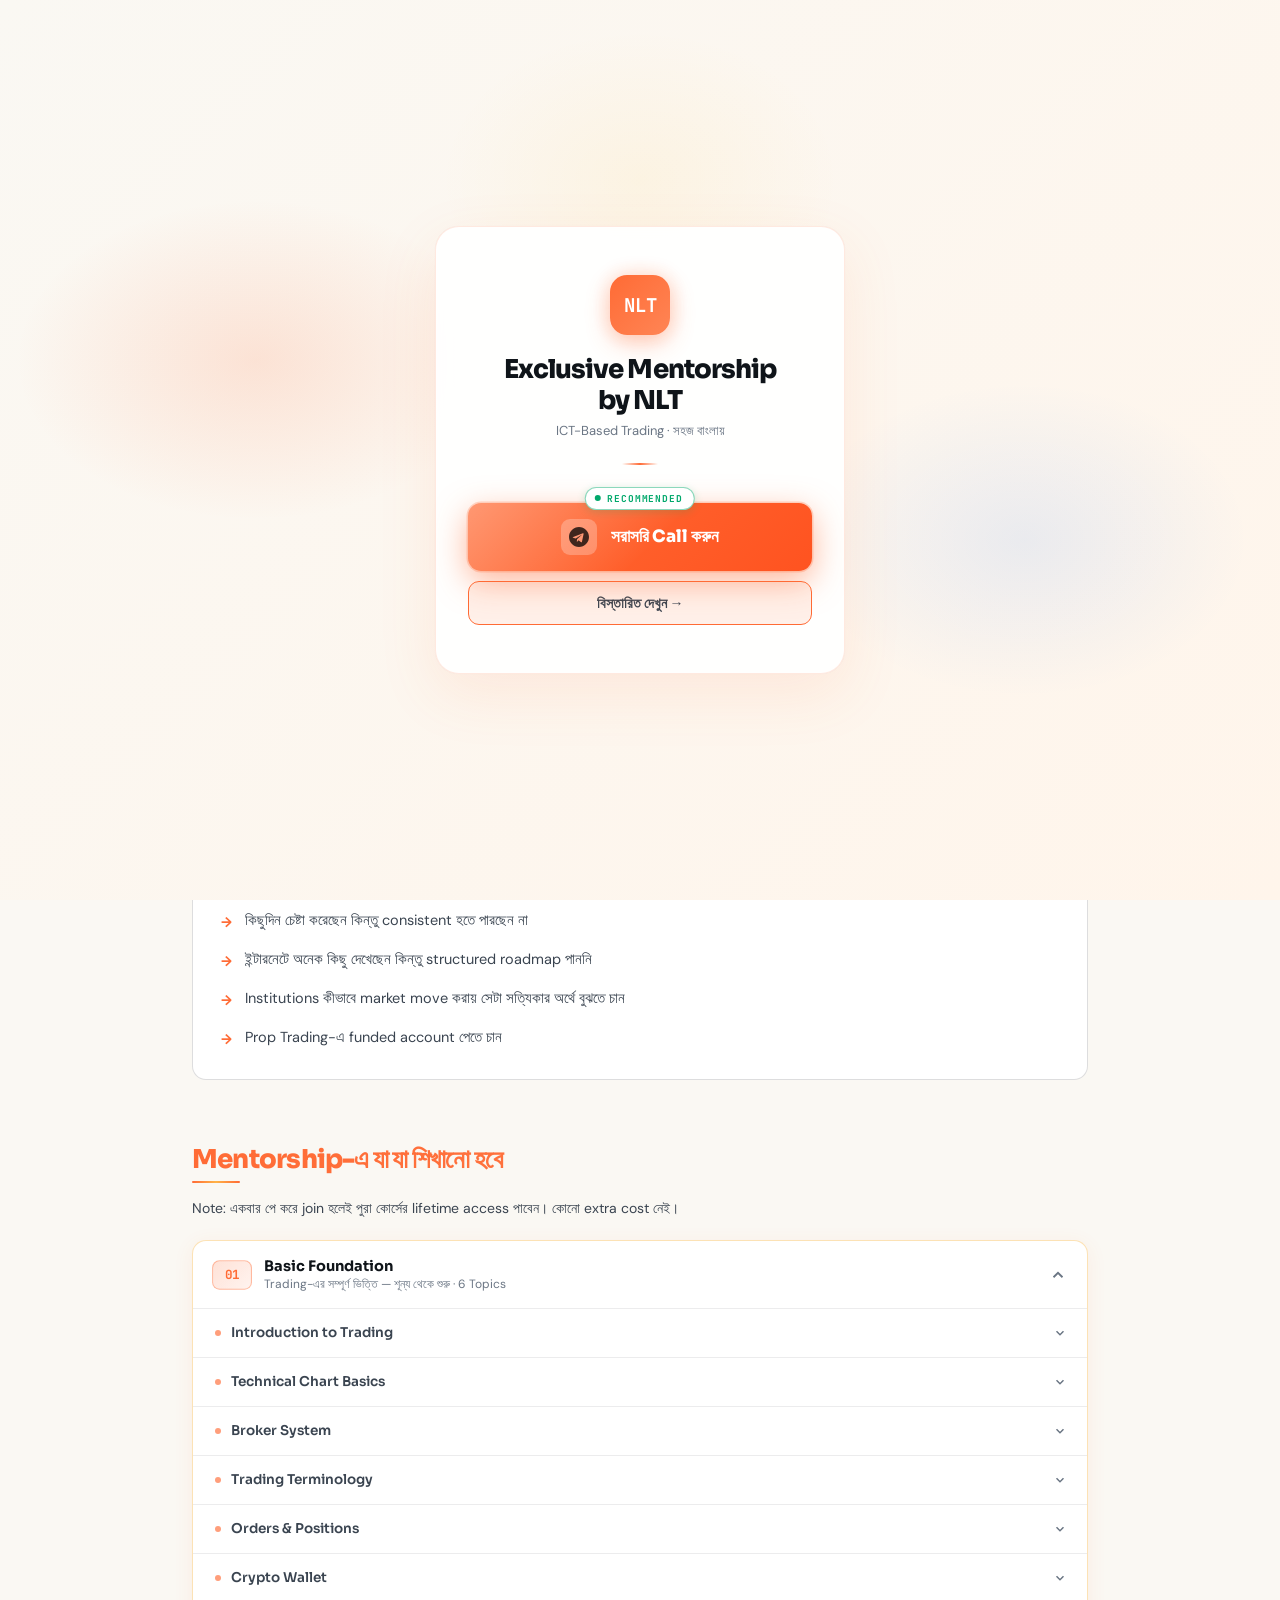
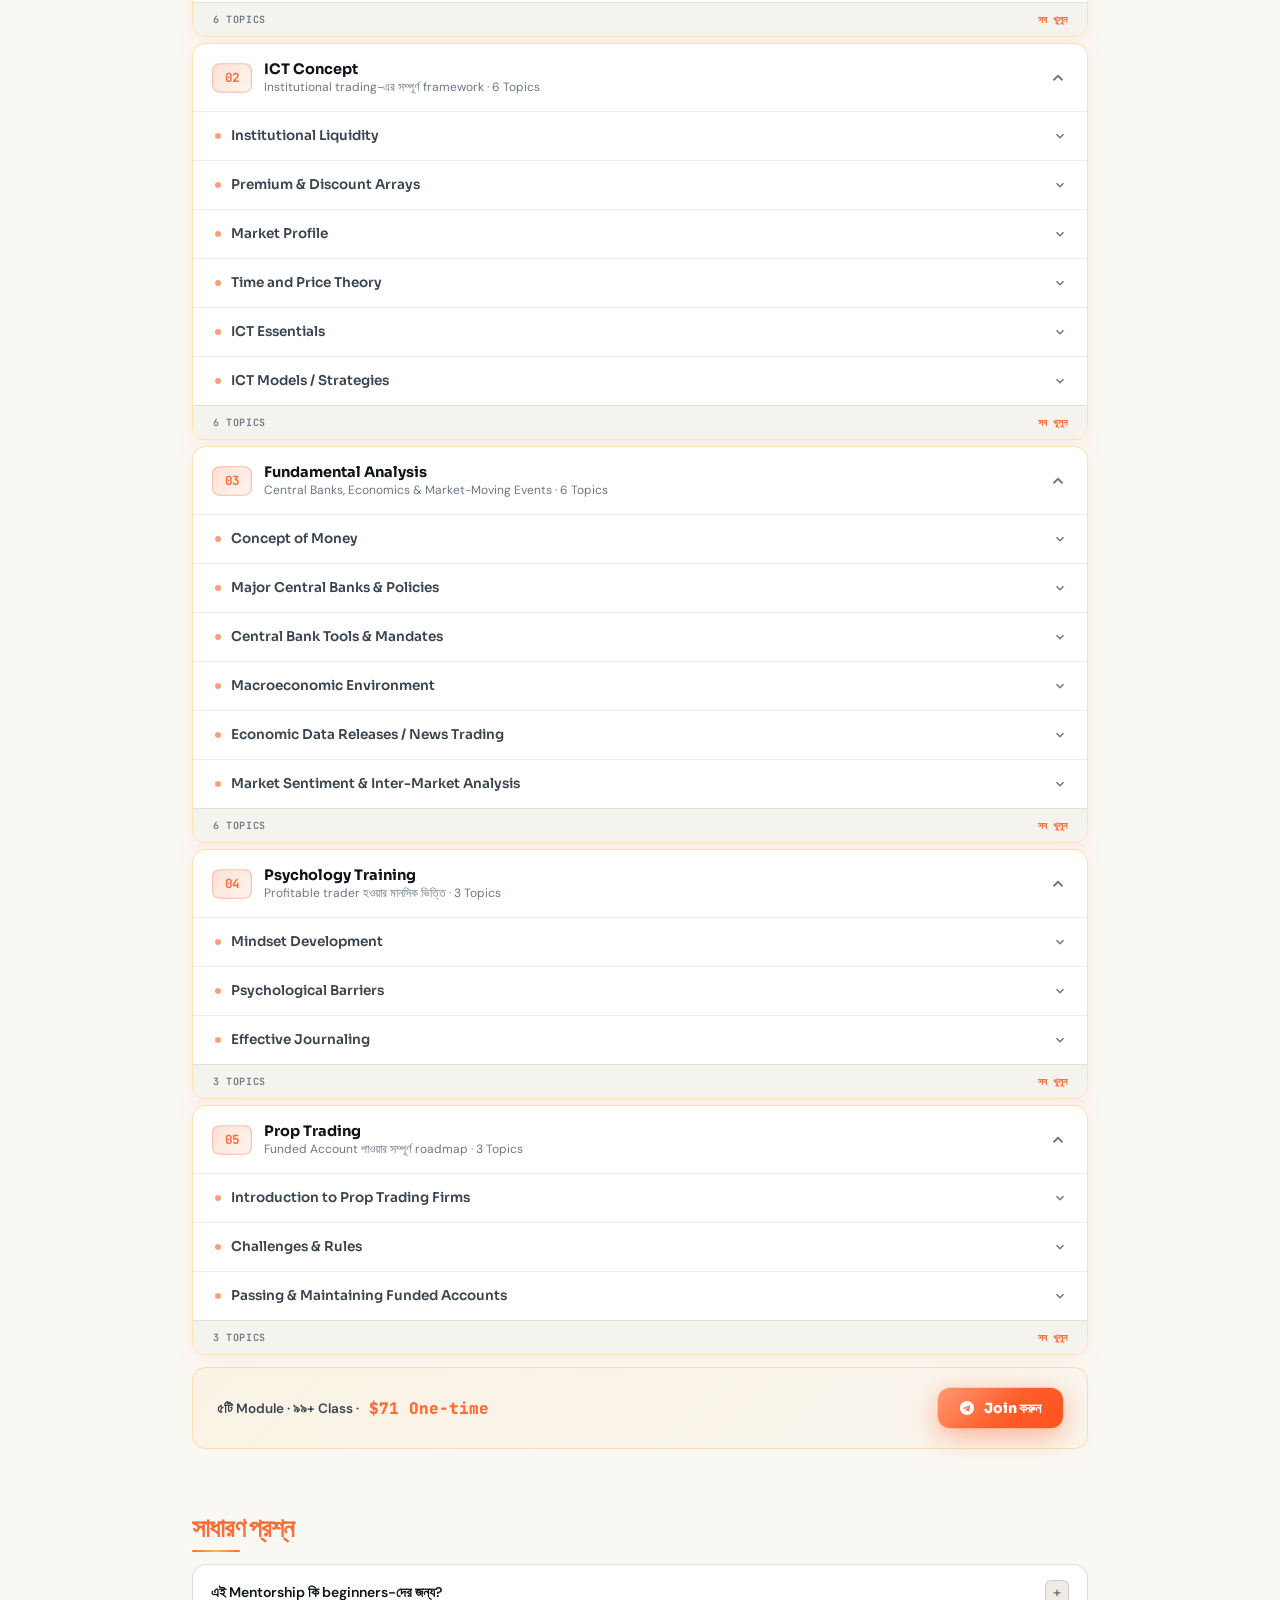
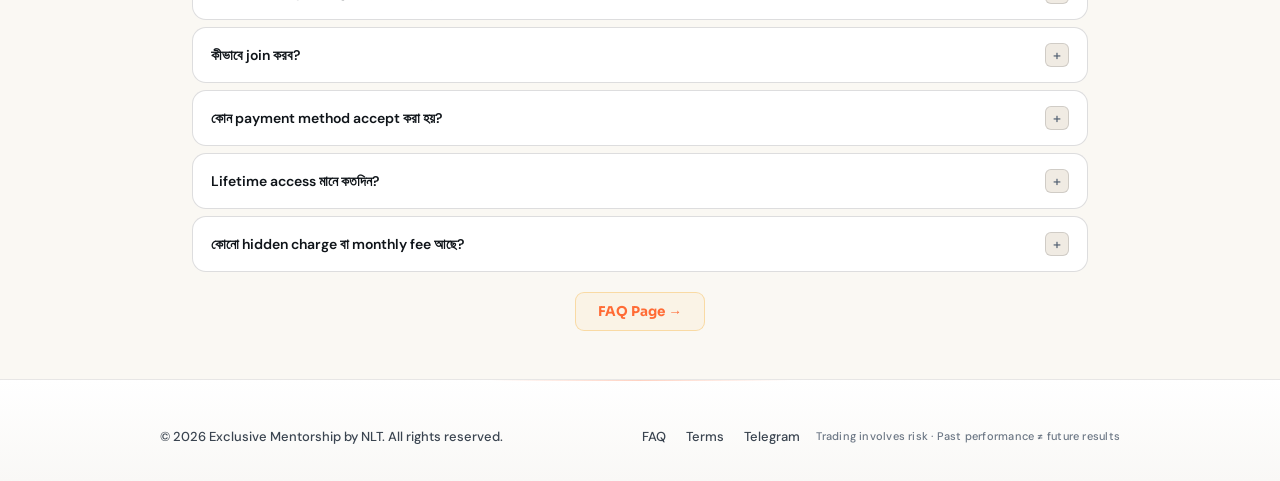
<file: index.html>
<!doctype html>
<html lang="bn-BD">
  <head>
    <meta charset="utf-8" />
    <meta content="width=device-width,initial-scale=1.0" name="viewport" />
    <meta name="theme-color" content="#faf8f3" />
    <title>Exclusive Mentorship by NLT | ICT-Based Trading শিখুন</title>
    <meta
      content="ICT Concept, Fundamental Analysis, Risk Management ও Trading Psychology — Basic থেকে Advanced পর্যন্ত, সহজ বাংলায়।"
      name="description"
    />
    <link rel="preconnect" href="https://fonts.googleapis.com" />
    <link rel="preconnect" href="https://fonts.gstatic.com" crossorigin />
    <link
      href="https://fonts.googleapis.com/css2?family=Sora:wght@400;500;600;700;800&family=DM+Sans:wght@400;500;600;700&family=JetBrains+Mono:wght@500;600;700&display=swap"
      rel="stylesheet"
    />
    <link
      href="data:image/svg+xml,%3Csvg xmlns='http://www.w3.org/2000/svg' viewBox='0 0 36 36'%3E%3Crect width='36' height='36' rx='9' fill='url(%23g)'/%3E%3Cdefs%3E%3ClinearGradient id='g' x1='0' y1='0' x2='1' y2='1'%3E%3Cstop offset='0%25' stop-color='%23d97706'/%3E%3Cstop offset='100%25' stop-color='%23b45309'/%3E%3C/linearGradient%3E%3C/defs%3E%3Ctext x='18' y='24' text-anchor='middle' font-family='system-ui' font-size='13' font-weight='800' fill='white'%3ENLT%3C/text%3E%3C/svg%3E"
      rel="icon"
      type="image/svg+xml"
    />
    <style>
      *,
      *::before,
      *::after {
        box-sizing: border-box;
        margin: 0;
        padding: 0;
      }

      :root {
        --bg: #faf8f3;
        --bg-card: #ffffff;
        --bg-elevated: #f5f3ee;
        --bg-surface: #f0ebe3;
        --ink: #0f1419;
        --ink-2: #3a4450;
        --ink-3: #6b7684;
        --line: rgba(15, 20, 25, 0.08);
        --line-s: rgba(15, 20, 25, 0.14);
        --amber: #ff6b35;
        --amber-s: #ff8555;
        --amber-dim: rgba(255, 107, 53, 0.09);
        --amber-b: rgba(255, 107, 53, 0.16);
        --blue: #0066ff;
        --blue-s: #3385ff;
        --blue-dim: rgba(0, 102, 255, 0.09);
        --blue-b: rgba(0, 102, 255, 0.15);
        --green: #00a86b;
        --green-s: #33bb7f;
        --H: "Sora", sans-serif;
        --B: "DM Sans", sans-serif;
        --M: "JetBrains Mono", monospace;
        --mw: 960px;
        --r: 14px;
      }

      html {
        scroll-behavior: smooth;
      }

      body {
        font-family: var(--B);
        color: var(--ink-2);
        background: var(--bg);
        -webkit-font-smoothing: antialiased;
        overflow-x: hidden;
      }

      a {
        color: inherit;
        text-decoration: none;
      }

      * {
        -webkit-tap-highlight-color: transparent;
      }

      a,
      button {
        touch-action: manipulation;
      }

      /* ══ DISCOUNT BAR ══ */
      .disc-bar {
        background: linear-gradient(90deg, #ffe8d6, #ffd9c0, #ffe8d6);
        border-bottom: 4px solid #ff6b35;
        border-top: 2px solid rgba(255, 107, 53, 0.3);
        padding: 10px 20px;
        display: flex;
        align-items: center;
        justify-content: center;
        gap: 12px;
        flex-wrap: wrap;
        position: relative;
        overflow: hidden;
        box-shadow: 0 4px 16px rgba(255, 107, 53, 0.18);
      }

      .disc-bar::before {
        content: "";
        position: absolute;
        inset: 0;
        background: radial-gradient(
          ellipse 60% 100% at 50%,
          rgba(255, 107, 53, 0.12),
          transparent
        );
        pointer-events: none;
      }

      .disc-bar.disc-urgent {
        animation: discPulse 1.2s ease-in-out infinite;
        box-shadow: 0 6px 24px rgba(255, 107, 53, 0.32);
      }

      @keyframes discPulse {
        0%,
        100% {
          transform: translateY(0);
          box-shadow: 0 6px 24px rgba(255, 107, 53, 0.32);
        }

        50% {
          transform: translateY(-2px);
          box-shadow: 0 8px 28px rgba(255, 107, 53, 0.42);
        }
      }

      .disc-fl {
        font-family: var(--M);
        font-size: 12px;
        font-weight: 900;
        color: #d94000;
        letter-spacing: 0.06em;
        text-transform: uppercase;
        position: relative;
        z-index: 1;
        white-space: nowrap;
        display: inline-flex;
        align-items: center;
        gap: 6px;
      }

      .disc-fl-fire {
        font-size: 15px;
        display: inline-block;
        animation: fireAnim 1s ease-in-out infinite;
      }

      @keyframes fireAnim {
        0%,
        100% {
          transform: scaleY(1) rotate(-2deg);
        }

        50% {
          transform: scaleY(1.08) rotate(2deg);
        }
      }

      .disc-price-group {
        display: inline-flex;
        align-items: center;
        gap: 6px;
        position: relative;
        z-index: 1;
      }

      .disc-orig {
        font-family: var(--M);
        font-size: 13px;
        font-weight: 700;
        color: #7a3a10;
        text-decoration: line-through;
        text-decoration-color: #d94000;
      }

      .disc-arr {
        color: #d94000;
        font-weight: 900;
        font-size: 13px;
        animation: arrBounce 0.7s ease-in-out infinite;
      }

      @keyframes arrBounce {
        0%,
        100% {
          transform: translateX(0);
        }

        50% {
          transform: translateX(4px);
        }
      }

      .disc-now {
        font-family: var(--M);
        font-size: 22px;
        font-weight: 900;
        color: #d94000;
        letter-spacing: -0.02em;
        text-shadow: 0 2px 4px rgba(217, 64, 0, 0.18);
      }

      .disc-badge {
        display: inline-flex;
        align-items: center;
        justify-content: center;
        font-family: var(--M);
        font-size: 13px;
        font-weight: 900;
        letter-spacing: 0.06em;
        text-transform: uppercase;
        background: linear-gradient(
          135deg,
          rgba(255, 107, 53, 0.18),
          rgba(217, 64, 0, 0.13)
        );
        color: #d94000;
        border: 1.5px solid #ff6b35;
        padding: 5px 14px;
        border-radius: 100px;
        position: relative;
        z-index: 1;
        box-shadow: 0 2px 6px rgba(217, 64, 0, 0.12);
      }

      .disc-vdiv {
        width: 1px;
        height: 26px;
        background: rgba(255, 107, 53, 0.25);
        flex-shrink: 0;
        position: relative;
        z-index: 1;
      }

      .disc-timer-wrap {
        display: inline-flex;
        align-items: center;
        gap: 6px;
        position: relative;
        z-index: 1;
      }

      .disc-timer-lbl {
        font-family: var(--M);
        font-size: 9px;
        font-weight: 700;
        color: #c43a00;
        letter-spacing: 0.07em;
        text-transform: uppercase;
        white-space: nowrap;
        display: inline-flex;
        align-items: center;
        gap: 5px;
      }

      .disc-timer-lbl::before {
        content: "";
        width: 7px;
        height: 7px;
        border-radius: 50%;
        background: #e03a00;
        flex-shrink: 0;
        animation: timerDot 0.9s ease-in-out infinite;
      }

      @keyframes timerDot {
        0%,
        100% {
          opacity: 1;
          transform: scale(1);
        }

        50% {
          opacity: 0.4;
          transform: scale(0.7);
        }
      }

      .disc-clock {
        display: inline-flex;
        align-items: center;
        gap: 2px;
      }

      .disc-unit {
        display: flex;
        flex-direction: column;
        align-items: center;
        gap: 2px;
      }

      .disc-d {
        font-family: var(--M);
        font-size: 17px;
        font-weight: 900;
        color: #fff;
        background: #d94000;
        padding: 4px 7px;
        border-radius: 5px;
        min-width: 32px;
        text-align: center;
        line-height: 1.1;
        letter-spacing: -0.01em;
        font-variant-numeric: tabular-nums;
        box-shadow:
          0 2px 8px rgba(217, 64, 0, 0.3),
          inset 0 1px 0 rgba(255, 255, 255, 0.18);
        display: block;
      }

      .disc-d.flip {
        animation: digitFlip 0.22s ease-in-out;
      }

      @keyframes digitFlip {
        0% {
          transform: scaleY(1);
          opacity: 1;
        }

        40% {
          transform: scaleY(0);
          opacity: 0;
        }

        60% {
          transform: scaleY(0);
          opacity: 0;
        }

        100% {
          transform: scaleY(1);
          opacity: 1;
        }
      }

      .disc-u-lbl {
        font-family: var(--M);
        font-size: 7.5px;
        font-weight: 700;
        color: #b04000;
        letter-spacing: 0.04em;
        text-transform: uppercase;
      }

      .disc-sep2 {
        font-family: var(--M);
        font-size: 18px;
        font-weight: 900;
        color: rgba(255, 107, 53, 0.5);
        margin: 0 1px;
        align-self: flex-start;
        padding-top: 2px;
        line-height: 1.25;
      }

      .disc-bar.disc-urgent .disc-d {
        background: #c00000;
        box-shadow: 0 2px 10px rgba(180, 0, 0, 0.35);
        animation: urgentFlash 0.65s ease-in-out infinite;
      }

      @keyframes urgentFlash {
        0%,
        100% {
          opacity: 1;
        }

        50% {
          opacity: 0.7;
        }
      }

      .disc-bar.disc-urgent .disc-u-lbl,
      .disc-bar.disc-urgent .disc-sep2,
      .disc-bar.disc-urgent .disc-timer-lbl {
        color: #a00000;
      }

      @media (max-width: 680px) {
        .disc-fl {
          display: none;
        }

        .disc-vdiv {
          display: none;
        }
      }

      @media (max-width: 520px) {
        .disc-bar {
          padding: 7px 10px;
          gap: 7px;
        }

        .disc-timer-lbl {
          display: none;
        }

        .disc-d {
          font-size: 14px;
          min-width: 27px;
          padding: 3px 5px;
        }

        .disc-sep2 {
          font-size: 15px;
        }

        .disc-u-lbl {
          font-size: 7px;
        }

        .disc-now {
          font-size: 18px;
        }

        .disc-badge {
          font-size: 10px;
          padding: 4px 9px;
        }
      }

      @media (max-width: 400px) {
        .disc-orig {
          display: none;
        }

        .disc-arr {
          display: none;
        }
      }

      /* ══ ENTRY OVERLAY ══ */
      .eo {
        position: fixed;
        inset: 0;
        z-index: 9999;
        background: linear-gradient(
          135deg,
          #faf8f3 0%,
          #fff5eb 25%,
          #faf8f3 50%,
          #f0ebe3 75%,
          #faf8f3 100%
        );
        background-size: 400% 400%;
        animation: gradientShift 15s ease infinite;
        backdrop-filter: blur(14px);
        -webkit-backdrop-filter: blur(14px);
        display: flex;
        align-items: center;
        justify-content: center;
        padding: 24px;
        transition: opacity 0.4s ease;
        overflow: hidden;
      }

      @keyframes gradientShift {
        0% {
          background-position: 0% 50%;
        }

        50% {
          background-position: 100% 50%;
        }

        100% {
          background-position: 0% 50%;
        }
      }

      .eo::before {
        content: "";
        position: absolute;
        inset: 0;
        background:
          radial-gradient(
            ellipse 600px 400px at 20% 40%,
            rgba(255, 107, 53, 0.15),
            transparent 40%
          ),
          radial-gradient(
            ellipse 500px 350px at 80% 60%,
            rgba(0, 102, 255, 0.08),
            transparent 45%
          ),
          radial-gradient(
            ellipse 400px 300px at 50% 20%,
            rgba(255, 180, 0, 0.06),
            transparent 50%
          );
        pointer-events: none;
        animation: gradientFloat 20s ease-in-out infinite;
      }

      @keyframes gradientFloat {
        0%,
        100% {
          transform: translate(0, 0) scale(1);
        }

        25% {
          transform: translate(20px, -15px) scale(1.05);
        }

        50% {
          transform: translate(-10px, 20px) scale(1);
        }

        75% {
          transform: translate(15px, -10px) scale(1.03);
        }
      }

      .eo.hide {
        opacity: 0;
        pointer-events: none;
      }

      .eo-box {
        position: relative;
        z-index: 1;
        max-width: 410px;
        width: 100%;
        text-align: center;
        background: rgba(255, 255, 255, 0.92);
        backdrop-filter: blur(20px);
        -webkit-backdrop-filter: blur(20px);
        border: 1px solid rgba(255, 107, 53, 0.15);
        border-radius: 24px;
        padding: 48px 32px;
        box-shadow:
          0 20px 60px rgba(255, 107, 53, 0.1),
          0 0 1px rgba(15, 20, 25, 0.1);
        animation: slideUp 0.6s cubic-bezier(0.34, 1.56, 0.64, 1);
      }

      @keyframes slideUp {
        from {
          opacity: 0;
          transform: translateY(30px);
        }

        to {
          opacity: 1;
          transform: translateY(0);
        }
      }

      .eo-logo {
        width: 60px;
        height: 60px;
        margin: 0 auto 20px;
        background: linear-gradient(135deg, #ff6b35, #ff8555);
        border-radius: 17px;
        display: flex;
        align-items: center;
        justify-content: center;
        font-family: var(--M);
        font-size: 19px;
        font-weight: 700;
        color: #ffffff;
        box-shadow:
          0 8px 24px rgba(255, 107, 53, 0.3),
          0 0 20px rgba(255, 107, 53, 0.2);
        position: relative;
        animation: logoFloat 3s ease-in-out infinite;
      }

      @keyframes logoFloat {
        0%,
        100% {
          transform: translateY(0);
        }

        50% {
          transform: translateY(-8px);
        }
      }

      .eo-title {
        font-family: var(--H);
        font-size: clamp(21px, 5vw, 26px);
        font-weight: 800;
        color: var(--ink);
        letter-spacing: -0.035em;
        line-height: 1.18;
        margin-bottom: 5px;
      }

      .eo-sub {
        font-size: 13px;
        color: var(--ink-3);
        margin-bottom: 22px;
        line-height: 1.5;
      }

      .eo-div {
        width: 36px;
        height: 2px;
        background: linear-gradient(
          90deg,
          transparent,
          var(--amber),
          transparent
        );
        margin: 0 auto 22px;
      }

      .eo-btns {
        display: flex;
        flex-direction: column;
        gap: 10px;
      }

      /* wrapper holds the floating tag + button together */
      .eo-call-wrap {
        position: relative;
        padding-top: 16px;
      }

      /* floating recommended tag — sits above button, centered */
      .eo-call-rec {
        position: absolute;
        top: 0;
        left: 50%;
        transform: translateX(-50%);
        z-index: 10;
        display: inline-flex;
        align-items: center;
        gap: 6px;
        font-family: var(--M);
        font-size: 9.5px;
        font-weight: 700;
        letter-spacing: 0.1em;
        text-transform: uppercase;
        background: #ffffff;
        color: #00a86b;
        border: 1px solid rgba(0, 168, 107, 0.45);
        padding: 4px 11px 4px 9px;
        border-radius: 100px;
        white-space: nowrap;
        box-shadow: 0 2px 8px rgba(0, 168, 107, 0.2);
      }

      .eo-rec-dot {
        width: 6px;
        height: 6px;
        border-radius: 50%;
        background: #00a86b;
        box-shadow: 0 0 0 0 rgba(0, 168, 107, 0.7);
        animation: recPulse 1.6s ease-in-out infinite;
        flex-shrink: 0;
      }

      @keyframes recPulse {
        0% {
          box-shadow: 0 0 0 0 rgba(0, 168, 107, 0.7);
        }

        60% {
          box-shadow: 0 0 0 5px rgba(0, 168, 107, 0);
        }

        100% {
          box-shadow: 0 0 0 0 rgba(0, 168, 107, 0);
        }
      }

      .eo-call {
        display: flex;
        align-items: center;
        justify-content: center;
        gap: 14px;
        background: linear-gradient(135deg, #ff6b35 0%, #ff5320 100%);
        color: #ffffff;
        padding: 16px 26px;
        border-radius: 13px;
        cursor: pointer;
        position: relative;
        overflow: hidden;
        transition: all 0.28s cubic-bezier(0.34, 1.56, 0.64, 1);
        box-shadow:
          0 10px 32px rgba(255, 107, 53, 0.5),
          0 0 0 1.5px rgba(255, 107, 53, 0.25);
        text-align: center;
        width: 100%;
        border: none;
      }

      .eo-call::before {
        content: "";
        position: absolute;
        inset: 0;
        background: linear-gradient(
          135deg,
          rgba(255, 255, 255, 0.3),
          transparent 55%
        );
        pointer-events: none;
      }

      .eo-call::after {
        content: "";
        position: absolute;
        top: 0;
        left: -100%;
        width: 60%;
        height: 100%;
        background: linear-gradient(
          90deg,
          transparent,
          rgba(255, 255, 255, 0.4),
          transparent
        );
        animation: btnShimmer 2.8s ease-in-out infinite;
      }

      .eo-call-ic {
        flex-shrink: 0;
        width: 36px;
        height: 36px;
        border-radius: 9px;
        background: rgba(255, 255, 255, 0.25);
        display: flex;
        align-items: center;
        justify-content: center;
        position: relative;
        z-index: 1;
      }

      .eo-call-body {
        position: relative;
        z-index: 1;
      }

      .eo-call-main {
        font-family: var(--H);
        font-size: 17px;
        font-weight: 900;
        color: #ffffff;
        line-height: 1;
        display: block;
      }

      .eo-call:hover {
        transform: translateY(-4px) scale(1.02);
        box-shadow:
          0 16px 48px rgba(255, 107, 53, 0.65),
          0 0 0 2px rgba(255, 107, 53, 0.4);
        background: linear-gradient(135deg, #ff5320 0%, #ff3d00 100%);
      }

      .eo-call:active {
        transform: translateY(-2px) scale(1.01);
      }

      .eo-skip {
        display: flex;
        align-items: center;
        justify-content: center;
        gap: 8px;
        background: rgba(255, 107, 53, 0.1);
        color: #3a4450;
        padding: 12px 22px;
        border-radius: 11px;
        border: 1.5px solid #ff6b35;
        font-family: var(--H);
        font-size: 14px;
        font-weight: 700;
        cursor: pointer;
        text-decoration: none;
        transition: all 0.22s;
        font-weight: 700;
      }

      .eo-skip:hover {
        border-color: #ff5320;
        background: rgba(255, 107, 53, 0.2);
        color: #0f1419;
        transform: translateY(-2px);
      }

      .eo-skip:active {
        transform: translateY(0);
      }

      body.locked {
        overflow: hidden;
      }

      /* ══ STICKY HEADER WRAPPER ══ */
      .sticky-header {
        position: sticky;
        top: 0;
        z-index: 200;
      }

      /* ══ NAV ══ */
      .navbar {
        position: relative;
        background: rgba(250, 248, 243, 0.92);
        backdrop-filter: blur(20px);
        -webkit-backdrop-filter: blur(20px);
        border-bottom: 1px solid var(--line);
        transition: box-shadow 0.3s;
      }

      .navbar.scrolled {
        box-shadow: 0 2px 12px rgba(0, 0, 0, 0.08);
      }

      .nav-inner {
        max-width: var(--mw);
        margin: 0 auto;
        height: 62px;
        display: flex;
        align-items: center;
        justify-content: space-between;
        padding: 0 32px;
        gap: 16px;
      }

      .nav-logo {
        display: flex;
        align-items: center;
        gap: 10px;
      }

      .nav-logo-mark {
        width: 36px;
        height: 36px;
        background: linear-gradient(135deg, #ff6b35, #ff8555);
        border-radius: 10px;
        display: flex;
        align-items: center;
        justify-content: center;
        font-family: var(--M);
        font-size: 12px;
        font-weight: 700;
        color: #ffffff;
        flex-shrink: 0;
      }

      .nav-logo-name {
        font-family: var(--H);
        font-size: 13px;
        font-weight: 700;
        color: var(--ink);
        display: block;
        line-height: 1.3;
      }

      .nav-logo-sub {
        font-size: 10px;
        color: var(--ink-3);
        letter-spacing: 0.06em;
        display: block;
      }

      .nav-right {
        display: flex;
        align-items: center;
        gap: 6px;
      }

      .nav-link {
        font-size: 13px;
        font-weight: 600;
        color: var(--ink-2);
        padding: 7px 13px;
        border-radius: 8px;
        transition: all 0.2s;
      }

      .nav-link:hover {
        background: rgba(15, 20, 25, 0.06);
        color: var(--ink);
      }

      .nav-link.active {
        color: var(--amber);
      }

      .nav-cta {
        display: inline-flex;
        align-items: center;
        gap: 7px;
        background: linear-gradient(135deg, #ff6b35, #ff5320);
        color: #ffffff;
        font-family: var(--M);
        font-size: 12.5px;
        font-weight: 900;
        padding: 9px 18px;
        border-radius: 9px;
        text-decoration: none;
        position: relative;
        overflow: hidden;
        transition: all 0.25s cubic-bezier(0.34, 1.56, 0.64, 1);
        box-shadow: 0 4px 14px rgba(255, 107, 53, 0.45);
        letter-spacing: 0.01em;
        border: none;
        cursor: pointer;
      }

      .nav-cta::before {
        content: "";
        position: absolute;
        inset: 0;
        background: linear-gradient(
          135deg,
          rgba(255, 255, 255, 0.3),
          transparent 55%
        );
        pointer-events: none;
      }

      .nav-cta::after {
        content: "";
        position: absolute;
        top: 0;
        left: -100%;
        width: 60%;
        height: 100%;
        background: linear-gradient(
          90deg,
          transparent,
          rgba(255, 255, 255, 0.4),
          transparent
        );
        animation: btnShimmer 3s ease-in-out infinite;
      }

      .nav-cta:hover {
        transform: translateY(-2px) scale(1.05);
        box-shadow: 0 8px 24px rgba(255, 107, 53, 0.6);
        background: linear-gradient(135deg, #ff5320, #ff3d00);
      }

      .nav-cta:active {
        transform: translateY(0) scale(1.02);
      }

      @media (max-width: 540px) {
        .nav-link:not(.active) {
          display: none;
        }
      }

      /* ══ HERO ══ */
      .hero {
        position: relative;
        overflow: hidden;
        padding: 80px 32px 72px;
        background: linear-gradient(
          168deg,
          #faf8f3 0%,
          #fff4ed 48%,
          #fff9f5 100%
        );
      }

      .hero::before {
        content: "";
        position: absolute;
        inset: 0;
        background: radial-gradient(
          ellipse 55% 45% at 50% 0%,
          rgba(245, 158, 11, 0.13) 0%,
          transparent 62%
        );
        pointer-events: none;
      }

      .hero::after {
        content: "";
        position: absolute;
        inset: 0;
        background-image:
          linear-gradient(rgba(245, 158, 11, 0.018) 1px, transparent 1px),
          linear-gradient(90deg, rgba(245, 158, 11, 0.018) 1px, transparent 1px);
        background-size: 50px 50px;
        pointer-events: none;
        mask-image: radial-gradient(
          ellipse 55% 50% at 50% 25%,
          black 10%,
          transparent 65%
        );
        -webkit-mask-image: radial-gradient(
          ellipse 55% 50% at 50% 25%,
          black 10%,
          transparent 65%
        );
      }

      .hero-inner {
        max-width: 780px;
        margin: 0 auto;
        position: relative;
        z-index: 1;
        text-align: center;
      }

      .hero-badge {
        display: inline-block;
        font-family: var(--M);
        font-size: 11px;
        font-weight: 700;
        letter-spacing: 0.08em;
        padding: 7px 18px;
        border-radius: 100px;
        background: linear-gradient(
          135deg,
          rgba(245, 158, 11, 0.18),
          rgba(245, 158, 11, 0.06)
        );
        border: 1px solid var(--amber-b);
        color: var(--amber-s);
        margin-bottom: 22px;
        animation: fU 0.5s ease both;
      }

      .hero h1 {
        font-family: var(--H);
        font-size: clamp(30px, 6vw, 56px);
        font-weight: 800;
        color: var(--ink);
        line-height: 1.15;
        letter-spacing: -0.04em;
        margin-bottom: 20px;
        animation: fU 0.55s ease 0.1s both;
      }

      .hero h1 em {
        background: linear-gradient(
          135deg,
          #ff6b35 0%,
          #ff8555 40%,
          #ff6b35 100%
        );
        background-size: 200% auto;
        -webkit-background-clip: text;
        -webkit-text-fill-color: transparent;
        background-clip: text;
        animation: shimmer 4s linear infinite;
        font-style: normal;
      }

      @keyframes shimmer {
        0% {
          background-position: 0% center;
        }

        100% {
          background-position: 200% center;
        }
      }

      @keyframes fU {
        from {
          opacity: 0;
          transform: translateY(18px);
        }

        to {
          opacity: 1;
          transform: translateY(0);
        }
      }

      .hero-sub {
        font-size: 15.5px;
        color: var(--ink-2);
        line-height: 1.82;
        margin-bottom: 28px;
        animation: fU 0.55s ease 0.18s both;
      }

      .hero-stats {
        display: inline-flex;
        flex-wrap: wrap;
        justify-content: center;
        gap: 10px;
        margin-bottom: 32px;
        animation: fU 0.55s ease 0.28s both;
      }

      .hero-stat {
        background: rgba(245, 158, 11, 0.05);
        border: 1px solid rgba(245, 158, 11, 0.12);
        border-radius: 14px;
        padding: 16px 22px;
        text-align: center;
        transition:
          border-color 0.2s,
          background 0.2s;
      }

      .stat-val {
        font-family: var(--H);
        font-size: 20px;
        font-weight: 900;
        color: #ff6b35;
        line-height: 1;
        margin-bottom: 4px;
      }

      .stat-lbl {
        font-family: var(--M);
        font-size: 10px;
        color: #3a4450;
        font-weight: 700;
        letter-spacing: 0.1em;
        text-transform: uppercase;
      }

      .hero-stat:hover {
        background: rgba(255, 107, 53, 0.1);
        border-color: rgba(255, 107, 53, 0.35);
      }

      .hero-ctas {
        display: flex;
        flex-wrap: wrap;
        justify-content: center;
        gap: 12px;
        animation: fU 0.55s ease 0.36s both;
      }

      /* ══ BUTTONS ══ */
      .btn-primary {
        display: inline-flex;
        align-items: center;
        justify-content: center;
        gap: 10px;
        background: linear-gradient(135deg, #ff6b35 0%, #ff5320 100%);
        color: #ffffff;
        font-family: var(--H);
        font-size: 16px;
        font-weight: 900;
        padding: 15px 32px;
        border-radius: 12px;
        text-decoration: none;
        position: relative;
        overflow: hidden;
        transition: all 0.3s cubic-bezier(0.34, 1.56, 0.64, 1);
        box-shadow:
          0 8px 28px rgba(255, 107, 53, 0.5),
          0 0 0 1px rgba(255, 107, 53, 0.2);
        white-space: nowrap;
        letter-spacing: -0.01em;
        border: none;
        cursor: pointer;
      }

      .btn-primary::before {
        content: "";
        position: absolute;
        inset: 0;
        background: linear-gradient(
          135deg,
          rgba(255, 255, 255, 0.3) 0%,
          transparent 55%
        );
        pointer-events: none;
      }

      .btn-primary::after {
        content: "";
        position: absolute;
        top: 0;
        left: -100%;
        width: 60%;
        height: 100%;
        background: linear-gradient(
          90deg,
          transparent,
          rgba(255, 255, 255, 0.4),
          transparent
        );
        animation: btnShimmer 2.6s ease-in-out infinite;
      }

      .btn-primary:hover {
        transform: translateY(-4px) scale(1.03);
        box-shadow:
          0 14px 48px rgba(255, 107, 53, 0.7),
          0 0 0 2px rgba(255, 107, 53, 0.3);
        background: linear-gradient(135deg, #ff5320 0%, #ff3d00 100%);
      }

      .btn-primary:active {
        transform: translateY(-2px) scale(1.01);
      }

      .btn-ghost {
        display: inline-flex;
        align-items: center;
        justify-content: center;
        gap: 8px;
        color: #0f1419;
        font-family: var(--H);
        font-size: 15px;
        font-weight: 800;
        padding: 14px 28px;
        border: 2px solid #ff6b35;
        border-radius: 12px;
        background: transparent;
        text-decoration: none;
        transition: all 0.25s;
        white-space: nowrap;
        position: relative;
        cursor: pointer;
      }

      .btn-ghost:hover {
        border-color: #ff5320;
        background: #ffe8d6;
        color: #0f1419;
        transform: translateY(-2px);
        box-shadow: 0 8px 20px rgba(255, 107, 53, 0.25);
      }

      .btn-ghost:active {
        transform: translateY(0);
      }

      /* ══ MARQUEE ══ */
      /* ══ LAYOUT ══ */
      .wrap {
        max-width: var(--mw);
        margin: 0 auto;
        padding: 64px 32px 0;
      }

      /* ══ SECTION TITLE (single golden) ══ */
      .s-ttl {
        font-family: var(--H);
        font-size: clamp(21px, 3vw, 26px);
        font-weight: 800;
        background: linear-gradient(
          135deg,
          #ff6b35 0%,
          #ff8555 50%,
          #ff6b35 100%
        );
        background-size: 200% auto;
        -webkit-background-clip: text;
        -webkit-text-fill-color: transparent;
        background-clip: text;
        letter-spacing: -0.03em;
        line-height: 1.2;
        margin-bottom: 20px;
      }

      /* ══ FOR WHOM ══ */
      .fw-box {
        background: var(--bg-card);
        border: 1px solid var(--line-s);
        border-radius: var(--r);
        padding: 28px;
        margin-bottom: 64px;
      }

      .fw-list {
        list-style: none;
        display: flex;
        flex-direction: column;
        gap: 13px;
      }

      .fw-list li {
        display: flex;
        align-items: flex-start;
        gap: 13px;
        font-size: 14.5px;
        color: var(--ink-2);
        line-height: 1.72;
      }

      .fw-list li::before {
        content: "→";
        flex-shrink: 0;
        font-weight: 700;
        color: var(--amber);
        font-size: 14px;
        margin-top: 2px;
      }

      /* ══ MENTORSHIP BENEFITS GRID ══ */
      .mb-section {
        margin-bottom: 64px;
      }

      .mb-card {
        position: relative;
        overflow: hidden;
        background: var(--bg-card);
        border: 1px solid var(--amber-b);
        border-radius: var(--r);
        padding: 28px;
      }

      .mb-card::before {
        content: "";
        position: absolute;
        inset: 0;
        background: radial-gradient(
          ellipse 55% 55% at 50% 0%,
          rgba(245, 158, 11, 0.08) 0%,
          transparent 62%
        );
        pointer-events: none;
      }

      .mb-card::after {
        content: "";
        position: absolute;
        top: 0;
        left: 0;
        right: 0;
        height: 1px;
        background: linear-gradient(
          90deg,
          transparent 5%,
          var(--amber) 50%,
          transparent 95%
        );
        opacity: 0.4;
      }

      .mb-inner {
        position: relative;
        z-index: 1;
      }

      .mb-ey {
        display: inline-block;
        font-family: var(--M);
        font-size: 9px;
        font-weight: 700;
        letter-spacing: 0.14em;
        color: var(--amber);
        background: var(--amber-dim);
        border: 1px solid var(--amber-b);
        padding: 4px 12px;
        border-radius: 100px;
        text-transform: uppercase;
        margin-bottom: 13px;
      }

      .mb-title {
        font-family: var(--H);
        font-size: clamp(18px, 3vw, 22px);
        font-weight: 800;
        color: var(--ink);
        letter-spacing: -0.03em;
        line-height: 1.2;
        margin-bottom: 22px;
      }

      .mb-grid {
        display: grid;
        grid-template-columns: 1fr 1fr;
        gap: 12px;
      }

      .mb-item {
        background: rgba(245, 158, 11, 0.04);
        border: 1px solid var(--amber-b);
        border-radius: 12px;
        padding: 18px 16px;
        display: flex;
        align-items: flex-start;
        gap: 14px;
        transition:
          background 0.2s,
          border-color 0.2s;
      }

      .mb-item:hover {
        background: rgba(245, 158, 11, 0.08);
        border-color: rgba(245, 158, 11, 0.35);
      }

      .mb-icon {
        flex-shrink: 0;
        width: 42px;
        height: 42px;
        background: var(--amber-dim);
        border: 1px solid var(--amber-b);
        border-radius: 10px;
        display: flex;
        align-items: center;
        justify-content: center;
        font-size: 20px;
      }

      .mb-name {
        font-family: var(--H);
        font-size: 13.5px;
        font-weight: 700;
        color: var(--ink);
        margin-bottom: 4px;
        line-height: 1.3;
      }

      .mb-info {
        font-size: 12px;
        color: var(--ink-2);
        line-height: 1.6;
      }

      @media (max-width: 540px) {
        .mb-grid {
          grid-template-columns: 1fr;
        }

        .mb-card {
          padding: 24px 20px;
        }
      }

      /* ══ COURSE OUTLINE ══ */
      .co-section {
        margin-bottom: 64px;
      }

      /* Module */
      .co-mod {
        background: var(--bg-card);
        border: 1px solid var(--line-s);
        border-radius: var(--r);
        overflow: hidden;
        margin-bottom: 6px;
        transition: border-color 0.25s;
      }

      .co-mod.open {
        border-color: rgba(245, 158, 11, 0.3);
      }

      .co-mod-hd {
        display: flex;
        align-items: center;
        gap: 13px;
        padding: 16px 20px;
        cursor: pointer;
        transition: background 0.2s;
        user-select: none;
      }

      .co-mod-hd:hover {
        background: rgba(245, 158, 11, 0.02);
      }

      .co-num {
        font-family: var(--M);
        font-size: 12px;
        font-weight: 700;
        color: var(--amber);
        background: var(--amber-dim);
        border: 1px solid var(--amber-b);
        border-radius: 7px;
        padding: 5px 9px;
        flex-shrink: 0;
        min-width: 38px;
        text-align: center;
      }

      .co-mi {
        flex: 1;
        min-width: 0;
      }

      .co-mt {
        font-family: var(--H);
        font-size: 14.5px;
        font-weight: 700;
        color: var(--ink);
        margin-bottom: 1px;
      }

      .co-ms {
        font-size: 12px;
        color: var(--ink-3);
      }

      .co-chev {
        color: var(--ink-3);
        transition: transform 0.3s;
        flex-shrink: 0;
      }

      .co-mod.open .co-chev {
        transform: rotate(180deg);
      }

      /* Module body */
      .co-body {
        max-height: 0;
        overflow: hidden;
        transition: max-height 0.42s cubic-bezier(0.4, 0, 0.2, 1);
      }

      .co-mod.open .co-body {
        max-height: 3000px;
      }

      /* Topic */
      .co-tp {
        border-top: 1px solid var(--line);
      }

      .co-tp-hd {
        display: flex;
        align-items: center;
        gap: 10px;
        padding: 11px 20px 11px 22px;
        cursor: pointer;
        transition: background 0.2s;
        user-select: none;
      }

      .co-tp-hd:hover {
        background: rgba(255, 255, 255, 0.02);
      }

      .co-dot {
        width: 6px;
        height: 6px;
        border-radius: 50%;
        background: var(--amber);
        flex-shrink: 0;
        opacity: 0.65;
      }

      .co-tp-name {
        flex: 1;
        font-family: var(--H);
        font-size: 13.5px;
        font-weight: 600;
        color: var(--ink-2);
        line-height: 1.3;
      }

      .co-tp.open .co-tp-name {
        color: var(--ink);
      }

      .co-tchev {
        width: 14px;
        height: 14px;
        flex-shrink: 0;
        color: var(--ink-3);
        transition: transform 0.25s;
      }

      .co-tp.open .co-tchev {
        transform: rotate(180deg);
        color: var(--amber);
      }

      /* Sub items */
      .co-subs {
        max-height: 0;
        overflow: hidden;
        transition: max-height 0.3s ease;
      }

      .co-tp.open .co-subs {
        max-height: 800px;
      }

      .co-sub-ul {
        padding: 3px 20px 13px 40px;
        display: flex;
        flex-direction: column;
        gap: 5px;
        list-style: none;
      }

      .co-sub-ul li {
        font-size: 12.5px;
        color: var(--ink-3);
        line-height: 1.55;
        display: flex;
        align-items: baseline;
        gap: 7px;
      }

      .co-sub-ul li::before {
        content: "·";
        color: var(--amber);
        font-size: 16px;
        flex-shrink: 0;
        line-height: 1.1;
      }

      .co-sub-ul li b {
        color: var(--ink-2);
        font-weight: 600;
      }

      /* Module foot */
      .co-mod-ft {
        background: var(--bg-elevated);
        border-top: 1px solid var(--line);
        padding: 10px 20px;
        display: flex;
        align-items: center;
        justify-content: space-between;
      }

      .co-mod-cnt {
        font-family: var(--M);
        font-size: 10px;
        font-weight: 600;
        color: var(--ink-3);
        letter-spacing: 0.06em;
      }

      .co-exp-all {
        font-family: var(--M);
        font-size: 10px;
        font-weight: 700;
        color: var(--amber);
        cursor: pointer;
        background: none;
        border: none;
        transition: opacity 0.2s;
      }

      .co-exp-all:hover {
        opacity: 0.7;
      }

      /* Outline footer */
      .co-ft {
        background: linear-gradient(
          135deg,
          rgba(245, 158, 11, 0.06) 0%,
          rgba(245, 158, 11, 0.02) 100%
        );
        border: 1px solid rgba(245, 158, 11, 0.25);
        border-radius: var(--r);
        padding: 20px 24px;
        margin-top: 12px;
        display: flex;
        align-items: center;
        justify-content: space-between;
        gap: 16px;
        flex-wrap: wrap;
      }

      .co-ft-txt {
        font-size: 13.5px;
        color: var(--ink-2);
        font-weight: 600;
      }

      .co-ft-price {
        font-family: var(--M);
        font-size: 16px;
        font-weight: 800;
        color: var(--amber);
      }

      /* ══ JOIN CARD ══ */
      .join-card {
        position: relative;
        overflow: hidden;
        background: var(--bg-card);
        border: 1px solid var(--amber-b);
        border-radius: var(--r);
        padding: 40px 36px;
        max-width: var(--mw);
        margin: 0 auto;
      }

      .join-card::before {
        content: "";
        position: absolute;
        inset: 0;
        background: radial-gradient(
          ellipse 60% 60% at 50% 0%,
          rgba(245, 158, 11, 0.1) 0%,
          transparent 65%
        );
        pointer-events: none;
      }

      .join-card::after {
        content: "";
        position: absolute;
        top: 0;
        left: 0;
        right: 0;
        height: 1px;
        background: linear-gradient(
          90deg,
          transparent 5%,
          var(--amber) 50%,
          transparent 95%
        );
        opacity: 0.45;
      }

      .join-card-inner {
        position: relative;
        z-index: 1;
      }

      .join-card-ey {
        display: inline-block;
        font-family: var(--M);
        font-size: 9px;
        font-weight: 700;
        letter-spacing: 0.14em;
        color: var(--amber);
        background: var(--amber-dim);
        border: 1px solid var(--amber-b);
        padding: 4px 12px;
        border-radius: 100px;
        text-transform: uppercase;
        margin-bottom: 14px;
      }

      .join-card-ttl {
        font-family: var(--H);
        font-size: clamp(22px, 4vw, 28px);
        font-weight: 800;
        color: var(--ink);
        letter-spacing: -0.035em;
        line-height: 1.18;
        margin-bottom: 10px;
      }

      .join-card-sub {
        font-size: 14px;
        color: var(--ink-2);
        line-height: 1.75;
        margin-bottom: 28px;
        max-width: 700px;
      }

      @media (max-width: 540px) {
        .join-card {
          padding: 28px 20px;
        }
      }

      /* ══ FAQ ══ */
      .faq-section {
        margin-bottom: 48px;
      }

      .faq-list {
        display: flex;
        flex-direction: column;
        gap: 7px;
      }

      .faq-item {
        background: var(--bg-card);
        border: 1px solid var(--line-s);
        border-radius: var(--r);
        overflow: hidden;
        transition: border-color 0.2s;
      }

      .faq-item:hover {
        border-color: rgba(255, 107, 53, 0.22);
      }

      .faq-q {
        display: flex;
        align-items: center;
        justify-content: space-between;
        gap: 14px;
        padding: 11px 18px;
        width: 100%;
        background: none;
        border: none;
        cursor: pointer;
        text-align: left;
        font-family: var(--B);
        font-size: 14px;
        font-weight: 600;
        color: var(--ink);
        line-height: 1.45;
      }

      .faq-ic {
        width: 24px;
        height: 24px;
        flex-shrink: 0;
        border-radius: 6px;
        background: var(--bg-surface);
        border: 1px solid var(--line-s);
        display: flex;
        align-items: center;
        justify-content: center;
        font-size: 14px;
        color: var(--ink-3);
        transition: all 0.25s;
      }

      .faq-q.open .faq-ic {
        background: var(--amber-dim);
        border-color: var(--amber-b);
        color: var(--amber);
        transform: rotate(45deg);
      }

      .faq-a {
        max-height: 0;
        overflow: hidden;
        padding: 0 20px;
        font-size: 13.5px;
        color: var(--ink-2);
        line-height: 1.78;
        transition:
          max-height 0.35s cubic-bezier(0.4, 0, 0.2, 1),
          padding 0.35s;
      }

      .faq-q.open + .faq-a {
        max-height: 300px;
        padding-bottom: 16px;
      }

      .faq-more {
        text-align: center;
        margin-top: 20px;
      }

      .faq-more a {
        display: inline-flex;
        align-items: center;
        gap: 8px;
        font-family: var(--H);
        font-size: 13.5px;
        font-weight: 700;
        color: var(--amber);
        border: 1.5px solid rgba(245, 158, 11, 0.3);
        background: rgba(245, 158, 11, 0.05);
        padding: 10px 22px;
        border-radius: 9px;
        transition: all 0.22s;
      }

      .faq-more a:hover {
        border-color: rgba(245, 158, 11, 0.6);
        background: rgba(245, 158, 11, 0.12);
        transform: translateY(-2px);
        box-shadow: 0 4px 16px rgba(245, 158, 11, 0.2);
      }

      /* ══ JOIN CTA ══ */
      .join-section {
        padding: 52px 24px;
        border-top: 1px solid var(--line);
      }

      /* ══ REVEAL ══ */
      .rv {
        opacity: 0;
        transform: translateY(15px);
        transition:
          opacity 0.5s ease,
          transform 0.5s ease;
      }

      .rv.on {
        opacity: 1;
        transform: translateY(0);
      }

      /* ══ BACK TO TOP ══ */
      .btt {
        position: fixed;
        bottom: 80px;
        right: 20px;
        z-index: 400;
        width: 40px;
        height: 40px;
        background: var(--bg-elevated);
        border: 1px solid var(--line-s);
        border-radius: 50%;
        display: flex;
        align-items: center;
        justify-content: center;
        cursor: pointer;
        opacity: 0;
        transform: translateY(10px);
        transition: all 0.3s;
        color: var(--ink-3);
      }

      .btt.on {
        opacity: 1;
        transform: translateY(0);
      }

      .btt:hover {
        border-color: var(--amber-b);
        color: var(--amber);
      }

      @media (max-width: 768px) {
        .btt {
          bottom: 86px;
          right: 14px;
        }
      }

      /* ══ BOTTOM JOIN CTA ══ */
      /* Footer removed bottom-cta styles */

      /* ══ FOOTER ══ */
      .ft {
        background: linear-gradient(180deg, #ffffff 0%, #f9f8f6 100%);
        border-top: 1px solid var(--line);
        padding: 48px 24px 36px;
        position: relative;
        overflow: hidden;
      }

      .ft::before {
        content: "";
        position: absolute;
        top: 0;
        left: 50%;
        transform: translateX(-50%);
        width: 300px;
        height: 1px;
        background: linear-gradient(
          90deg,
          transparent,
          rgba(255, 107, 53, 0.3),
          transparent
        );
        pointer-events: none;
      }

      .ft-bot {
        max-width: var(--mw);
        margin: 0 auto;
        position: relative;
        z-index: 1;
        display: flex;
        flex-wrap: wrap;
        align-items: center;
        justify-content: space-between;
        gap: 16px;
      }

      .ft-copy {
        font-size: 13px;
        color: var(--ink-2);
        font-weight: 500;
        flex: 1;
        min-width: 200px;
      }

      .ft-disc {
        font-size: 11px;
        color: var(--ink-3);
        letter-spacing: 0.02em;
        font-weight: 500;
      }

      .ft-nav {
        display: flex;
        gap: 20px;
        align-items: center;
      }

      .ft-nav a {
        font-size: 13px;
        color: var(--ink-2);
        font-weight: 500;
        transition: all 0.3s ease;
        position: relative;
        text-decoration: none;
      }

      .ft-nav a::after {
        content: "";
        position: absolute;
        bottom: -4px;
        left: 0;
        width: 0;
        height: 2px;
        background: linear-gradient(90deg, #ff6b35, #ff8555);
        transition: width 0.3s ease;
      }

      .ft-nav a:hover {
        color: var(--amber-s);
      }

      .ft-nav a:hover::after {
        width: 100%;
      }

      @media (max-width: 640px) {
        .ft {
          padding: 40px 20px 32px;
        }

        .ft-bot {
          flex-direction: column;
          text-align: center;
          gap: 12px;
        }

        .ft-copy {
          width: 100%;
          min-width: unset;
          order: 1;
        }

        .ft-nav {
          order: 2;
          justify-content: center;
          width: 100%;
        }

        .ft-disc {
          order: 3;
          width: 100%;
        }
      }

      /* ══ MOBILE IMPROVEMENTS ══ */
      @media (max-width: 520px) {
      }

      @media (max-width: 480px) {
        .hero-stats {
          display: grid;
          grid-template-columns: 1fr 1fr;
          width: 100%;
          max-width: 340px;
          margin-left: auto;
          margin-right: auto;
        }

        .hero-sub {
          font-size: 14.5px;
        }

        .hero {
          padding: 52px 20px 48px;
        }

        .hero-ctas {
          flex-direction: column;
          align-items: stretch;
        }

        .btn-primary,
        .btn-ghost {
          justify-content: center;
        }

        .hero-badge {
          font-size: 10px;
          padding: 6px 14px;
        }

        .wrap {
          padding: 48px 16px 0;
        }

        .mb-item {
          padding: 14px 12px;
          gap: 10px;
        }

        .mb-icon {
          width: 36px;
          height: 36px;
          font-size: 17px;
        }

        .join-card {
          padding: 24px 16px;
        }

        .fw-box {
          padding: 22px 18px;
        }

        .co-mod-hd {
          padding: 14px 16px;
        }

        .co-tp-hd {
          padding: 11px 16px 11px 18px;
        }

        .co-sub-ul {
          padding: 3px 16px 12px 32px;
        }

        .co-ft {
          padding: 16px 18px;
        }

        .btm-join-btn {
          padding: 16px 24px;
          gap: 10px;
        }

        .ft {
          padding: 36px 16px 28px;
        }
      }

      @media (max-width: 380px) {
        .nav-logo-sub {
          display: none;
        }

        .nav-cta {
          padding: 8px 13px;
          font-size: 11.5px;
        }
      }

      .co-mod-hd {
        min-height: 56px;
      }

      .co-tp-hd {
        min-height: 48px;
      }

      .faq-q {
        min-height: 54px;
      }

      /* ══════════════════════════════════════════════
       ANIMATION SYSTEM — NLT PREMIUM ENHANCEMENT
       ══════════════════════════════════════════════ */

      /* @property for smooth gradient animation */
      @property --shimmer-pos {
        syntax: "<percentage>";
        initial-value: -100%;
        inherits: false;
      }

      /* ══ MISSING btnShimmer KEYFRAME ══ */
      @keyframes btnShimmer {
        0% {
          left: -100%;
          opacity: 0;
        }

        15% {
          opacity: 1;
        }

        50% {
          left: 120%;
          opacity: 1;
        }

        51%,
        100% {
          left: 120%;
          opacity: 0;
        }
      }

      /* ══ PAGE LOAD SEQUENCE ══ */
      body.page-loading * {
        animation-play-state: paused !important;
      }

      body {
        animation: bodyFadeIn 0.45s ease both;
      }

      @keyframes bodyFadeIn {
        from {
          opacity: 0;
        }

        to {
          opacity: 1;
        }
      }

      /* ══ CUSTOM CURSOR GLOW ══ */
      .cursor-glow {
        position: fixed;
        width: 320px;
        height: 320px;
        border-radius: 50%;
        background: radial-gradient(
          circle,
          rgba(255, 107, 53, 0.07) 0%,
          transparent 70%
        );
        pointer-events: none;
        transform: translate(-50%, -50%);
        z-index: 1;
        transition: opacity 0.3s;
        will-change: transform;
      }

      @media (pointer: coarse) {
        .cursor-glow {
          display: none;
        }
      }

      /* ══ DISCOUNT BAR — Enhanced sweep ══ */
      .disc-bar::after {
        content: "";
        position: absolute;
        top: 0;
        left: -60%;
        width: 40%;
        height: 100%;
        background: linear-gradient(
          90deg,
          transparent,
          rgba(255, 255, 255, 0.18),
          transparent
        );
        animation: discSweep 4s ease-in-out infinite;
        pointer-events: none;
      }

      @keyframes discSweep {
        0% {
          left: -60%;
          opacity: 0;
        }

        20% {
          opacity: 1;
        }

        80% {
          left: 120%;
          opacity: 1;
        }

        100% {
          left: 120%;
          opacity: 0;
        }
      }

      /* ══ TIMER DIGITS — 3D Flip ══ */
      .disc-unit {
        perspective: 200px;
      }

      .disc-d {
        transform-origin: center bottom;
        transform-style: preserve-3d;
      }

      .disc-d.flip {
        animation: digit3DFlip 0.3s cubic-bezier(0.4, 0, 0.2, 1);
      }

      @keyframes digit3DFlip {
        0% {
          transform: rotateX(0deg) scaleY(1);
        }

        30% {
          transform: rotateX(-90deg) scaleY(0.8);
          opacity: 0.5;
        }

        60% {
          transform: rotateX(-90deg) scaleY(0.8);
          opacity: 0.5;
        }

        100% {
          transform: rotateX(0deg) scaleY(1);
        }
      }

      .disc-bar.disc-urgent .disc-d {
        animation:
          urgentFlash 0.65s ease-in-out infinite,
          urgentScale 1.2s ease-in-out infinite;
      }

      @keyframes urgentScale {
        0%,
        100% {
          transform: scale(1);
        }

        50% {
          transform: scale(1.05);
        }
      }

      /* ══ ENTRY OVERLAY — Cinematic ══ */
      .eo {
        animation: none;
      }

      .eo-box {
        animation: eoBoxIn 0.7s cubic-bezier(0.22, 1, 0.36, 1) 0.1s both;
      }

      .eo-logo {
        animation:
          eoLogoIn 0.6s cubic-bezier(0.34, 1.56, 0.64, 1) 0.2s both,
          logoFloat 3s ease-in-out 1s infinite;
      }

      .eo-title {
        animation: eoItemIn 0.5s ease 0.4s both;
      }

      .eo-sub {
        animation: eoItemIn 0.5s ease 0.5s both;
      }

      .eo-div {
        animation: eoLineIn 0.6s ease 0.6s both;
      }

      .eo-btns {
        animation: eoItemIn 0.5s ease 0.65s both;
      }

      @keyframes eoBoxIn {
        from {
          opacity: 0;
          transform: translateY(40px) scale(0.94);
          filter: blur(4px);
        }

        to {
          opacity: 1;
          transform: translateY(0) scale(1);
          filter: blur(0);
        }
      }

      @keyframes eoLogoIn {
        from {
          opacity: 0;
          transform: scale(0.5) rotate(-15deg);
        }

        to {
          opacity: 1;
          transform: scale(1) rotate(0deg);
        }
      }

      @keyframes eoItemIn {
        from {
          opacity: 0;
          transform: translateY(14px);
        }

        to {
          opacity: 1;
          transform: translateY(0);
        }
      }

      @keyframes eoLineIn {
        from {
          opacity: 0;
          width: 0;
        }

        to {
          opacity: 1;
          width: 36px;
        }
      }

      .eo-title,
      .eo-sub,
      .eo-div,
      .eo-btns {
        opacity: 0;
      }

      /* ══ HERO — Word animation support ══ */
      .hero-word {
        display: inline-block;
        opacity: 0;
        transform: translateY(22px);
        transition:
          opacity 0.5s ease,
          transform 0.5s cubic-bezier(0.22, 1, 0.36, 1);
        will-change: transform, opacity;
      }

      .hero-word.on {
        opacity: 1;
        transform: translateY(0);
      }

      .hero h1 em {
        position: relative;
        display: inline-block;
      }

      .hero h1 em::after {
        content: "";
        position: absolute;
        bottom: -4px;
        left: 0;
        right: 0;
        height: 2px;
        background: linear-gradient(90deg, transparent, #ff6b35, transparent);
        transform: scaleX(0);
        transform-origin: left center;
        transition: transform 0.8s cubic-bezier(0.22, 1, 0.36, 1) 0.8s;
      }

      .hero-title-revealed em::after {
        transform: scaleX(1);
      }

      /* Glow burst on em */
      .hero h1 em {
        text-shadow: 0 0 40px rgba(255, 107, 53, 0);
        transition: text-shadow 0.5s ease;
        animation: emGlow 3.5s ease-in-out 1s infinite;
      }

      @keyframes emGlow {
        0%,
        60%,
        100% {
          filter: brightness(1) drop-shadow(0 0 0px rgba(255, 107, 53, 0));
        }

        30% {
          filter: brightness(1.08)
            drop-shadow(0 0 16px rgba(255, 107, 53, 0.45));
        }
      }

      /* ══ HERO STATS — Sequential pop-in ══ */
      .hero-stat {
        opacity: 0;
        transform: translateY(16px) scale(0.92);
        transition:
          opacity 0.45s ease,
          transform 0.45s cubic-bezier(0.34, 1.56, 0.64, 1),
          background 0.22s,
          border-color 0.22s,
          box-shadow 0.22s;
      }

      .hero-stat.stat-on {
        opacity: 1;
        transform: translateY(0) scale(1);
      }

      .hero-stat:hover {
        transform: translateY(-5px) scale(1.04) !important;
        background: rgba(255, 107, 53, 0.12) !important;
        border-color: rgba(255, 107, 53, 0.4) !important;
        box-shadow: 0 8px 24px rgba(255, 107, 53, 0.18);
      }

      /* ══ SECTION TITLES — Golden shine reveal ══ */
      .s-ttl {
        position: relative;
        background-size: 300% auto;
        animation: titleShine 6s linear infinite;
        overflow: visible;
      }

      .s-ttl::after {
        content: "";
        position: absolute;
        bottom: -8px;
        left: 0;
        height: 2px;
        width: 0;
        background: linear-gradient(90deg, #ff6b35, #ffb347, #ff6b35);
        border-radius: 2px;
        transition: width 0.8s cubic-bezier(0.22, 1, 0.36, 1);
      }

      .s-ttl.title-revealed::after {
        width: 48px;
      }

      @keyframes titleShine {
        0% {
          background-position: 0% center;
        }

        100% {
          background-position: 300% center;
        }
      }

      /* ══ SECTION DIVIDERS ══ */
      .section-divider {
        height: 1px;
        margin: 0 auto 64px;
        max-width: var(--mw);
        background: linear-gradient(
          90deg,
          transparent 0%,
          rgba(255, 107, 53, 0.15) 30%,
          rgba(255, 107, 53, 0.3) 50%,
          rgba(255, 107, 53, 0.15) 70%,
          transparent 100%
        );
        background-size: 200% auto;
        animation: dividerFlow 4s linear infinite;
        position: relative;
      }

      @keyframes dividerFlow {
        0% {
          background-position: 0% center;
        }

        100% {
          background-position: 200% center;
        }
      }

      /* ══ SCROLL REVEAL — Enhanced ══ */
      .rv {
        opacity: 0;
        transform: translateY(20px) scale(0.99);
        transition:
          opacity 0.55s cubic-bezier(0.22, 1, 0.36, 1),
          transform 0.55s cubic-bezier(0.22, 1, 0.36, 1);
        will-change: opacity, transform;
      }

      .rv.on {
        opacity: 1;
        transform: translateY(0) scale(1);
      }

      /* ══ FOR WHOM — List animation ══ */
      .fw-list li {
        opacity: 0;
        transform: translateX(-18px);
        transition:
          opacity 0.45s ease,
          transform 0.45s cubic-bezier(0.22, 1, 0.36, 1);
      }

      .fw-list.list-on li {
        opacity: 1;
        transform: translateX(0);
      }

      .fw-list li::before {
        transition: transform 0.4s cubic-bezier(0.34, 1.56, 0.64, 1);
      }

      .fw-list li:hover::before {
        transform: translateX(4px) scale(1.2);
      }

      /* ══ FAQ ITEMS — Enhanced hover + animation ══ */
      .faq-item {
        transition:
          border-color 0.25s,
          box-shadow 0.25s,
          transform 0.25s;
      }

      .faq-item:hover {
        border-color: rgba(255, 107, 53, 0.22) !important;
        box-shadow: 0 4px 16px rgba(255, 107, 53, 0.07);
        transform: translateX(3px);
      }

      .faq-q .faq-ic {
        transition:
          transform 0.3s cubic-bezier(0.34, 1.56, 0.64, 1),
          background 0.25s,
          border-color 0.25s,
          color 0.25s;
      }

      .faq-q:hover .faq-ic {
        transform: rotate(15deg) scale(1.1);
      }

      .faq-q.open .faq-ic {
        transform: rotate(45deg) scale(1.1) !important;
      }

      .faq-a {
        transition:
          max-height 0.42s cubic-bezier(0.4, 0, 0.2, 1),
          padding 0.42s ease,
          opacity 0.35s ease;
        opacity: 0;
      }

      .faq-q.open + .faq-a {
        opacity: 1;
      }

      /* ══ COURSE MODULES — Enhanced ══ */
      .co-mod {
        transition:
          border-color 0.25s,
          box-shadow 0.25s;
      }

      .co-mod.open {
        box-shadow: 0 4px 20px rgba(255, 107, 53, 0.08);
      }

      .co-mod-hd:hover .co-mt {
        color: var(--amber);
        transition: color 0.2s;
      }

      .co-num {
        transition:
          background 0.25s,
          border-color 0.25s,
          transform 0.25s;
      }

      .co-mod.open .co-num {
        background: linear-gradient(
          135deg,
          rgba(255, 107, 53, 0.2),
          rgba(255, 107, 53, 0.08)
        );
        border-color: rgba(255, 107, 53, 0.4);
        transform: scale(1.05);
      }

      /* ══ TOPIC ITEMS — Staggered reveal when accordion opens ══ */
      .co-body .co-tp {
        opacity: 0;
        transform: translateY(8px);
        transition:
          opacity 0.3s ease,
          transform 0.3s ease;
      }

      .co-mod.open .co-body .co-tp {
        opacity: 1;
        transform: translateY(0);
      }

      .co-mod.open .co-body .co-tp:nth-child(1) {
        transition-delay: 0.04s;
      }

      .co-mod.open .co-body .co-tp:nth-child(2) {
        transition-delay: 0.08s;
      }

      .co-mod.open .co-body .co-tp:nth-child(3) {
        transition-delay: 0.12s;
      }

      .co-mod.open .co-body .co-tp:nth-child(4) {
        transition-delay: 0.16s;
      }

      .co-mod.open .co-body .co-tp:nth-child(5) {
        transition-delay: 0.2s;
      }

      .co-mod.open .co-body .co-tp:nth-child(6) {
        transition-delay: 0.24s;
      }

      .co-mod.open .co-body .co-tp:nth-child(n + 7) {
        transition-delay: 0.28s;
      }

      /* Sub-items staggered */
      .co-subs .co-sub-ul li {
        opacity: 0;
        transform: translateX(-10px);
        transition:
          opacity 0.25s ease,
          transform 0.25s ease;
      }

      .co-tp.open .co-subs .co-sub-ul li {
        opacity: 1;
        transform: translateX(0);
      }

      .co-tp.open .co-subs .co-sub-ul li:nth-child(1) {
        transition-delay: 0.05s;
      }

      .co-tp.open .co-subs .co-sub-ul li:nth-child(2) {
        transition-delay: 0.09s;
      }

      .co-tp.open .co-subs .co-sub-ul li:nth-child(3) {
        transition-delay: 0.13s;
      }

      .co-tp.open .co-subs .co-sub-ul li:nth-child(4) {
        transition-delay: 0.17s;
      }

      .co-tp.open .co-subs .co-sub-ul li:nth-child(5) {
        transition-delay: 0.21s;
      }

      .co-tp.open .co-subs .co-sub-ul li:nth-child(6) {
        transition-delay: 0.25s;
      }

      .co-tp.open .co-subs .co-sub-ul li:nth-child(n + 7) {
        transition-delay: 0.29s;
      }

      /* ══ BUTTONS — Magnetic hover support ══ */
      .btn-primary,
      .btn-ghost,
      .nav-cta,
      .eo-call {
        transition:
          transform 0.3s cubic-bezier(0.34, 1.56, 0.64, 1),
          box-shadow 0.3s ease,
          background 0.25s ease !important;
      }

      .btn-primary:active,
      .btn-ghost:active,
      .nav-cta:active {
        transform: translateY(1px) scale(0.98) !important;
        box-shadow: 0 2px 8px rgba(255, 107, 53, 0.3) !important;
      }

      /* ══ TELEGRAM BUTTONS — Continuous pulse ══ */
      .tg-pulse {
        animation: tgPulse 2.5s ease-in-out infinite;
      }

      @keyframes tgPulse {
        0%,
        100% {
          box-shadow:
            0 8px 28px rgba(255, 107, 53, 0.5),
            0 0 0 0 rgba(255, 107, 53, 0.25);
        }

        50% {
          box-shadow:
            0 10px 36px rgba(255, 107, 53, 0.65),
            0 0 0 8px rgba(255, 107, 53, 0);
        }
      }

      /* ══ NAV LINKS — Underline draw ══ */
      .nav-link {
        position: relative;
        transition:
          color 0.2s,
          background 0.2s;
      }

      .nav-link::after {
        content: "";
        position: absolute;
        bottom: 2px;
        left: 10px;
        right: 10px;
        height: 1.5px;
        background: var(--amber);
        transform: scaleX(0);
        transform-origin: center;
        transition: transform 0.25s cubic-bezier(0.22, 1, 0.36, 1);
      }

      .nav-link:hover::after {
        transform: scaleX(1);
      }

      /* ══ NAVBAR LOGO — Hover scale ══ */
      .nav-logo-mark {
        transition:
          transform 0.3s cubic-bezier(0.34, 1.56, 0.64, 1),
          box-shadow 0.3s ease;
      }

      .nav-logo:hover .nav-logo-mark {
        transform: scale(1.08) rotate(-3deg);
        box-shadow: 0 6px 20px rgba(255, 107, 53, 0.4);
      }

      /* ══ PARALLAX BLOBS ══ */
      .hero-blob {
        position: absolute;
        border-radius: 50%;
        pointer-events: none;
        will-change: transform;
      }

      .hero-blob-1 {
        width: 380px;
        height: 380px;
        background: radial-gradient(
          circle,
          rgba(255, 107, 53, 0.08) 0%,
          transparent 70%
        );
        top: -100px;
        right: -100px;
        animation: blobFloat1 8s ease-in-out infinite;
      }

      .hero-blob-2 {
        width: 280px;
        height: 280px;
        background: radial-gradient(
          circle,
          rgba(245, 158, 11, 0.06) 0%,
          transparent 70%
        );
        bottom: -60px;
        left: -60px;
        animation: blobFloat2 10s ease-in-out infinite;
      }

      @keyframes blobFloat1 {
        0%,
        100% {
          transform: translate(0, 0) scale(1);
        }

        33% {
          transform: translate(-20px, 15px) scale(1.05);
        }

        66% {
          transform: translate(10px, -20px) scale(0.97);
        }
      }

      @keyframes blobFloat2 {
        0%,
        100% {
          transform: translate(0, 0) scale(1);
        }

        40% {
          transform: translate(15px, -20px) scale(1.08);
        }

        70% {
          transform: translate(-10px, 10px) scale(0.96);
        }
      }

      /* ══ HERO BADGE — Enhanced ══ */
      .hero-badge {
        position: relative;
        overflow: hidden;
      }

      .hero-badge::after {
        content: "";
        position: absolute;
        top: 0;
        left: -80%;
        width: 60%;
        height: 100%;
        background: linear-gradient(
          90deg,
          transparent,
          rgba(255, 255, 255, 0.5),
          transparent
        );
        animation: badgeSheen 3.5s ease-in-out infinite;
      }

      @keyframes badgeSheen {
        0% {
          left: -80%;
          opacity: 0;
        }

        20% {
          opacity: 1;
        }

        70% {
          left: 120%;
          opacity: 1;
        }

        100% {
          left: 120%;
          opacity: 0;
        }
      }

      /* ══ HERO GRID PARALLAX ══ */
      .hero::after {
        transition: transform 0.1s linear;
      }

      /* ══ PROGRESS SECTION INDICATOR ══ */
      .section-progress {
        position: fixed;
        top: 0;
        left: 0;
        height: 2px;
        background: linear-gradient(90deg, #ff6b35, #ffb347);
        z-index: 9999;
        width: 0%;
        transition: width 0.1s linear;
        box-shadow: 0 0 8px rgba(255, 107, 53, 0.6);
      }

      /* ══ BACK TO TOP — Enhanced ══ */
      .btt {
        transition: all 0.35s cubic-bezier(0.34, 1.56, 0.64, 1) !important;
        overflow: hidden;
      }

      .btt:hover {
        background: linear-gradient(
          135deg,
          rgba(255, 107, 53, 0.15),
          rgba(255, 107, 53, 0.05)
        );
        border-color: var(--amber) !important;
        transform: translateY(-3px) scale(1.1) !important;
        box-shadow: 0 6px 20px rgba(255, 107, 53, 0.2);
        color: var(--amber) !important;
      }

      /* ══ FOOTER LINKS ══ */
      .ft-nav a {
        transition:
          color 0.25s,
          transform 0.25s;
      }

      .ft-nav a:hover {
        transform: translateY(-2px);
      }

      /* ══ MOBILE: Reduce expensive animations ══ */
      @media (prefers-reduced-motion: reduce) {
        *,
        *::before,
        *::after {
          animation-duration: 0.01ms !important;
          animation-iteration-count: 1 !important;
          transition-duration: 0.01ms !important;
        }
      }

      @media (max-width: 640px) {
        .cursor-glow {
          display: none;
        }

        .hero-blob {
          opacity: 0.5;
        }

        .co-mod.open .co-body .co-tp {
          transition-delay: 0s !important;
        }
      }
    </style>
  </head>

  <body class="locked">
    <div class="section-progress" id="sectionProgress"></div>
    <div class="cursor-glow" id="cursorGlow"></div>
    <!-- ════ STICKY HEADER ════ -->
    <header class="sticky-header">
      <!-- ════ DISCOUNT BAR ════ -->
      <div class="disc-bar" id="discBar">
        <span class="disc-fl"
          ><span class="disc-fl-fire">🔥</span
          ><span id="discName">সীমিত সময়ের Offer</span></span
        >
        <span class="disc-price-group">
          <span class="disc-orig" id="dOrig"></span>
          <span class="disc-arr">→</span>
          <span class="disc-now" id="dNow"></span>
        </span>
        <span class="disc-badge" id="dSave"></span>
        <span class="disc-vdiv"></span>
        <span class="disc-timer-wrap">
          <span class="disc-clock" id="discClock">
            <span class="disc-unit"
              ><span class="disc-d" id="tH">00</span
              ><span class="disc-u-lbl">ঘণ্টা</span></span
            >
            <span class="disc-sep2">:</span>
            <span class="disc-unit"
              ><span class="disc-d" id="tM">00</span
              ><span class="disc-u-lbl">মিনিট</span></span
            >
            <span class="disc-sep2">:</span>
            <span class="disc-unit"
              ><span class="disc-d" id="tS">00</span
              ><span class="disc-u-lbl">সেকেন্ড</span></span
            >
          </span>
        </span>
      </div>
      <!-- ════ NAVBAR ════ -->
      <nav class="navbar" id="navbar">
        <div class="nav-inner">
          <a class="nav-logo" href="index.html">
            <div class="nav-logo-mark">NLT</div>
            <div>
              <span class="nav-logo-name">Exclusive Mentorship</span
              ><span class="nav-logo-sub">by NLT · ICT Based Trading</span>
            </div>
          </a>
          <div class="nav-right">
            <a class="nav-link" href="faq.html">FAQ</a>
            <a class="nav-link" href="terms.html">Terms</a>
            <a class="nav-link" href="analysis.html">AI Tool</a>
            <a
              class="nav-cta"
              href="https://t.me/AskNLT"
              target="_blank"
              rel="noopener noreferrer"
              ><svg
                width="14"
                height="14"
                viewBox="0 0 24 24"
                fill="currentColor"
              >
                <path
                  d="M12 0C5.373 0 0 5.373 0 12s5.373 12 12 12 12-5.373 12-12S18.627 0 12 0zm5.562 8.248-2.01 9.456c-.148.658-.537.818-1.084.508l-3-2.21-1.447 1.394c-.16.16-.295.295-.605.295l.213-3.053 5.56-5.023c.242-.213-.054-.334-.373-.12l-6.87 4.326-2.962-.924c-.643-.204-.658-.643.136-.953l11.57-4.461c.537-.194 1.006.131.872.765z"
                />
              </svg>
              Join করুন</a
            >
          </div>
        </div>
      </nav>
    </header>
    <!-- ════ ENTRY OVERLAY ════ -->
    <div id="eo" class="eo">
      <div class="eo-box">
        <div class="eo-logo">NLT</div>
        <div class="eo-title">Exclusive Mentorship<br />by NLT</div>
        <div class="eo-sub">ICT-Based Trading · সহজ বাংলায়</div>
        <div class="eo-div"></div>
        <div class="eo-btns">
          <div class="eo-call-wrap">
            <span class="eo-call-rec"
              ><span class="eo-rec-dot"></span>Recommended</span
            >
            <a
              class="eo-call"
              href="https://t.me/AskNLT"
              target="_blank"
              rel="noopener noreferrer"
              onclick="
                closeOverlay();
                return true;
              "
            >
              <div class="eo-call-ic">
                <svg
                  width="20"
                  height="20"
                  viewBox="0 0 24 24"
                  fill="rgba(0,0,0,0.75)"
                >
                  <path
                    d="M12 0C5.373 0 0 5.373 0 12s5.373 12 12 12 12-5.373 12-12S18.627 0 12 0zm5.562 8.248-2.01 9.456c-.148.658-.537.818-1.084.508l-3-2.21-1.447 1.394c-.16.16-.295.295-.605.295l.213-3.053 5.56-5.023c.242-.213-.054-.334-.373-.12l-6.87 4.326-2.962-.924c-.643-.204-.658-.643.136-.953l11.57-4.461c.537-.194 1.006.131.872.765z"
                  />
                </svg>
              </div>
              <span class="eo-call-main">সরাসরি Call করুন</span>
            </a>
          </div>
          <button class="eo-skip" onclick="closeAndScroll()">
            বিস্তারিত দেখুন →
          </button>
        </div>
      </div>
    </div>
    <!-- ════ HERO ════ -->
    <section class="hero">
      <div class="hero-blob hero-blob-1"></div>
      <div class="hero-blob hero-blob-2"></div>
      <div class="hero-inner">
        <div class="hero-badge">Exclusive Mentorship Program</div>
        <h1>Learn To Trade<br /><em>Like Institutions</em></h1>
        <p class="hero-sub">
          ICT Concept, Fundamental Analysis, Risk Management ও Trading
          Psychology — Basic থেকে Advanced পর্যন্ত, সহজ বাংলায়।
        </p>
        <div class="hero-stats">
          <div class="hero-stat">
            <div class="stat-val">99+</div>
            <div class="stat-lbl">Recorded Class</div>
          </div>
          <div class="hero-stat">
            <div class="stat-val">4+1</div>
            <div class="stat-lbl">Module</div>
          </div>
          <div class="hero-stat">
            <div class="stat-val">Lifetime</div>
            <div class="stat-lbl">Access</div>
          </div>
          <div class="hero-stat">
            <div class="stat-val" id="heroPrice">$39</div>
            <div class="stat-lbl">One-time</div>
          </div>
        </div>
        <div class="hero-ctas">
          <a
            class="btn-primary"
            href="https://t.me/AskNLT"
            target="_blank"
            rel="noopener noreferrer"
          >
            <svg
              width="18"
              height="18"
              viewBox="0 0 24 24"
              fill="currentColor"
              style="position: relative; z-index: 1"
            >
              <path
                d="M12 0C5.373 0 0 5.373 0 12s5.373 12 12 12 12-5.373 12-12S18.627 0 12 0zm5.562 8.248-2.01 9.456c-.148.658-.537.818-1.084.508l-3-2.21-1.447 1.394c-.16.16-.295.295-.605.295l.213-3.053 5.56-5.023c.242-.213-.054-.334-.373-.12l-6.87 4.326-2.962-.924c-.643-.204-.658-.643.136-.953l11.57-4.461c.537-.194 1.006.131.872.765z"
              />
            </svg>
            <span style="position: relative; z-index: 1">সরাসরি Call করুন</span>
          </a>
          <a class="btn-ghost" href="#outline">Course Outline ↓</a>
        </div>
      </div>
    </section>
    <!-- ════ MAIN ════ -->
    <main class="wrap">
      <!-- FOR WHOM -->
      <section style="margin-bottom: 64px">
        <h2 class="s-ttl rv">এই Mentorship কার জন্য?</h2>
        <div class="fw-box rv">
          <ul class="fw-list">
            <li>একদম নতুন — Trading কী সেটাই জানেন না, কিন্তু শিখতে চান</li>
            <li>কিছুদিন চেষ্টা করেছেন কিন্তু consistent হতে পারছেন না</li>
            <li>
              ইন্টারনেটে অনেক কিছু দেখেছেন কিন্তু structured roadmap পাননি
            </li>
            <li>
              Institutions কীভাবে market move করায় সেটা সত্যিকার অর্থে বুঝতে
              চান
            </li>
            <li>Prop Trading-এ funded account পেতে চান</li>
          </ul>
        </div>
      </section>
      <!-- COURSE OUTLINE -->
      <section class="co-section" id="outline">
        <h2 class="s-ttl rv">Mentorship-এ যা যা শিখানো হবে</h2>
        <p
          class="rv"
          style="
            font-size: 14px;
            color: var(--ink-2);
            line-height: 1.72;
            margin-bottom: 20px;
          "
        >
          Note: একবার পে করে join হলেই পুরা কোর্সের lifetime access পাবেন। কোনো
          extra cost নেই।
        </p>
        <!-- MODULE 01 -->
        <div class="co-mod rv open">
          <div class="co-mod-hd" onclick="toggleMod(this.closest('.co-mod'))">
            <span class="co-num">01</span>
            <div class="co-mi">
              <div class="co-mt">Basic Foundation</div>
              <div class="co-ms">
                Trading-এর সম্পূর্ণ ভিত্তি — শূন্য থেকে শুরু · 6 Topics
              </div>
            </div>
            <svg
              class="co-chev"
              width="18"
              height="18"
              fill="none"
              stroke="currentColor"
              stroke-width="2.5"
              viewBox="0 0 24 24"
            >
              <polyline points="6 9 12 15 18 9" />
            </svg>
          </div>
          <div class="co-body">
            <div class="co-tp">
              <div class="co-tp-hd" onclick="toggleTp(this.closest('.co-tp'))">
                <span class="co-dot"></span
                ><span class="co-tp-name">Introduction to Trading</span
                ><svg
                  class="co-tchev"
                  fill="none"
                  stroke="currentColor"
                  stroke-width="2.5"
                  viewBox="0 0 24 24"
                >
                  <polyline points="6 9 12 15 18 9" />
                </svg>
              </div>
              <div class="co-subs">
                <ul class="co-sub-ul">
                  <li>What is Trading?</li>
                  <li>
                    Types: Position, Swing, Short Term, Intraday &amp; Scalping
                  </li>
                  <li>
                    Markets: Forex, Crypto, Commodity, Stock &amp; Indices
                  </li>
                  <li>Products: Spot, CFDs, Futures &amp; Options</li>
                </ul>
              </div>
            </div>
            <div class="co-tp">
              <div class="co-tp-hd" onclick="toggleTp(this.closest('.co-tp'))">
                <span class="co-dot"></span
                ><span class="co-tp-name">Technical Chart Basics</span
                ><svg
                  class="co-tchev"
                  fill="none"
                  stroke="currentColor"
                  stroke-width="2.5"
                  viewBox="0 0 24 24"
                >
                  <polyline points="6 9 12 15 18 9" />
                </svg>
              </div>
              <div class="co-subs">
                <ul class="co-sub-ul">
                  <li>Candlestick Explained</li>
                  <li>Chart Types (Line, Bar, Candlestick)</li>
                  <li>Understanding Time-Frames</li>
                  <li>Technical vs Fundamental Analysis</li>
                </ul>
              </div>
            </div>
            <div class="co-tp">
              <div class="co-tp-hd" onclick="toggleTp(this.closest('.co-tp'))">
                <span class="co-dot"></span
                ><span class="co-tp-name">Broker System</span
                ><svg
                  class="co-tchev"
                  fill="none"
                  stroke="currentColor"
                  stroke-width="2.5"
                  viewBox="0 0 24 24"
                >
                  <polyline points="6 9 12 15 18 9" />
                </svg>
              </div>
              <div class="co-subs">
                <ul class="co-sub-ul">
                  <li>What is a Broker?</li>
                  <li>Market Maker Broker</li>
                  <li>ECN Broker (Electronic Communications Network)</li>
                  <li>STP Broker (Straight Through Processing)</li>
                  <li>How to Choose a Reliable Broker</li>
                </ul>
              </div>
            </div>
            <div class="co-tp">
              <div class="co-tp-hd" onclick="toggleTp(this.closest('.co-tp'))">
                <span class="co-dot"></span
                ><span class="co-tp-name">Trading Terminology</span
                ><svg
                  class="co-tchev"
                  fill="none"
                  stroke="currentColor"
                  stroke-width="2.5"
                  viewBox="0 0 24 24"
                >
                  <polyline points="6 9 12 15 18 9" />
                </svg>
              </div>
              <div class="co-subs">
                <ul class="co-sub-ul">
                  <li>Lot Size &amp; Contract Size</li>
                  <li>Leverage Explained</li>
                  <li>Pips &amp; Pip Value</li>
                  <li>Margin &amp; Equity</li>
                  <li>Spread &amp; Commission</li>
                </ul>
              </div>
            </div>
            <div class="co-tp">
              <div class="co-tp-hd" onclick="toggleTp(this.closest('.co-tp'))">
                <span class="co-dot"></span
                ><span class="co-tp-name">Orders &amp; Positions</span
                ><svg
                  class="co-tchev"
                  fill="none"
                  stroke="currentColor"
                  stroke-width="2.5"
                  viewBox="0 0 24 24"
                >
                  <polyline points="6 9 12 15 18 9" />
                </svg>
              </div>
              <div class="co-subs">
                <ul class="co-sub-ul">
                  <li>Market Order · Limit Order · Stop Order</li>
                  <li>Long Position (Buy) &amp; Short Position (Sell)</li>
                </ul>
              </div>
            </div>
            <div class="co-tp">
              <div class="co-tp-hd" onclick="toggleTp(this.closest('.co-tp'))">
                <span class="co-dot"></span
                ><span class="co-tp-name">Crypto Wallet</span
                ><svg
                  class="co-tchev"
                  fill="none"
                  stroke="currentColor"
                  stroke-width="2.5"
                  viewBox="0 0 24 24"
                >
                  <polyline points="6 9 12 15 18 9" />
                </svg>
              </div>
              <div class="co-subs">
                <ul class="co-sub-ul">
                  <li>What is a Crypto Wallet?</li>
                  <li>Best Crypto Wallet Accounts</li>
                  <li>Basic Usage &amp; Safety Tips</li>
                </ul>
              </div>
            </div>
            <div class="co-mod-ft">
              <span class="co-mod-cnt">6 TOPICS</span
              ><button class="co-exp-all" onclick="expandAll(this)">
                সব খুলুন
              </button>
            </div>
          </div>
        </div>
        <!-- MODULE 02 -->
        <div class="co-mod rv open">
          <div class="co-mod-hd" onclick="toggleMod(this.closest('.co-mod'))">
            <span class="co-num">02</span>
            <div class="co-mi">
              <div class="co-mt">ICT Concept</div>
              <div class="co-ms">
                Institutional trading-এর সম্পূর্ণ framework · 6 Topics
              </div>
            </div>
            <svg
              class="co-chev"
              width="18"
              height="18"
              fill="none"
              stroke="currentColor"
              stroke-width="2.5"
              viewBox="0 0 24 24"
            >
              <polyline points="6 9 12 15 18 9" />
            </svg>
          </div>
          <div class="co-body">
            <div class="co-tp">
              <div class="co-tp-hd" onclick="toggleTp(this.closest('.co-tp'))">
                <span class="co-dot"></span
                ><span class="co-tp-name">Institutional Liquidity</span
                ><svg
                  class="co-tchev"
                  fill="none"
                  stroke="currentColor"
                  stroke-width="2.5"
                  viewBox="0 0 24 24"
                >
                  <polyline points="6 9 12 15 18 9" />
                </svg>
              </div>
              <div class="co-subs">
                <ul class="co-sub-ul">
                  <li>Swing Point &amp; Legs</li>
                  <li>BuySide / SellSide Liquidity (BSL/SSL)</li>
                  <li>Internal / External Range Liquidity (IRL/ERL)</li>
                  <li>Engineered Liquidity</li>
                  <li>Time Based &amp; Candle Based Liquidity</li>
                  <li>Draw On Liquidity (DOL)</li>
                  <li>Protected Liquidity · Liquidity Void · Liquidity Pool</li>
                  <li>Liquidity Sweep vs Run</li>
                  <li>High/Low Resistance Liquidity Run</li>
                  <li>Phantom Liquidity</li>
                </ul>
              </div>
            </div>
            <div class="co-tp">
              <div class="co-tp-hd" onclick="toggleTp(this.closest('.co-tp'))">
                <span class="co-dot"></span
                ><span class="co-tp-name">Premium &amp; Discount Arrays</span
                ><svg
                  class="co-tchev"
                  fill="none"
                  stroke="currentColor"
                  stroke-width="2.5"
                  viewBox="0 0 24 24"
                >
                  <polyline points="6 9 12 15 18 9" />
                </svg>
              </div>
              <div class="co-subs">
                <ul class="co-sub-ul">
                  <li>Fair Value Gap (FVG) &amp; Inverted FVG (IFVG)</li>
                  <li>BISI / SIBI / Balanced Price Range (BPR)</li>
                  <li>Order Block (OB) · Breaker Block (BB)</li>
                  <li>Mitigation Block (MB) · Rejection Block (RB)</li>
                  <li>Propulsion Blocks (PB) · Reclaim Block</li>
                  <li>Vacuum Gap / Volume Imbalance</li>
                  <li>Opening Gap (NDOG / NWOG)</li>
                </ul>
              </div>
            </div>
            <div class="co-tp">
              <div class="co-tp-hd" onclick="toggleTp(this.closest('.co-tp'))">
                <span class="co-dot"></span
                ><span class="co-tp-name">Market Profile</span
                ><svg
                  class="co-tchev"
                  fill="none"
                  stroke="currentColor"
                  stroke-width="2.5"
                  viewBox="0 0 24 24"
                >
                  <polyline points="6 9 12 15 18 9" />
                </svg>
              </div>
              <div class="co-subs">
                <ul class="co-sub-ul">
                  <li>Institutional Market Structure</li>
                  <li>Weekly Profile &amp; Daily/Weekly Bias</li>
                  <li>IRL to ERL · Daily Profile</li>
                  <li>Power of Three — PO3 / AMD</li>
                  <li>Market Maker X Model (MMXM)</li>
                  <li>Quarterly Theory</li>
                </ul>
              </div>
            </div>
            <div class="co-tp">
              <div class="co-tp-hd" onclick="toggleTp(this.closest('.co-tp'))">
                <span class="co-dot"></span
                ><span class="co-tp-name">Time and Price Theory</span
                ><svg
                  class="co-tchev"
                  fill="none"
                  stroke="currentColor"
                  stroke-width="2.5"
                  viewBox="0 0 24 24"
                >
                  <polyline points="6 9 12 15 18 9" />
                </svg>
              </div>
              <div class="co-subs">
                <ul class="co-sub-ul">
                  <li>Sessions (Asia, London, New York)</li>
                  <li>Killzones</li>
                  <li>90-Minute Cycles</li>
                  <li>Inter-Bank Price Delivery Algorithm (IPDA)</li>
                </ul>
              </div>
            </div>
            <div class="co-tp">
              <div class="co-tp-hd" onclick="toggleTp(this.closest('.co-tp'))">
                <span class="co-dot"></span
                ><span class="co-tp-name">ICT Essentials</span
                ><svg
                  class="co-tchev"
                  fill="none"
                  stroke="currentColor"
                  stroke-width="2.5"
                  viewBox="0 0 24 24"
                >
                  <polyline points="6 9 12 15 18 9" />
                </svg>
              </div>
              <div class="co-subs">
                <ul class="co-sub-ul">
                  <li>Optimal Trade Entry (OTE)</li>
                  <li>Candle Range Theory</li>
                  <li>Central Bank Dealer Range (CBDR)</li>
                  <li>ICT Judas Swing</li>
                  <li>ICT Macros</li>
                </ul>
              </div>
            </div>
            <div class="co-tp">
              <div class="co-tp-hd" onclick="toggleTp(this.closest('.co-tp'))">
                <span class="co-dot"></span
                ><span class="co-tp-name">ICT Models / Strategies</span
                ><svg
                  class="co-tchev"
                  fill="none"
                  stroke="currentColor"
                  stroke-width="2.5"
                  viewBox="0 0 24 24"
                >
                  <polyline points="6 9 12 15 18 9" />
                </svg>
              </div>
              <div class="co-subs">
                <ul class="co-sub-ul">
                  <li>Turtle Soup</li>
                  <li>Silver Bullet</li>
                  <li>Asian Sweep</li>
                  <li>Unicorn Model</li>
                  <li>Venom Model</li>
                  <li>Box Setup</li>
                  <li>ATM Model</li>
                  <li>OSOK Model</li>
                </ul>
              </div>
            </div>
            <div class="co-mod-ft">
              <span class="co-mod-cnt">6 TOPICS</span
              ><button class="co-exp-all" onclick="expandAll(this)">
                সব খুলুন
              </button>
            </div>
          </div>
        </div>
        <!-- MODULE 03 -->
        <div class="co-mod rv open">
          <div class="co-mod-hd" onclick="toggleMod(this.closest('.co-mod'))">
            <span class="co-num">03</span>
            <div class="co-mi">
              <div class="co-mt">Fundamental Analysis</div>
              <div class="co-ms">
                Central Banks, Economics & Market-Moving Events · 6 Topics
              </div>
            </div>
            <svg
              class="co-chev"
              width="18"
              height="18"
              fill="none"
              stroke="currentColor"
              stroke-width="2.5"
              viewBox="0 0 24 24"
            >
              <polyline points="6 9 12 15 18 9" />
            </svg>
          </div>
          <div class="co-body">
            <div class="co-tp">
              <div class="co-tp-hd" onclick="toggleTp(this.closest('.co-tp'))">
                <span class="co-dot"></span
                ><span class="co-tp-name">Concept of Money</span
                ><svg
                  class="co-tchev"
                  fill="none"
                  stroke="currentColor"
                  stroke-width="2.5"
                  viewBox="0 0 24 24"
                >
                  <polyline points="6 9 12 15 18 9" />
                </svg>
              </div>
              <div class="co-subs">
                <ul class="co-sub-ul">
                  <li>What is Money?</li>
                  <li>
                    History: Bartering → Commodity → Coinage → Paper → Bank →
                    Digital
                  </li>
                </ul>
              </div>
            </div>
            <div class="co-tp">
              <div class="co-tp-hd" onclick="toggleTp(this.closest('.co-tp'))">
                <span class="co-dot"></span
                ><span class="co-tp-name"
                  >Major Central Banks &amp; Policies</span
                ><svg
                  class="co-tchev"
                  fill="none"
                  stroke="currentColor"
                  stroke-width="2.5"
                  viewBox="0 0 24 24"
                >
                  <polyline points="6 9 12 15 18 9" />
                </svg>
              </div>
              <div class="co-subs">
                <ul class="co-sub-ul">
                  <li>Federal Reserve (Fed – USD)</li>
                  <li>Bank of Japan (BoJ – JPY)</li>
                  <li>Bank of England (BoE – GBP)</li>
                  <li>European Central Bank (ECB – EUR)</li>
                  <li>SNB (CHF) · RBNZ (NZD) · RBA (AUD) · BoC (CAD)</li>
                </ul>
              </div>
            </div>
            <div class="co-tp">
              <div class="co-tp-hd" onclick="toggleTp(this.closest('.co-tp'))">
                <span class="co-dot"></span
                ><span class="co-tp-name"
                  >Central Bank Tools &amp; Mandates</span
                ><svg
                  class="co-tchev"
                  fill="none"
                  stroke="currentColor"
                  stroke-width="2.5"
                  viewBox="0 0 24 24"
                >
                  <polyline points="6 9 12 15 18 9" />
                </svg>
              </div>
              <div class="co-subs">
                <ul class="co-sub-ul">
                  <li>Price Stability · Inflation Targeting</li>
                  <li>Employment / Labor Market</li>
                  <li>Exchange Rate Policies</li>
                  <li>Interest Rate Policy · Quantitative Easing</li>
                  <li>Forward Guidance (Communication)</li>
                </ul>
              </div>
            </div>
            <div class="co-tp">
              <div class="co-tp-hd" onclick="toggleTp(this.closest('.co-tp'))">
                <span class="co-dot"></span
                ><span class="co-tp-name">Macroeconomic Environment</span
                ><svg
                  class="co-tchev"
                  fill="none"
                  stroke="currentColor"
                  stroke-width="2.5"
                  viewBox="0 0 24 24"
                >
                  <polyline points="6 9 12 15 18 9" />
                </svg>
              </div>
              <div class="co-subs">
                <ul class="co-sub-ul">
                  <li>Interest Rates · Inflation · GDP · Business Cycles</li>
                  <li>CPI · PPI · Retail Sales · Unemployment Rate</li>
                  <li>Balance of Trade · Budget Deficit/Surplus</li>
                  <li>Geopolitical Factors · US Dollar Index (DXY)</li>
                </ul>
              </div>
            </div>
            <div class="co-tp">
              <div class="co-tp-hd" onclick="toggleTp(this.closest('.co-tp'))">
                <span class="co-dot"></span
                ><span class="co-tp-name"
                  >Economic Data Releases / News Trading</span
                ><svg
                  class="co-tchev"
                  fill="none"
                  stroke="currentColor"
                  stroke-width="2.5"
                  viewBox="0 0 24 24"
                >
                  <polyline points="6 9 12 15 18 9" />
                </svg>
              </div>
              <div class="co-subs">
                <ul class="co-sub-ul">
                  <li>
                    <b>High Impact:</b> NFP · CPI M/M · FOMC Press Conference
                  </li>
                  <li>
                    <b>Medium Impact:</b> PPI · Core PCE · Central Bank Minutes
                  </li>
                  <li>
                    <b>Low Impact:</b> PMI/ISM · GDP · Unemployment Claims ·
                    Retail Sales · ADP · Average Hourly Earnings
                  </li>
                </ul>
              </div>
            </div>
            <div class="co-tp">
              <div class="co-tp-hd" onclick="toggleTp(this.closest('.co-tp'))">
                <span class="co-dot"></span
                ><span class="co-tp-name"
                  >Market Sentiment &amp; Inter-Market Analysis</span
                ><svg
                  class="co-tchev"
                  fill="none"
                  stroke="currentColor"
                  stroke-width="2.5"
                  viewBox="0 0 24 24"
                >
                  <polyline points="6 9 12 15 18 9" />
                </svg>
              </div>
              <div class="co-subs">
                <ul class="co-sub-ul">
                  <li>Correlation Tools</li>
                  <li>Interest Rate Differentials</li>
                  <li>COT (Commitments of Traders) Report</li>
                  <li>Open Interest Reports</li>
                  <li>Risk-On / Risk-Off Sentiment</li>
                </ul>
              </div>
            </div>
            <div class="co-mod-ft">
              <span class="co-mod-cnt">6 TOPICS</span
              ><button class="co-exp-all" onclick="expandAll(this)">
                সব খুলুন
              </button>
            </div>
          </div>
        </div>
        <!-- MODULE 04 -->
        <div class="co-mod rv open">
          <div class="co-mod-hd" onclick="toggleMod(this.closest('.co-mod'))">
            <span class="co-num">04</span>
            <div class="co-mi">
              <div class="co-mt">Psychology Training</div>
              <div class="co-ms">
                Profitable trader হওয়ার মানসিক ভিত্তি · 3 Topics
              </div>
            </div>
            <svg
              class="co-chev"
              width="18"
              height="18"
              fill="none"
              stroke="currentColor"
              stroke-width="2.5"
              viewBox="0 0 24 24"
            >
              <polyline points="6 9 12 15 18 9" />
            </svg>
          </div>
          <div class="co-body">
            <div class="co-tp">
              <div class="co-tp-hd" onclick="toggleTp(this.closest('.co-tp'))">
                <span class="co-dot"></span
                ><span class="co-tp-name">Mindset Development</span
                ><svg
                  class="co-tchev"
                  fill="none"
                  stroke="currentColor"
                  stroke-width="2.5"
                  viewBox="0 0 24 24"
                >
                  <polyline points="6 9 12 15 18 9" />
                </svg>
              </div>
              <div class="co-subs">
                <ul class="co-sub-ul">
                  <li>Successful &amp; Unsuccessful Trader Mindsets</li>
                  <li>Patience · Discipline · Emotional Resilience</li>
                  <li>Detachment from Monetary Outcomes</li>
                  <li>Developing Probabilistic Thinking</li>
                </ul>
              </div>
            </div>
            <div class="co-tp">
              <div class="co-tp-hd" onclick="toggleTp(this.closest('.co-tp'))">
                <span class="co-dot"></span
                ><span class="co-tp-name">Psychological Barriers</span
                ><svg
                  class="co-tchev"
                  fill="none"
                  stroke="currentColor"
                  stroke-width="2.5"
                  viewBox="0 0 24 24"
                >
                  <polyline points="6 9 12 15 18 9" />
                </svg>
              </div>
              <div class="co-subs">
                <ul class="co-sub-ul">
                  <li>Fear of Failure</li>
                  <li>Greed During Winning Streaks</li>
                  <li>Fear of Missing Out (FOMO)</li>
                  <li>Impatience Between Setups</li>
                  <li>Fear of Not Being Good Enough</li>
                  <li>Fear of Losing Streaks &amp; Drawdowns</li>
                  <li>Lack of Discipline in Following Rules</li>
                  <li>Searching for the "Next Best Thing"</li>
                </ul>
              </div>
            </div>
            <div class="co-tp">
              <div class="co-tp-hd" onclick="toggleTp(this.closest('.co-tp'))">
                <span class="co-dot"></span
                ><span class="co-tp-name">Effective Journaling</span
                ><svg
                  class="co-tchev"
                  fill="none"
                  stroke="currentColor"
                  stroke-width="2.5"
                  viewBox="0 0 24 24"
                >
                  <polyline points="6 9 12 15 18 9" />
                </svg>
              </div>
              <div class="co-subs">
                <ul class="co-sub-ul">
                  <li>Daily &amp; Weekly Journals</li>
                  <li>Recording Emotions &amp; Experiences</li>
                  <li>Screen Captures &amp; Notations</li>
                  <li>Positive Reinforcement</li>
                  <li>Avoiding Negative Self-Talk</li>
                  <li>Developing Coping Mechanisms</li>
                </ul>
              </div>
            </div>
            <div class="co-mod-ft">
              <span class="co-mod-cnt">3 TOPICS</span
              ><button class="co-exp-all" onclick="expandAll(this)">
                সব খুলুন
              </button>
            </div>
          </div>
        </div>
        <!-- MODULE 05 -->
        <div class="co-mod rv open">
          <div class="co-mod-hd" onclick="toggleMod(this.closest('.co-mod'))">
            <span class="co-num">05</span>
            <div class="co-mi">
              <div class="co-mt">Prop Trading</div>
              <div class="co-ms">
                Funded Account পাওয়ার সম্পূর্ণ roadmap · 3 Topics
              </div>
            </div>
            <svg
              class="co-chev"
              width="18"
              height="18"
              fill="none"
              stroke="currentColor"
              stroke-width="2.5"
              viewBox="0 0 24 24"
            >
              <polyline points="6 9 12 15 18 9" />
            </svg>
          </div>
          <div class="co-body">
            <div class="co-tp">
              <div class="co-tp-hd" onclick="toggleTp(this.closest('.co-tp'))">
                <span class="co-dot"></span
                ><span class="co-tp-name"
                  >Introduction to Prop Trading Firms</span
                ><svg
                  class="co-tchev"
                  fill="none"
                  stroke="currentColor"
                  stroke-width="2.5"
                  viewBox="0 0 24 24"
                >
                  <polyline points="6 9 12 15 18 9" />
                </svg>
              </div>
              <div class="co-subs">
                <ul class="co-sub-ul">
                  <li>What is Proprietary (Prop) Trading?</li>
                  <li>Evaluation vs. Instant Funding</li>
                  <li>Scaling Funded Capital &amp; Profit Splits</li>
                  <li>Risk Rules (Drawdown, Daily Loss, Lot Size)</li>
                </ul>
              </div>
            </div>
            <div class="co-tp">
              <div class="co-tp-hd" onclick="toggleTp(this.closest('.co-tp'))">
                <span class="co-dot"></span
                ><span class="co-tp-name">Challenges &amp; Rules</span
                ><svg
                  class="co-tchev"
                  fill="none"
                  stroke="currentColor"
                  stroke-width="2.5"
                  viewBox="0 0 24 24"
                >
                  <polyline points="6 9 12 15 18 9" />
                </svg>
              </div>
              <div class="co-subs">
                <ul class="co-sub-ul">
                  <li>Steps to Get Funded</li>
                  <li>Common Reasons Traders Fail</li>
                  <li>Risk Management Under Firm Rules</li>
                  <li>Time Limits &amp; Consistency Rules</li>
                </ul>
              </div>
            </div>
            <div class="co-tp">
              <div class="co-tp-hd" onclick="toggleTp(this.closest('.co-tp'))">
                <span class="co-dot"></span
                ><span class="co-tp-name"
                  >Passing &amp; Maintaining Funded Accounts</span
                ><svg
                  class="co-tchev"
                  fill="none"
                  stroke="currentColor"
                  stroke-width="2.5"
                  viewBox="0 0 24 24"
                >
                  <polyline points="6 9 12 15 18 9" />
                </svg>
              </div>
              <div class="co-subs">
                <ul class="co-sub-ul">
                  <li>Roadmap to Pass Funding Challenges</li>
                  <li>Avoiding Traps (Over-trading, Rule Violations)</li>
                  <li>Scaling Funded Capital</li>
                  <li>Keeping Payout Consistency</li>
                  <li>Best Prop Trading Firms for ICT Strategies</li>
                </ul>
              </div>
            </div>
            <div class="co-mod-ft">
              <span class="co-mod-cnt">3 TOPICS</span
              ><button class="co-exp-all" onclick="expandAll(this)">
                সব খুলুন
              </button>
            </div>
          </div>
        </div>
        <div class="co-ft rv">
          <div
            style="
              display: flex;
              align-items: center;
              gap: 10px;
              flex-wrap: wrap;
            "
          >
            <span class="co-ft-txt">৫টি Module · ৯৯+ Class ·</span>
            <span class="co-ft-price" id="outlinePrice">$39 One-time</span>
          </div>
          <a
            class="btn-primary"
            href="https://t.me/AskNLT"
            target="_blank"
            rel="noopener noreferrer"
            style="font-size: 14px; padding: 11px 22px"
          >
            <svg width="14" height="14" viewBox="0 0 24 24" fill="currentColor">
              <path
                d="M12 0C5.373 0 0 5.373 0 12s5.373 12 12 12 12-5.373 12-12S18.627 0 12 0zm5.562 8.248-2.01 9.456c-.148.658-.537.818-1.084.508l-3-2.21-1.447 1.394c-.16.16-.295.295-.605.295l.213-3.053 5.56-5.023c.242-.213-.054-.334-.373-.12l-6.87 4.326-2.962-.924c-.643-.204-.658-.643.136-.953l11.57-4.461c.537-.194 1.006.131.872.765z"
              />
            </svg>
            Join করুন
          </a>
        </div>
      </section>
      <!-- FAQ -->
      <section class="faq-section">
        <h2 class="s-ttl rv">সাধারণ প্রশ্ন</h2>
        <div class="faq-list">
          <div class="faq-item rv">
            <button class="faq-q" onclick="tFaq(this)">
              এই Mentorship কি beginners-দের জন্য?<span class="faq-ic">+</span>
            </button>
            <div class="faq-a">
              হ্যাঁ, একদম। Module 01 শূন্য থেকে শুরু হয় — Trading কী, Chart
              কীভাবে পড়তে হয়, সব step by step। কোনো আগের experience লাগবে না।
            </div>
          </div>
          <div class="faq-item rv">
            <button class="faq-q" onclick="tFaq(this)">
              কীভাবে join করব?<span class="faq-ic">+</span>
            </button>
            <div class="faq-a">
              Telegram-এ @AskNLT-এ message করুন। আমাদের support team সব
              বিস্তারিত জানাবে — Crypto-তে payment করলেই সাথে সাথে access পেয়ে
              যাবেন।
            </div>
          </div>
          <div class="faq-item rv">
            <button class="faq-q" onclick="tFaq(this)">
              কোন payment method accept করা হয়?<span class="faq-ic">+</span>
            </button>
            <div class="faq-a">
              শুধুমাত্র <strong>Binance Pay</strong> এর মাধ্যমে payment নেওয়া
              হয়। USDT সরাসরি Binance Pay-তে বা Binance-supported networks-এ
              পাঠাতে পারবেন। সম্পূর্ণ payment process-টি support team-এর সাথে
              Telegram-এ (@AskNLT) যোগাযোগ করে manually সম্পন্ন করতে হবে।
            </div>
          </div>
          <div class="faq-item rv">
            <button class="faq-q" onclick="tFaq(this)">
              Lifetime access মানে কতদিন?<span class="faq-ic">+</span>
            </button>
            <div class="faq-a">
              সত্যিকারের lifetime — platform চালু থাকবে যতদিন, access থাকবে
              ততদিন। কোনো expiry নেই।
            </div>
          </div>
          <div class="faq-item rv">
            <button class="faq-q" onclick="tFaq(this)">
              কোনো hidden charge বা monthly fee আছে?<span class="faq-ic"
                >+</span
              >
            </button>
            <div class="faq-a">
              একদমই না। একবার pay করলেই সারাজীবন access। কোনো renewal বা hidden
              cost নেই।
            </div>
          </div>
        </div>
        <div class="faq-more rv"><a href="faq.html">FAQ Page →</a></div>
      </section>
    </main>
    <footer class="ft">
      <div class="ft-bot">
        <span class="ft-copy"
          >© 2026 Exclusive Mentorship by NLT. All rights reserved.</span
        >
        <nav class="ft-nav">
          <a href="faq.html">FAQ</a>
          <a href="terms.html">Terms</a>
          <a
            href="https://t.me/AskNLT"
            target="_blank"
            rel="noopener noreferrer"
            >Telegram</a
          >
        </nav>
        <span class="ft-disc"
          >Trading involves risk · Past performance ≠ future results</span
        >
      </div>
    </footer>
    <button
      class="btt"
      id="btt"
      onclick="scrollTo({ top: 0, behavior: 'smooth' })"
      aria-label="Back to top"
    >
      <svg
        fill="none"
        stroke="currentColor"
        stroke-width="2.5"
        viewBox="0 0 24 24"
        width="16"
        height="16"
      >
        <path d="M18 15l-6-6-6 6" />
      </svg>
    </button>
    <script>
      /* ══ DISCOUNT + TIMER SYSTEM ══ */
      (function () {
        var ORIG = 100;

        /* Date-seeded discount — based on UTC date (Forex Daily Candle = UTC 00:00).
               Same % on ALL devices for the same Forex trading day. Range: 31–41% */
        function getDailyDiscount() {
          var now = new Date();
          /* Use UTC date so discount resets exactly at Forex candle open (UTC 00:00 = BD 06:00 AM) */
          var seed =
            now.getUTCFullYear() * 10000 +
            (now.getUTCMonth() + 1) * 100 +
            now.getUTCDate();
          seed = ((seed ^ (seed >>> 16)) * 0x45d9f3b) >>> 0;
          seed = ((seed ^ (seed >>> 16)) * 0x45d9f3b) >>> 0;
          seed = seed ^ (seed >>> 16);
          return 31 + (seed % 11); /* 31 to 41 */
        }
        var disc = getDailyDiscount();

        var CURR = Math.round(ORIG * (1 - disc / 100));

        /* Set prices */
        function setTxt(id, v) {
          var e = document.getElementById(id);
          if (e) e.textContent = v;
        }
        setTxt("dOrig", "$" + ORIG);
        setTxt("dNow", "$" + CURR);
        setTxt("dSave", disc + "% OFF");
        setTxt("heroPrice", "$" + CURR);
        setTxt("outlinePrice", "$" + CURR + " One-time");

        /* Day-based discount name — UTC day (aligns with Forex trading day) */
        var dayNames = [
          "Weekend Discount",
          "Welcome Discount",
          "Fortune Discount",
          "Fortune Discount",
          "Fortune Discount",
          "Jumma Discount",
          "Weekend Discount",
        ];
        setTxt("discName", dayNames[new Date().getUTCDay()]);

        /* Countdown timer — counts down to UTC 00:00 (Forex Daily Candle open = BD 06:00 AM) */
        function pad(n) {
          return n < 10 ? "0" + n : "" + n;
        }

        function animSet(id, val) {
          var el = document.getElementById(id);
          if (!el) return;
          var v = pad(val);
          if (el.textContent !== v) {
            el.classList.remove("flip");
            void el.offsetWidth;
            el.classList.add("flip");
            el.textContent = v;
          }
        }

        function tick() {
          var now = new Date();
          var end = new Date(
            Date.UTC(
              now.getUTCFullYear(),
              now.getUTCMonth(),
              now.getUTCDate() + 1,
              0,
              0,
              0,
            ),
          );
          var diff = Math.max(0, end - now);
          var h = Math.floor(diff / 3600000),
            m = Math.floor((diff % 3600000) / 60000),
            s = Math.floor((diff % 60000) / 1000);
          animSet("tH", h);
          animSet("tM", m);
          animSet("tS", s);
          var bar = document.getElementById("discBar");
          if (bar) bar.classList.toggle("disc-urgent", h < 1);
        }
        tick();
        setInterval(tick, 1000);
      })();

      /* Overlay */
      function closeOverlay() {
        var el = document.getElementById("eo");
        document.body.classList.remove("locked");
        el.classList.add("hide");
        setTimeout(function () {
          el.style.display = "none";
        }, 420);
      }

      function closeAndScroll() {
        closeOverlay();
      }

      /* Navbar */
      var nb = document.getElementById("navbar");
      window.addEventListener(
        "scroll",
        function () {
          nb && nb.classList.toggle("scrolled", scrollY > 20);
        },
        { passive: true },
      );

      /* Module accordion — independent toggle */
      function toggleMod(mod) {
        mod.classList.toggle("open");
      }

      /* Topic accordion */
      function toggleTp(tp) {
        tp.classList.toggle("open");
      }

      /* Expand all topics in module */
      function expandAll(btn) {
        var mod = btn.closest(".co-mod");
        var tps = mod.querySelectorAll(".co-tp");
        var anyOpen = Array.from(tps).some(function (t) {
          return t.classList.contains("open");
        });
        tps.forEach(function (t) {
          t.classList.toggle("open", !anyOpen);
        });
        btn.textContent = anyOpen ? "সব খুলুন" : "সব বন্ধ করুন";
      }

      /* FAQ */
      function tFaq(btn) {
        var a = btn.nextElementSibling,
          o = btn.classList.contains("open");
        document.querySelectorAll(".faq-q").forEach(function (x) {
          x.classList.remove("open");
        });
        document.querySelectorAll(".faq-a").forEach(function (x) {
          x.classList.remove("open");
        });
        if (!o) {
          btn.classList.add("open");
          a.classList.add("open");
        }
      }

      /* Reveal */
      var ro = new IntersectionObserver(
        function (e) {
          e.forEach(function (x) {
            if (x.isIntersecting) {
              x.target.classList.add("on");
              ro.unobserve(x.target);
            }
          });
        },
        { threshold: 0.1, rootMargin: "0px 0px -30px 0px" },
      );
      document.querySelectorAll(".rv").forEach(function (el, i) {
        el.style.transitionDelay = (i % 6) * 0.07 + "s";
        ro.observe(el);
      });
      setTimeout(function () {
        document.querySelectorAll(".rv:not(.on)").forEach(function (el) {
          el.classList.add("on");
        });
      }, 1400);

      /* BTT */
      (function () {
        var b = document.getElementById("btt");
        if (!b) return;
        window.addEventListener(
          "scroll",
          function () {
            b.classList.toggle("on", scrollY > 400);
          },
          { passive: true },
        );
      })();

      /* ══════════════════════════════════════════════
           NLT PREMIUM ANIMATION ENGINE
           ══════════════════════════════════════════════ */

      (function () {
        var isMobile = window.matchMedia("(max-width:640px)").matches;
        var prefersReduced = window.matchMedia(
          "(prefers-reduced-motion: reduce)",
        ).matches;

        /* ── PAGE LOAD SEQUENCE ── */
        document.body.classList.add("page-loading");
        window.addEventListener("load", function () {
          setTimeout(function () {
            document.body.classList.remove("page-loading");
          }, 50);
        });

        /* ── SCROLL PROGRESS ── */
        var prog = document.getElementById("sectionProgress");
        if (prog) {
          window.addEventListener(
            "scroll",
            function () {
              var scrolled =
                (document.documentElement.scrollTop /
                  (document.documentElement.scrollHeight -
                    window.innerHeight)) *
                100;
              prog.style.width = Math.min(100, scrolled) + "%";
            },
            { passive: true },
          );
        }

        /* ── CUSTOM CURSOR GLOW ── */
        if (!isMobile && !prefersReduced) {
          var glow = document.getElementById("cursorGlow");
          if (glow) {
            var glowX = 0,
              glowY = 0,
              curX = 0,
              curY = 0;
            document.addEventListener("mousemove", function (e) {
              glowX = e.clientX;
              glowY = e.clientY;
            });

            function animGlow() {
              curX += (glowX - curX) * 0.08;
              curY += (glowY - curY) * 0.08;
              glow.style.transform =
                "translate(" + curX + "px," + curY + "px) translate(-50%,-50%)";
              requestAnimationFrame(animGlow);
            }
            animGlow();
            // Hide on non-interactive areas
            document.addEventListener("mouseleave", function () {
              glow.style.opacity = "0";
            });
            document.addEventListener("mouseenter", function () {
              glow.style.opacity = "1";
            });
          }
        }

        /* ── HERO WORD SPLIT ANIMATION ── */
        var heroH1 = document.querySelector(".hero h1");
        if (heroH1) {
          var html = heroH1.innerHTML;
          // Split text nodes (not em) into word spans
          heroH1.childNodes.forEach(function (node) {
            if (node.nodeType === 3) {
              // text node
              var words = node.textContent.split(/(\s+)/);
              var frag = document.createDocumentFragment();
              words.forEach(function (w) {
                if (w.trim()) {
                  var sp = document.createElement("span");
                  sp.className = "hero-word";
                  sp.textContent = w;
                  frag.appendChild(sp);
                  frag.appendChild(document.createTextNode(" "));
                }
              });
              heroH1.replaceChild(frag, node);
            }
          });
          // Also wrap em in a hero-word
          var em = heroH1.querySelector("em");
          if (em && !em.closest(".hero-word")) {
            var emWrap = document.createElement("span");
            emWrap.className = "hero-word";
            em.parentNode.insertBefore(emWrap, em);
            emWrap.appendChild(em);
          }
          // Animate with stagger
          var words = heroH1.querySelectorAll(".hero-word");
          words.forEach(function (w, i) {
            setTimeout(
              function () {
                w.classList.add("on");
                if (i === words.length - 1) {
                  heroH1.classList.add("hero-title-revealed");
                }
              },
              200 + i * 120,
            );
          });
        }

        /* ── HERO STATS SEQUENTIAL POP-IN ── */
        var stats = document.querySelectorAll(".hero-stat");
        stats.forEach(function (s, i) {
          setTimeout(
            function () {
              s.classList.add("stat-on");
            },
            600 + i * 110,
          );
        });

        /* ── SECTION TITLE REVEAL ── */
        var titleObs = new IntersectionObserver(
          function (entries) {
            entries.forEach(function (e) {
              if (e.isIntersecting) {
                e.target.classList.add("title-revealed");
                titleObs.unobserve(e.target);
              }
            });
          },
          { threshold: 0.25, rootMargin: "0px 0px -20px 0px" },
        );
        document.querySelectorAll(".s-ttl").forEach(function (t) {
          titleObs.observe(t);
        });

        /* ── FOR WHOM LIST ANIMATION ── */
        var fwObs = new IntersectionObserver(
          function (entries) {
            entries.forEach(function (e) {
              if (e.isIntersecting) {
                var list = e.target;
                list.classList.add("list-on");
                list.querySelectorAll("li").forEach(function (li, i) {
                  li.style.transitionDelay = i * 0.08 + "s";
                });
                fwObs.unobserve(e.target);
              }
            });
          },
          { threshold: 0.1 },
        );
        document.querySelectorAll(".fw-list").forEach(function (l) {
          fwObs.observe(l);
        });

        /* ── MAGNETIC BUTTON HOVER ── */
        if (!isMobile && !prefersReduced) {
          document
            .querySelectorAll(".btn-primary, .btn-ghost, .nav-cta")
            .forEach(function (btn) {
              btn.addEventListener("mousemove", function (e) {
                var r = btn.getBoundingClientRect();
                var dx = ((e.clientX - r.left - r.width / 2) / r.width) * 10;
                var dy = ((e.clientY - r.top - r.height / 2) / r.height) * 8;
                btn.style.transform =
                  "translate(" +
                  dx +
                  "px," +
                  dy +
                  "px) translateY(-3px) scale(1.03)";
              });
              btn.addEventListener("mouseleave", function () {
                btn.style.transform = "";
              });
            });
        }

        /* ── 3D TILT ON CARDS ── */
        if (!isMobile && !prefersReduced) {
          document
            .querySelectorAll(".hero-stat, .fw-box, .faq-item")
            .forEach(function (card) {
              card.addEventListener("mousemove", function (e) {
                var r = card.getBoundingClientRect();
                var x = (e.clientX - r.left) / r.width - 0.5;
                var y = (e.clientY - r.top) / r.height - 0.5;
                card.style.transform =
                  "perspective(600px) rotateX(" +
                  -y * 7 +
                  "deg) rotateY(" +
                  x * 7 +
                  "deg) translateZ(8px)";
                card.style.boxShadow =
                  "0 12px 32px rgba(255,107,53," +
                  (Math.abs(x) + Math.abs(y)) * 0.2 +
                  ")";
              });
              card.addEventListener("mouseleave", function () {
                card.style.transform = "";
                card.style.boxShadow = "";
              });
            });
        }

        /* ── PARALLAX HERO GRID ── */
        if (!isMobile && !prefersReduced) {
          var hero = document.querySelector(".hero");
          if (hero) {
            window.addEventListener(
              "scroll",
              function () {
                var s = window.scrollY;
                if (s < hero.offsetHeight * 1.5) {
                  hero.style.setProperty("--parallax-y", s * 0.3 + "px");
                }
              },
              { passive: true },
            );
          }
        }

        /* ── TELEGRAM BUTTONS PULSE ── */
        document.querySelectorAll('a[href*="t.me"]').forEach(function (btn) {
          btn.classList.add("tg-pulse");
        });

        /* ── ACCORDION ENHANCED (reset staggered items on close) ── */
        var origToggleMod = window.toggleMod;
        window.toggleMod = function (mod) {
          var isOpening = !mod.classList.contains("open");
          mod.classList.toggle("open");
          if (isOpening) {
            var items = mod.querySelectorAll(".co-body .co-tp");
            items.forEach(function (item, i) {
              item.style.opacity = "0";
              item.style.transform = "translateY(8px)";
              setTimeout(
                function () {
                  item.style.opacity = "";
                  item.style.transform = "";
                },
                30 + i * 40,
              );
            });
          }
        };

        /* ── FAW ACCORDION FADE ── */
        var origTFaq = window.tFaq;
        window.tFaq = function (btn) {
          var a = btn.nextElementSibling,
            o = btn.classList.contains("open");
          document.querySelectorAll(".faq-q").forEach(function (x) {
            x.classList.remove("open");
          });
          document.querySelectorAll(".faq-a").forEach(function (x) {
            x.classList.remove("open");
          });
          if (!o) {
            btn.classList.add("open");
            a.classList.add("open");
          }
        };

        /* ── ENHANCED SCROLL REVEAL ── */
        var rvObs = new IntersectionObserver(
          function (entries) {
            entries.forEach(function (e) {
              if (e.isIntersecting) {
                e.target.classList.add("on");
                rvObs.unobserve(e.target);
              }
            });
          },
          { threshold: 0.08, rootMargin: "0px 0px -24px 0px" },
        );
        document.querySelectorAll(".rv").forEach(function (el, i) {
          el.style.transitionDelay = (i % 5) * 0.07 + "s";
          rvObs.observe(el);
        });
        setTimeout(function () {
          document.querySelectorAll(".rv:not(.on)").forEach(function (el) {
            el.classList.add("on");
          });
        }, 1800);

        /* ── DISC BAR SWEEP INIT ── */
        // Already in CSS, no JS needed
      })();
    </script>
  </body>
</html>
</file>
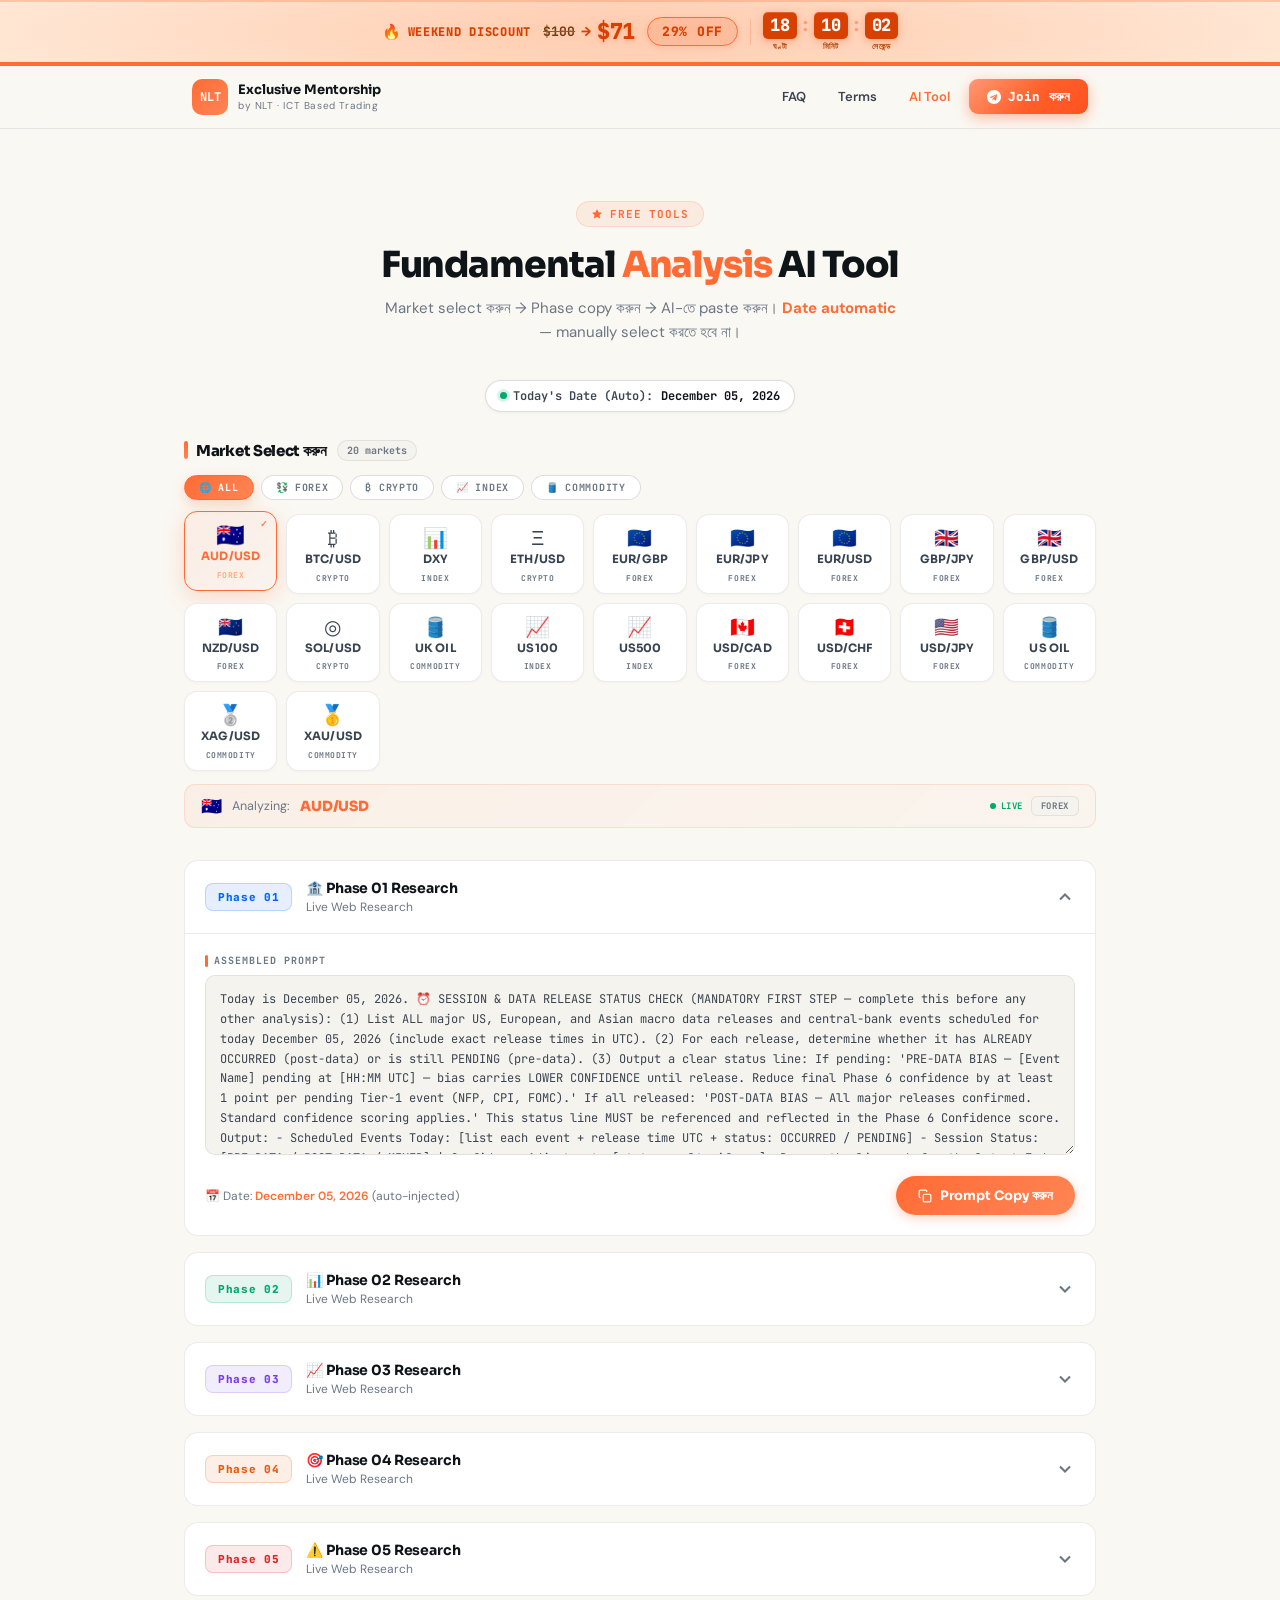
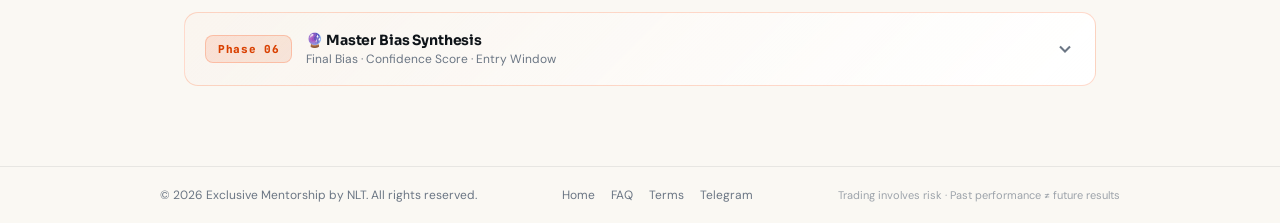
<file: analysis.html>
<!doctype html>
<html lang="bn-BD">
  <head>
    <meta charset="utf-8" />
    <meta content="width=device-width,initial-scale=1.0" name="viewport" />
    <meta name="theme-color" content="#faf8f3" />
    <title>AI Analysis Tool — Exclusive Mentorship by NLT</title>
    <meta
      content="Fundamental Analysis AI Prompt Tool — Market select করুন, Phase copy করুন।"
      name="description"
    />
    <link rel="preconnect" href="https://fonts.googleapis.com" />
    <link rel="preconnect" href="https://fonts.gstatic.com" crossorigin />
    <link
      href="https://fonts.googleapis.com/css2?family=Sora:wght@400;500;600;700;800&family=DM+Sans:wght@400;500;600;700&family=JetBrains+Mono:wght@500;600;700&display=swap"
      rel="stylesheet"
    />
    <link
      href="data:image/svg+xml,%3Csvg xmlns='http://www.w3.org/2000/svg' viewBox='0 0 36 36'%3E%3Crect width='36' height='36' rx='9' fill='url(%23g)'/%3E%3Cdefs%3E%3ClinearGradient id='g' x1='0' y1='0' x2='1' y2='1'%3E%3Cstop offset='0%25' stop-color='%23d97706'/%3E%3Cstop offset='100%25' stop-color='%23b45309'/%3E%3C/linearGradient%3E%3C/defs%3E%3Ctext x='18' y='24' text-anchor='middle' font-family='system-ui' font-size='13' font-weight='800' fill='white'%3ENLT%3C/text%3E%3C/svg%3E"
      rel="icon"
      type="image/svg+xml"
    />
    <style>
      *,
      *::before,
      *::after {
        box-sizing: border-box;
        margin: 0;
        padding: 0;
      }
      :root {
        --bg: #faf8f3;
        --bg-card: #ffffff;
        --bg-elevated: #f5f3ee;
        --bg-surface: #f0ebe3;
        --ink: #0f1419;
        --ink-2: #3a4450;
        --ink-3: #6b7684;
        --line: rgba(15, 20, 25, 0.08);
        --line-s: rgba(15, 20, 25, 0.14);
        --amber: #ff6b35;
        --amber-s: #ff8555;
        --amber-dim: rgba(255, 107, 53, 0.09);
        --amber-b: rgba(255, 107, 53, 0.16);
        --blue: #0066ff;
        --green: #00a86b;
        --green-s: #33bb7f;
        --H: "Sora", sans-serif;
        --B: "DM Sans", sans-serif;
        --M: "JetBrains Mono", monospace;
        --mw: 960px;
        --r: 14px;
      }
      html {
        scroll-behavior: smooth;
      }
      body {
        font-family: var(--B);
        color: var(--ink-2);
        background: var(--bg);
        -webkit-font-smoothing: antialiased;
        overflow-x: hidden;
      }
      a {
        color: inherit;
        text-decoration: none;
      }
      * {
        -webkit-tap-highlight-color: transparent;
      }
      a,
      button {
        touch-action: manipulation;
      }

      /* DISCOUNT BAR */
      .disc-bar {
        background: linear-gradient(90deg, #ffe8d6, #ffd9c0, #ffe8d6);
        border-bottom: 4px solid #ff6b35;
        border-top: 2px solid rgba(255, 107, 53, 0.3);
        padding: 10px 20px;
        display: flex;
        align-items: center;
        justify-content: center;
        gap: 12px;
        flex-wrap: wrap;
        position: relative;
        overflow: hidden;
        box-shadow: 0 4px 16px rgba(255, 107, 53, 0.18);
      }
      .disc-bar::before {
        content: "";
        position: absolute;
        inset: 0;
        background: radial-gradient(
          ellipse 60% 100% at 50%,
          rgba(255, 107, 53, 0.12),
          transparent
        );
        pointer-events: none;
      }
      .disc-bar.disc-urgent {
        animation: discPulse 1.2s ease-in-out infinite;
        box-shadow: 0 6px 24px rgba(255, 107, 53, 0.32);
      }
      @keyframes discPulse {
        0%,
        100% {
          transform: translateY(0);
          box-shadow: 0 6px 24px rgba(255, 107, 53, 0.32);
        }
        50% {
          transform: translateY(-2px);
          box-shadow: 0 8px 28px rgba(255, 107, 53, 0.42);
        }
      }
      .disc-fl {
        font-family: var(--M);
        font-size: 12px;
        font-weight: 900;
        color: #d94000;
        letter-spacing: 0.06em;
        text-transform: uppercase;
        position: relative;
        z-index: 1;
        white-space: nowrap;
        display: inline-flex;
        align-items: center;
        gap: 6px;
      }
      .disc-fl-fire {
        font-size: 15px;
        display: inline-block;
        animation: fireAnim 1s ease-in-out infinite;
      }
      @keyframes fireAnim {
        0%,
        100% {
          transform: scaleY(1) rotate(-2deg);
        }
        50% {
          transform: scaleY(1.08) rotate(2deg);
        }
      }
      .disc-price-group {
        display: inline-flex;
        align-items: center;
        gap: 6px;
        position: relative;
        z-index: 1;
      }
      .disc-orig {
        font-family: var(--M);
        font-size: 13px;
        font-weight: 700;
        color: #7a3a10;
        text-decoration: line-through;
        text-decoration-color: #d94000;
      }
      .disc-arr {
        color: #d94000;
        font-weight: 900;
        font-size: 13px;
        animation: arrBounce 0.7s ease-in-out infinite;
      }
      @keyframes arrBounce {
        0%,
        100% {
          transform: translateX(0);
        }
        50% {
          transform: translateX(4px);
        }
      }
      .disc-now {
        font-family: var(--M);
        font-size: 22px;
        font-weight: 900;
        color: #d94000;
        letter-spacing: -0.02em;
        text-shadow: 0 2px 4px rgba(217, 64, 0, 0.18);
      }
      .disc-badge {
        display: inline-flex;
        align-items: center;
        justify-content: center;
        font-family: var(--M);
        font-size: 13px;
        font-weight: 900;
        letter-spacing: 0.06em;
        text-transform: uppercase;
        background: linear-gradient(
          135deg,
          rgba(255, 107, 53, 0.18),
          rgba(217, 64, 0, 0.13)
        );
        color: #d94000;
        border: 1.5px solid #ff6b35;
        padding: 5px 14px;
        border-radius: 100px;
        position: relative;
        z-index: 1;
        box-shadow: 0 2px 6px rgba(217, 64, 0, 0.12);
      }
      .disc-vdiv {
        width: 1px;
        height: 26px;
        background: rgba(255, 107, 53, 0.25);
        flex-shrink: 0;
        position: relative;
        z-index: 1;
      }
      .disc-timer-wrap {
        display: inline-flex;
        align-items: center;
        gap: 6px;
        position: relative;
        z-index: 1;
      }
      .disc-clock {
        display: inline-flex;
        align-items: center;
        gap: 2px;
      }
      .disc-unit {
        display: flex;
        flex-direction: column;
        align-items: center;
        gap: 2px;
      }
      .disc-d {
        font-family: var(--M);
        font-size: 17px;
        font-weight: 900;
        color: #fff;
        background: #d94000;
        padding: 4px 7px;
        border-radius: 5px;
        min-width: 32px;
        text-align: center;
        line-height: 1.1;
        letter-spacing: -0.01em;
        font-variant-numeric: tabular-nums;
        box-shadow:
          0 2px 8px rgba(217, 64, 0, 0.3),
          inset 0 1px 0 rgba(255, 255, 255, 0.18);
        display: block;
      }
      .disc-d.flip {
        animation: digitFlip 0.22s ease-in-out;
      }
      @keyframes digitFlip {
        0% {
          transform: scaleY(1);
          opacity: 1;
        }
        40% {
          transform: scaleY(0);
          opacity: 0;
        }
        60% {
          transform: scaleY(0);
          opacity: 0;
        }
        100% {
          transform: scaleY(1);
          opacity: 1;
        }
      }
      .disc-u-lbl {
        font-family: var(--M);
        font-size: 7.5px;
        font-weight: 700;
        color: #b04000;
        letter-spacing: 0.04em;
        text-transform: uppercase;
      }
      .disc-sep2 {
        font-family: var(--M);
        font-size: 18px;
        font-weight: 900;
        color: rgba(255, 107, 53, 0.5);
        margin: 0 1px;
        align-self: flex-start;
        padding-top: 2px;
        line-height: 1.25;
      }
      .disc-bar.disc-urgent .disc-d {
        background: #c00000;
        animation: urgentFlash 0.65s ease-in-out infinite;
      }
      @keyframes urgentFlash {
        0%,
        100% {
          opacity: 1;
        }
        50% {
          opacity: 0.7;
        }
      }
      @media (max-width: 680px) {
        .disc-fl,
        .disc-vdiv {
          display: none;
        }
      }
      @media (max-width: 520px) {
        .disc-bar {
          padding: 7px 10px;
          gap: 7px;
        }
        .disc-d {
          font-size: 14px;
          min-width: 27px;
          padding: 3px 5px;
        }
        .disc-sep2 {
          font-size: 15px;
        }
        .disc-u-lbl {
          font-size: 7px;
        }
        .disc-now {
          font-size: 18px;
        }
        .disc-badge {
          font-size: 10px;
          padding: 4px 9px;
        }
      }
      @media (max-width: 400px) {
        .disc-orig,
        .disc-arr {
          display: none;
        }
      }

      .sticky-header {
        position: sticky;
        top: 0;
        z-index: 200;
      }

      /* NAV */
      .navbar {
        position: relative;
        background: rgba(250, 248, 243, 0.92);
        backdrop-filter: blur(20px);
        -webkit-backdrop-filter: blur(20px);
        border-bottom: 1px solid var(--line);
        transition: box-shadow 0.3s;
      }
      .navbar.scrolled {
        box-shadow: 0 2px 12px rgba(0, 0, 0, 0.08);
      }
      .nav-inner {
        max-width: var(--mw);
        margin: 0 auto;
        height: 62px;
        display: flex;
        align-items: center;
        justify-content: space-between;
        padding: 0 32px;
        gap: 16px;
      }
      .nav-logo {
        display: flex;
        align-items: center;
        gap: 10px;
      }
      .nav-logo-mark {
        width: 36px;
        height: 36px;
        background: linear-gradient(135deg, #ff6b35, #ff8555);
        border-radius: 10px;
        display: flex;
        align-items: center;
        justify-content: center;
        font-family: var(--M);
        font-size: 12px;
        font-weight: 700;
        color: #fff;
        flex-shrink: 0;
      }
      .nav-logo-name {
        font-family: var(--H);
        font-size: 13px;
        font-weight: 700;
        color: var(--ink);
        display: block;
        line-height: 1.3;
      }
      .nav-logo-sub {
        font-size: 10px;
        color: var(--ink-3);
        letter-spacing: 0.06em;
        display: block;
      }
      .nav-right {
        display: flex;
        align-items: center;
        gap: 6px;
      }
      .nav-link {
        font-size: 13px;
        font-weight: 600;
        color: var(--ink-2);
        padding: 7px 13px;
        border-radius: 8px;
        transition: all 0.2s;
      }
      .nav-link:hover {
        background: rgba(15, 20, 25, 0.06);
        color: var(--ink);
      }
      .nav-link.active {
        color: var(--amber);
      }
      @keyframes btnShimmer {
        0% {
          left: -100%;
          opacity: 0;
        }
        15% {
          opacity: 1;
        }
        50% {
          left: 120%;
          opacity: 1;
        }
        51%,
        100% {
          left: 120%;
          opacity: 0;
        }
      }
      .nav-cta {
        display: inline-flex;
        align-items: center;
        gap: 7px;
        background: linear-gradient(135deg, #ff6b35, #ff5320);
        color: #fff;
        font-family: var(--M);
        font-size: 12.5px;
        font-weight: 900;
        padding: 9px 18px;
        border-radius: 9px;
        text-decoration: none;
        position: relative;
        overflow: hidden;
        transition: all 0.25s cubic-bezier(0.34, 1.56, 0.64, 1);
        box-shadow: 0 4px 14px rgba(255, 107, 53, 0.45);
        letter-spacing: 0.01em;
        border: none;
        cursor: pointer;
      }
      .nav-cta::before {
        content: "";
        position: absolute;
        inset: 0;
        background: linear-gradient(
          135deg,
          rgba(255, 255, 255, 0.3),
          transparent 55%
        );
        pointer-events: none;
      }
      .nav-cta::after {
        content: "";
        position: absolute;
        top: 0;
        left: -100%;
        width: 60%;
        height: 100%;
        background: linear-gradient(
          90deg,
          transparent,
          rgba(255, 255, 255, 0.4),
          transparent
        );
        animation: btnShimmer 3s ease-in-out infinite;
      }
      .nav-cta:hover {
        transform: translateY(-2px) scale(1.05);
        box-shadow: 0 8px 24px rgba(255, 107, 53, 0.6);
      }
      .nav-cta:active {
        transform: translateY(0) scale(1.02);
      }
      @media (max-width: 540px) {
        .nav-link:not(.active) {
          display: none;
        }
      }

      .section-progress {
        position: fixed;
        top: 0;
        left: 0;
        height: 2px;
        background: linear-gradient(90deg, #ff6b35, #ffb347);
        z-index: 9999;
        width: 0%;
        transition: width 0.1s linear;
        box-shadow: 0 0 8px rgba(255, 107, 53, 0.6);
      }

      main {
        max-width: var(--mw);
        margin: 0 auto;
        padding: 40px 24px 80px;
      }

      /* PAGE HEADER */
      .pg-hdr {
        padding: 32px 0 36px;
        text-align: center;
      }
      .pg-hdr-badge {
        display: inline-flex;
        align-items: center;
        gap: 7px;
        font-family: var(--M);
        font-size: 11px;
        font-weight: 700;
        letter-spacing: 0.08em;
        text-transform: uppercase;
        color: var(--amber);
        background: var(--amber-dim);
        border: 1px solid var(--amber-b);
        padding: 5px 14px;
        border-radius: 100px;
        margin-bottom: 16px;
      }
      .pg-hdr h1 {
        font-family: var(--H);
        font-size: clamp(24px, 4vw, 36px);
        font-weight: 800;
        color: var(--ink);
        letter-spacing: -0.03em;
        line-height: 1.2;
        margin-bottom: 10px;
      }
      .pg-hdr h1 em {
        color: var(--amber);
        font-style: normal;
      }
      .pg-hdr p {
        font-size: 15px;
        color: var(--ink-3);
        max-width: 520px;
        margin: 0 auto;
        line-height: 1.6;
      }

      /* DATE */
      .date-bar {
        display: flex;
        align-items: center;
        justify-content: center;
        gap: 8px;
        margin-bottom: 28px;
      }
      .date-pill {
        display: inline-flex;
        align-items: center;
        gap: 6px;
        font-family: var(--M);
        font-size: 12px;
        font-weight: 600;
        color: var(--ink-2);
        background: var(--bg-card);
        border: 1px solid var(--line-s);
        padding: 7px 14px;
        border-radius: 100px;
        box-shadow: 0 1px 4px rgba(0, 0, 0, 0.04);
      }
      .date-dot {
        width: 7px;
        height: 7px;
        border-radius: 50%;
        background: var(--green);
        box-shadow: 0 0 0 3px rgba(0, 168, 107, 0.15);
        flex-shrink: 0;
        animation: liveDot 1.5s ease-in-out infinite;
      }
      @keyframes liveDot {
        0%,
        100% {
          opacity: 1;
        }
        50% {
          opacity: 0.4;
        }
      }

      /* ══ MARKET SECTION — REDESIGNED ══ */
      .mkt-bar {
        margin-bottom: 32px;
      }

      .mkt-section-hdr {
        display: flex;
        align-items: center;
        justify-content: space-between;
        margin-bottom: 14px;
        gap: 12px;
        flex-wrap: wrap;
      }
      .mkt-section-left {
        display: flex;
        align-items: center;
        gap: 10px;
      }
      .mkt-section-title {
        font-family: var(--H);
        font-size: 15px;
        font-weight: 800;
        color: var(--ink);
        letter-spacing: -0.02em;
        display: flex;
        align-items: center;
        gap: 8px;
      }
      .mkt-section-title::before {
        content: "";
        width: 4px;
        height: 18px;
        background: linear-gradient(180deg, var(--amber), var(--amber-s));
        border-radius: 2px;
        flex-shrink: 0;
      }
      .mkt-count-badge {
        font-family: var(--M);
        font-size: 10px;
        font-weight: 700;
        color: var(--ink-3);
        background: var(--bg-elevated);
        border: 1px solid var(--line);
        padding: 3px 9px;
        border-radius: 100px;
      }

      /* Category filter pills */
      .mkt-cats {
        display: flex;
        gap: 7px;
        flex-wrap: wrap;
        margin-bottom: 14px;
      }
      .mkt-cat-btn {
        font-family: var(--M);
        font-size: 10px;
        font-weight: 700;
        letter-spacing: 0.07em;
        text-transform: uppercase;
        padding: 5px 14px;
        border-radius: 100px;
        border: 1.5px solid var(--line-s);
        background: var(--bg-card);
        color: var(--ink-3);
        cursor: pointer;
        transition: all 0.18s;
        white-space: nowrap;
      }
      .mkt-cat-btn:hover {
        border-color: var(--amber-b);
        color: var(--amber);
        background: var(--amber-dim);
      }
      .mkt-cat-btn.active {
        background: linear-gradient(135deg, var(--amber), var(--amber-s));
        border-color: var(--amber);
        color: #fff;
        box-shadow: 0 4px 12px rgba(255, 107, 53, 0.25);
      }

      /* Market card grid */
      .mkt-grid {
        display: grid;
        grid-template-columns: repeat(auto-fill, minmax(90px, 1fr));
        gap: 9px;
      }
      .mkt-card {
        position: relative;
        display: flex;
        flex-direction: column;
        align-items: center;
        justify-content: center;
        gap: 5px;
        padding: 13px 8px 10px;
        border: 1.5px solid var(--line);
        border-radius: 13px;
        background: var(--bg-card);
        cursor: pointer;
        user-select: none;
        text-align: center;
        transition: all 0.2s cubic-bezier(0.22, 1, 0.36, 1);
        box-shadow: 0 1px 3px rgba(0, 0, 0, 0.03);
      }
      .mkt-card:hover {
        transform: translateY(-3px);
        border-color: rgba(255, 107, 53, 0.3);
        box-shadow: 0 8px 20px rgba(255, 107, 53, 0.12);
      }
      .mkt-card.active {
        border-color: var(--amber);
        background: linear-gradient(
          135deg,
          rgba(255, 107, 53, 0.08),
          rgba(255, 133, 85, 0.04)
        );
        box-shadow: 0 6px 22px rgba(255, 107, 53, 0.22);
        transform: translateY(-3px);
      }
      .mkt-card.active::after {
        content: "✓";
        position: absolute;
        top: 6px;
        right: 8px;
        font-family: var(--M);
        font-size: 9px;
        font-weight: 900;
        color: var(--amber);
        opacity: 0.85;
      }
      .mkt-card.hidden {
        display: none;
      }

      .mkt-card-icon {
        font-size: 20px;
        line-height: 1;
        transition: transform 0.2s;
      }
      .mkt-card:hover .mkt-card-icon,
      .mkt-card.active .mkt-card-icon {
        transform: scale(1.15);
      }
      .mkt-card-label {
        font-family: var(--H);
        font-size: 11.5px;
        font-weight: 700;
        color: var(--ink-2);
        letter-spacing: 0.01em;
        line-height: 1.2;
        transition: color 0.2s;
      }
      .mkt-card.active .mkt-card-label {
        color: var(--amber);
      }
      .mkt-card-type {
        font-family: var(--M);
        font-size: 8px;
        font-weight: 700;
        letter-spacing: 0.07em;
        text-transform: uppercase;
        color: var(--ink-3);
        margin-top: 1px;
        transition: color 0.2s;
      }
      .mkt-card.active .mkt-card-type {
        color: rgba(255, 107, 53, 0.55);
      }

      /* Active indicator strip */
      .mkt-active-strip {
        display: flex;
        align-items: center;
        gap: 10px;
        margin-top: 13px;
        padding: 10px 16px;
        background: linear-gradient(
          135deg,
          rgba(255, 107, 53, 0.06),
          rgba(255, 133, 85, 0.03)
        );
        border: 1px solid var(--amber-b);
        border-radius: 11px;
        transition: all 0.3s;
        overflow: hidden;
      }
      .mkt-active-icon {
        font-size: 17px;
        flex-shrink: 0;
      }
      .mkt-active-text {
        font-size: 12.5px;
        color: var(--ink-3);
      }
      .mkt-active-name {
        font-family: var(--H);
        font-size: 14px;
        font-weight: 800;
        color: var(--amber);
        letter-spacing: -0.01em;
      }
      .mkt-active-right {
        margin-left: auto;
        display: flex;
        align-items: center;
        gap: 8px;
        flex-shrink: 0;
      }
      .mkt-active-cat {
        font-family: var(--M);
        font-size: 9px;
        font-weight: 700;
        letter-spacing: 0.07em;
        text-transform: uppercase;
        color: var(--ink-3);
        background: var(--bg-elevated);
        border: 1px solid var(--line);
        padding: 3px 9px;
        border-radius: 6px;
      }
      .mkt-active-live {
        display: inline-flex;
        align-items: center;
        gap: 5px;
        font-family: var(--M);
        font-size: 9px;
        font-weight: 700;
        letter-spacing: 0.06em;
        text-transform: uppercase;
        color: var(--green);
      }
      .mkt-active-live::before {
        content: "";
        width: 6px;
        height: 6px;
        border-radius: 50%;
        background: var(--green);
        flex-shrink: 0;
        animation: liveDot 1.2s ease-in-out infinite;
      }

      @media (max-width: 640px) {
        .mkt-grid {
          grid-template-columns: repeat(auto-fill, minmax(76px, 1fr));
          gap: 7px;
        }
        .mkt-card {
          padding: 11px 6px 9px;
        }
        .mkt-card-icon {
          font-size: 18px;
        }
        .mkt-card-label {
          font-size: 10.5px;
        }
        main {
          padding: 28px 16px 60px;
        }
        .pg-hdr {
          padding: 20px 0 24px;
        }
        .mkt-bar {
          margin-bottom: 24px;
        }
      }
      @media (max-width: 420px) {
        .mkt-grid {
          grid-template-columns: repeat(auto-fill, minmax(68px, 1fr));
          gap: 6px;
        }
        .mkt-active-right {
          display: none;
        }
      }

      /* PHASES */
      .phases-wrap {
        display: flex;
        flex-direction: column;
        gap: 16px;
      }
      .phase-card {
        background: var(--bg-card);
        border: 1.5px solid var(--line);
        border-radius: var(--r);
        overflow: hidden;
        transition:
          border-color 0.25s,
          box-shadow 0.25s;
      }
      .phase-card:hover {
        border-color: rgba(255, 107, 53, 0.2);
      }
      .phase-card.p6-card {
        border-color: rgba(255, 107, 53, 0.25);
        background: linear-gradient(
          135deg,
          rgba(255, 107, 53, 0.02),
          var(--bg-card)
        );
      }
      .phase-hdr {
        display: flex;
        align-items: center;
        gap: 14px;
        padding: 18px 20px;
        cursor: pointer;
        user-select: none;
      }
      .phase-hdr:hover .phase-chevron {
        transform: rotate(5deg);
      }
      .phase-card.open .phase-hdr {
        border-bottom: 1px solid var(--line);
      }
      .phase-card.open .phase-chevron {
        transform: rotate(180deg) !important;
      }
      .phase-num {
        font-family: var(--M);
        font-size: 11px;
        font-weight: 800;
        letter-spacing: 0.06em;
        min-width: 72px;
        padding: 6px 12px;
        border-radius: 8px;
        text-align: center;
        flex-shrink: 0;
      }
      .phase-num.n1 {
        background: rgba(0, 102, 255, 0.1);
        color: #0066ff;
        border: 1px solid rgba(0, 102, 255, 0.2);
      }
      .phase-num.n2 {
        background: rgba(0, 168, 107, 0.1);
        color: #00a86b;
        border: 1px solid rgba(0, 168, 107, 0.2);
      }
      .phase-num.n3 {
        background: rgba(130, 80, 220, 0.1);
        color: #7c3aed;
        border: 1px solid rgba(130, 80, 220, 0.2);
      }
      .phase-num.n4 {
        background: rgba(234, 88, 12, 0.1);
        color: #ea580c;
        border: 1px solid rgba(234, 88, 12, 0.2);
      }
      .phase-num.n5 {
        background: rgba(220, 38, 38, 0.1);
        color: #dc2626;
        border: 1px solid rgba(220, 38, 38, 0.2);
      }
      .phase-num.n6 {
        background: linear-gradient(
          135deg,
          rgba(255, 107, 53, 0.15),
          rgba(217, 64, 0, 0.1)
        );
        color: #d94000;
        border: 1px solid rgba(255, 107, 53, 0.3);
      }
      .phase-num.n7 {
        background: rgba(34, 158, 217, 0.1);
        color: #229ed9;
        border: 1px solid rgba(34, 158, 217, 0.25);
      }
      .phase-num.n8 {
        background: rgba(16, 185, 129, 0.1);
        color: #059669;
        border: 1px solid rgba(16, 185, 129, 0.25);
      }
      .phase-meta {
        flex: 1;
        min-width: 0;
      }
      .phase-title {
        font-family: var(--H);
        font-size: 14px;
        font-weight: 700;
        color: var(--ink);
        letter-spacing: -0.01em;
      }
      .phase-sub {
        font-size: 12px;
        color: var(--ink-3);
        margin-top: 2px;
      }
      .phase-chevron {
        width: 20px;
        height: 20px;
        color: var(--ink-3);
        flex-shrink: 0;
        transition: transform 0.3s cubic-bezier(0.22, 1, 0.36, 1);
      }
      .phase-body {
        display: none;
        padding: 20px;
      }
      .phase-card.open .phase-body {
        display: block;
        animation: bodyIn 0.25s ease;
      }
      @keyframes bodyIn {
        from {
          opacity: 0;
          transform: translateY(-6px);
        }
        to {
          opacity: 1;
          transform: translateY(0);
        }
      }

      /* PROMPT */
      .prompt-label {
        font-family: var(--M);
        font-size: 10px;
        font-weight: 700;
        letter-spacing: 0.1em;
        text-transform: uppercase;
        color: var(--ink-3);
        margin-bottom: 8px;
        display: flex;
        align-items: center;
        gap: 6px;
      }
      .prompt-label::before {
        content: "";
        width: 3px;
        height: 12px;
        background: var(--amber);
        border-radius: 2px;
      }
      .prompt-text {
        width: 100%;
        min-height: 180px;
        max-height: 320px;
        font-family: var(--M);
        font-size: 12px;
        line-height: 1.65;
        color: var(--ink-2);
        background: var(--bg-elevated);
        border: 1px solid var(--line);
        border-radius: 10px;
        padding: 14px;
        resize: vertical;
        outline: none;
        overflow-y: auto;
        white-space: pre-wrap;
        word-break: break-word;
        transition: border-color 0.2s;
      }
      .prompt-text:focus {
        border-color: var(--amber-b);
      }

      /* PHASE 6 */
      .p6-section-title {
        font-family: var(--H);
        font-size: 13px;
        font-weight: 700;
        color: var(--ink);
        margin-bottom: 12px;
        display: flex;
        align-items: center;
        gap: 8px;
      }
      .p6-section-title span {
        font-family: var(--M);
        font-size: 10px;
        font-weight: 700;
        letter-spacing: 0.08em;
        text-transform: uppercase;
        color: var(--amber);
        background: var(--amber-dim);
        padding: 3px 8px;
        border-radius: 5px;
      }
      .p6-inputs-grid {
        display: flex;
        flex-direction: column;
        gap: 12px;
        margin-bottom: 20px;
      }
      .p6-input-group label {
        display: flex;
        align-items: center;
        gap: 7px;
        font-family: var(--M);
        font-size: 11px;
        font-weight: 700;
        color: var(--ink-2);
        margin-bottom: 6px;
      }
      .p6-input-group label .lbl-num {
        font-family: var(--M);
        font-size: 10px;
        font-weight: 800;
        padding: 2px 7px;
        border-radius: 5px;
        color: #fff;
      }
      .lbl-n1 {
        background: #0066ff;
      }
      .lbl-n2 {
        background: #00a86b;
      }
      .lbl-n3 {
        background: #7c3aed;
      }
      .lbl-n4 {
        background: #ea580c;
      }
      .lbl-n5 {
        background: #dc2626;
      }
      .p6-textarea {
        width: 100%;
        height: 100px;
        font-family: var(--M);
        font-size: 11.5px;
        line-height: 1.6;
        color: var(--ink-2);
        background: var(--bg-elevated);
        border: 1px solid var(--line);
        border-radius: 9px;
        padding: 10px 13px;
        resize: vertical;
        outline: none;
        transition:
          border-color 0.2s,
          box-shadow 0.2s;
      }
      .p6-textarea:focus {
        border-color: var(--amber-b);
        box-shadow: 0 0 0 3px var(--amber-dim);
      }
      .p6-textarea::placeholder {
        color: var(--ink-3);
      }
      .p6-divider {
        height: 1px;
        background: var(--line);
        margin: 20px 0;
      }

      /* COPY */
      .copy-row {
        display: flex;
        align-items: center;
        justify-content: space-between;
        flex-wrap: wrap;
        gap: 10px;
        margin-top: 16px;
      }
      .copy-hint {
        font-size: 12px;
        color: var(--ink-3);
      }
      .copy-hint strong {
        color: var(--amber);
        font-weight: 600;
      }
      .btn-copy {
        display: inline-flex;
        align-items: center;
        gap: 8px;
        font-family: var(--H);
        font-size: 13px;
        font-weight: 700;
        color: #fff;
        background: linear-gradient(135deg, var(--amber), var(--amber-s));
        border: none;
        padding: 11px 22px;
        border-radius: 100px;
        cursor: pointer;
        transition:
          transform 0.2s,
          box-shadow 0.2s;
        box-shadow: 0 3px 12px rgba(255, 107, 53, 0.3);
        flex-shrink: 0;
      }
      .btn-copy:hover {
        transform: translateY(-2px);
        box-shadow: 0 5px 18px rgba(255, 107, 53, 0.4);
      }
      .btn-copy:active {
        transform: translateY(0) scale(0.97);
      }
      .btn-copy.copied {
        background: linear-gradient(135deg, var(--green), var(--green-s));
        box-shadow: 0 3px 12px rgba(0, 168, 107, 0.3);
      }

      /* LOAD / ERR */
      .load-state {
        display: flex;
        flex-direction: column;
        align-items: center;
        justify-content: center;
        padding: 64px 24px;
        gap: 14px;
        text-align: center;
      }
      .load-spin {
        width: 36px;
        height: 36px;
        border: 3px solid var(--line-s);
        border-top-color: var(--amber);
        border-radius: 50%;
        animation: spin 0.75s linear infinite;
      }
      @keyframes spin {
        to {
          transform: rotate(360deg);
        }
      }
      .load-txt {
        font-size: 14px;
        color: var(--ink-3);
      }
      .err-state {
        background: rgba(220, 38, 38, 0.05);
        border: 1.5px solid rgba(220, 38, 38, 0.15);
        border-radius: var(--r);
        padding: 28px;
        text-align: center;
      }
      .err-icon {
        font-size: 28px;
        margin-bottom: 10px;
      }
      .err-title {
        font-family: var(--H);
        font-size: 15px;
        font-weight: 700;
        color: #dc2626;
        margin-bottom: 6px;
      }
      .err-sub {
        font-size: 13px;
        color: var(--ink-3);
        line-height: 1.5;
      }
      .err-code {
        font-family: var(--M);
        font-size: 11px;
        color: var(--ink-3);
        background: var(--bg-elevated);
        padding: 4px 10px;
        border-radius: 6px;
        margin-top: 10px;
        display: inline-block;
      }

      /* TOAST */
      .toast {
        position: fixed;
        bottom: 24px;
        left: 50%;
        transform: translateX(-50%) translateY(80px);
        background: var(--ink);
        color: #fff;
        font-family: var(--H);
        font-size: 13px;
        font-weight: 600;
        padding: 10px 20px;
        border-radius: 100px;
        box-shadow: 0 4px 20px rgba(0, 0, 0, 0.2);
        z-index: 9998;
        transition:
          transform 0.35s cubic-bezier(0.22, 1, 0.36, 1),
          opacity 0.35s;
        opacity: 0;
        white-space: nowrap;
      }
      .toast.show {
        transform: translateX(-50%) translateY(0);
        opacity: 1;
      }
      .toast.success {
        background: linear-gradient(135deg, #00a86b, #00b87c);
      }
      .toast.error {
        background: linear-gradient(135deg, #dc2626, #ef4444);
      }

      /* SCROLL REVEAL */
      .rv {
        opacity: 0;
        transform: translateY(20px) scale(0.99);
        transition:
          opacity 0.55s cubic-bezier(0.22, 1, 0.36, 1),
          transform 0.55s cubic-bezier(0.22, 1, 0.36, 1);
      }
      .rv.on {
        opacity: 1;
        transform: translateY(0) scale(1);
      }

      /* FOOTER */
      .ft {
        border-top: 1px solid var(--line);
        padding: 20px 24px;
      }
      .ft-bot {
        max-width: var(--mw);
        margin: 0 auto;
        display: flex;
        align-items: center;
        justify-content: space-between;
        flex-wrap: wrap;
        gap: 10px;
      }
      .ft-copy {
        font-size: 12px;
        color: var(--ink-3);
      }
      .ft-nav {
        display: flex;
        align-items: center;
        gap: 16px;
      }
      .ft-nav a {
        font-size: 12px;
        color: var(--ink-3);
        transition: color 0.2s;
      }
      .ft-nav a:hover {
        color: var(--amber);
      }
      .ft-disc {
        font-size: 11px;
        color: var(--ink-3);
        opacity: 0.65;
      }
      @media (max-width: 640px) {
        .ft-bot {
          flex-direction: column;
          text-align: center;
          gap: 8px;
        }
      }

      /* BTT */
      .btt {
        position: fixed;
        bottom: 24px;
        right: 24px;
        width: 40px;
        height: 40px;
        border-radius: 50%;
        background: var(--bg-card);
        border: 1.5px solid var(--line-s);
        color: var(--ink-3);
        cursor: pointer;
        display: flex;
        align-items: center;
        justify-content: center;
        opacity: 0;
        pointer-events: none;
        transform: translateY(8px);
        transition: all 0.3s;
      }
      .btt.on {
        opacity: 1;
        pointer-events: auto;
        transform: translateY(0);
      }
      .btt:hover {
        border-color: var(--amber);
        color: var(--amber);
        background: var(--amber-dim);
      }

      @keyframes tgPulse {
        0%,
        100% {
          box-shadow: 0 4px 14px rgba(34, 158, 217, 0.3);
        }
        50% {
          box-shadow: 0 4px 20px rgba(34, 158, 217, 0.5);
        }
      }
      .tg-pulse {
        animation: tgPulse 2s ease-in-out infinite;
      }
    </style>
  </head>

  <body>
    <div class="section-progress" id="sectionProgress"></div>

    <header class="sticky-header">
      <div class="disc-bar" id="discBar">
        <span class="disc-fl"
          ><span class="disc-fl-fire">🔥</span
          ><span id="discName">সীমিত সময়ের Offer</span></span
        >
        <span class="disc-price-group">
          <span class="disc-orig" id="dOrig"></span>
          <span class="disc-arr">→</span>
          <span class="disc-now" id="dNow"></span>
        </span>
        <span class="disc-badge" id="dSave"></span>
        <span class="disc-vdiv"></span>
        <span class="disc-timer-wrap">
          <span class="disc-clock" id="discClock">
            <span class="disc-unit"
              ><span class="disc-d" id="tH">00</span
              ><span class="disc-u-lbl">ঘণ্টা</span></span
            >
            <span class="disc-sep2">:</span>
            <span class="disc-unit"
              ><span class="disc-d" id="tM">00</span
              ><span class="disc-u-lbl">মিনিট</span></span
            >
            <span class="disc-sep2">:</span>
            <span class="disc-unit"
              ><span class="disc-d" id="tS">00</span
              ><span class="disc-u-lbl">সেকেন্ড</span></span
            >
          </span>
        </span>
      </div>
      <nav class="navbar" id="navbar">
        <div class="nav-inner">
          <a class="nav-logo" href="index.html">
            <div class="nav-logo-mark">NLT</div>
            <div>
              <span class="nav-logo-name">Exclusive Mentorship</span>
              <span class="nav-logo-sub">by NLT · ICT Based Trading</span>
            </div>
          </a>
          <div class="nav-right">
            <a class="nav-link" href="faq.html">FAQ</a>
            <a class="nav-link" href="terms.html">Terms</a>
            <a class="nav-link active" href="analysis.html">AI Tool</a>
            <a
              class="nav-cta"
              href="https://t.me/AskNLT"
              target="_blank"
              rel="noopener noreferrer"
            >
              <svg
                width="14"
                height="14"
                viewBox="0 0 24 24"
                fill="currentColor"
              >
                <path
                  d="M12 0C5.373 0 0 5.373 0 12s5.373 12 12 12 12-5.373 12-12S18.627 0 12 0zm5.562 8.248-2.01 9.456c-.148.658-.537.818-1.084.508l-3-2.21-1.447 1.394c-.16.16-.295.295-.605.295l.213-3.053 5.56-5.023c.242-.213-.054-.334-.373-.12l-6.87 4.326-2.962-.924c-.643-.204-.658-.643.136-.953l11.57-4.461c.537-.194 1.006.131.872.765z"
                />
              </svg>
              Join করুন
            </a>
          </div>
        </div>
      </nav>
    </header>

    <main>
      <div class="pg-hdr rv">
        <div class="pg-hdr-badge">
          <svg width="12" height="12" viewBox="0 0 24 24" fill="currentColor">
            <path
              d="M12 2L15.09 8.26L22 9.27L17 14.14L18.18 21.02L12 17.77L5.82 21.02L7 14.14L2 9.27L8.91 8.26L12 2Z"
            />
          </svg>
          Free Tools
        </div>
        <h1>Fundamental <em>Analysis</em> AI Tool</h1>
        <p>
          Market select করুন → Phase copy করুন → AI-তে paste করুন।
          <strong style="color: var(--amber)">Date automatic</strong> — manually
          select করতে হবে না।
        </p>
      </div>

      <div class="date-bar rv">
        <div class="date-pill">
          <span class="date-dot"></span>
          <span>Today's Date (Auto): </span>
          <strong
            id="liveDateDisplay"
            style="color: var(--ink); margin-left: 2px"
            >—</strong
          >
        </div>
      </div>

      <!-- MARKET SECTION -->
      <div class="mkt-bar rv">
        <div class="mkt-section-hdr">
          <div class="mkt-section-left">
            <div class="mkt-section-title">Market Select করুন</div>
            <span class="mkt-count-badge" id="mktCountBadge">20 markets</span>
          </div>
        </div>

        <!-- Category filter pills -->
        <div class="mkt-cats" id="mktCats"></div>

        <!-- Market card grid -->
        <div class="mkt-grid" id="mktGrid"></div>

        <!-- Active market strip -->
        <div class="mkt-active-strip" id="mktActiveStrip">
          <span class="mkt-active-icon" id="mktActiveIcon">—</span>
          <span class="mkt-active-text">Analyzing:</span>
          <span class="mkt-active-name" id="mktActiveName">—</span>
          <div class="mkt-active-right">
            <span class="mkt-active-live">Live</span>
            <span class="mkt-active-cat" id="mktActiveCat">—</span>
          </div>
        </div>
      </div>

      <div class="phases-wrap" id="phasesWrap">
        <div class="load-state">
          <div class="load-spin"></div>
          <div class="load-txt">Market select করুন উপর থেকে…</div>
        </div>
      </div>
    </main>

    <footer class="ft">
      <div class="ft-bot">
        <span class="ft-copy"
          >© 2026 Exclusive Mentorship by NLT. All rights reserved.</span
        >
        <nav class="ft-nav">
          <a href="index.html">Home</a>
          <a href="faq.html">FAQ</a>
          <a href="terms.html">Terms</a>
          <a
            href="https://t.me/AskNLT"
            target="_blank"
            rel="noopener noreferrer"
            >Telegram</a
          >
        </nav>
        <span class="ft-disc"
          >Trading involves risk · Past performance ≠ future results</span
        >
      </div>
    </footer>

    <button
      class="btt"
      id="btt"
      onclick="scrollTo({ top: 0, behavior: 'smooth' })"
      aria-label="Back to top"
    >
      <svg
        fill="none"
        stroke="currentColor"
        stroke-width="2.5"
        viewBox="0 0 24 24"
        width="16"
        height="16"
      >
        <path d="M18 15l-6-6-6 6" />
      </svg>
    </button>
    <div class="toast" id="toast"></div>

    <script>
      /* ══ MARKETS with categories ══ */
      var MARKETS = [
        {
          id: "audusd",
          icon: "🇦🇺",
          label: "AUD/USD",
          file: "prompts/audusd.json",
          cat: "Forex",
        },
        {
          id: "btcusd",
          icon: "₿",
          label: "BTC/USD",
          file: "prompts/btcusd.json",
          cat: "Crypto",
        },
        {
          id: "dxy",
          icon: "📊",
          label: "DXY",
          file: "prompts/dxy.json",
          cat: "Index",
        },
        {
          id: "ethusd",
          icon: "Ξ",
          label: "ETH/USD",
          file: "prompts/ethusd.json",
          cat: "Crypto",
        },
        {
          id: "eurgbp",
          icon: "🇪🇺",
          label: "EUR/GBP",
          file: "prompts/eurgbp.json",
          cat: "Forex",
        },
        {
          id: "eurjpy",
          icon: "🇪🇺",
          label: "EUR/JPY",
          file: "prompts/eurjpy.json",
          cat: "Forex",
        },
        {
          id: "eurusd",
          icon: "🇪🇺",
          label: "EUR/USD",
          file: "prompts/eurusd.json",
          cat: "Forex",
        },
        {
          id: "gbpjpy",
          icon: "🇬🇧",
          label: "GBP/JPY",
          file: "prompts/gbpjpy.json",
          cat: "Forex",
        },
        {
          id: "gbpusd",
          icon: "🇬🇧",
          label: "GBP/USD",
          file: "prompts/gbpusd.json",
          cat: "Forex",
        },
        {
          id: "nzdusd",
          icon: "🇳🇿",
          label: "NZD/USD",
          file: "prompts/nzdusd.json",
          cat: "Forex",
        },
        {
          id: "solusd",
          icon: "◎",
          label: "SOL/USD",
          file: "prompts/solusd.json",
          cat: "Crypto",
        },
        {
          id: "ukoil",
          icon: "🛢️",
          label: "UK OIL",
          file: "prompts/ukoil.json",
          cat: "Commodity",
        },
        {
          id: "us100",
          icon: "📈",
          label: "US100",
          file: "prompts/us100.json",
          cat: "Index",
        },
        {
          id: "us500",
          icon: "📈",
          label: "US500",
          file: "prompts/us500.json",
          cat: "Index",
        },
        {
          id: "usdcad",
          icon: "🇨🇦",
          label: "USD/CAD",
          file: "prompts/usdcad.json",
          cat: "Forex",
        },
        {
          id: "usdchf",
          icon: "🇨🇭",
          label: "USD/CHF",
          file: "prompts/usdchf.json",
          cat: "Forex",
        },
        {
          id: "usdjpy",
          icon: "🇺🇸",
          label: "USD/JPY",
          file: "prompts/usdjpy.json",
          cat: "Forex",
        },
        {
          id: "usoil",
          icon: "🛢️",
          label: "US OIL",
          file: "prompts/usoil.json",
          cat: "Commodity",
        },
        {
          id: "xagusd",
          icon: "🥈",
          label: "XAG/USD",
          file: "prompts/xagusd.json",
          cat: "Commodity",
        },
        {
          id: "xauusd",
          icon: "🥇",
          label: "XAU/USD",
          file: "prompts/xauusd.json",
          cat: "Commodity",
        },
      ];

      var PHASES = [
        {
          key: "phase1",
          num: "Phase 01",
          numClass: "n1",
          title: "Phase 01 Research",
          sub: "Live Web Research",
          icon: "🏦",
        },
        {
          key: "phase2",
          num: "Phase 02",
          numClass: "n2",
          title: "Phase 02 Research",
          sub: "Live Web Research",
          icon: "📊",
        },
        {
          key: "phase3",
          num: "Phase 03",
          numClass: "n3",
          title: "Phase 03 Research",
          sub: "Live Web Research",
          icon: "📈",
        },
        {
          key: "phase4",
          num: "Phase 04",
          numClass: "n4",
          title: "Phase 04 Research",
          sub: "Live Web Research",
          icon: "🎯",
        },
        {
          key: "phase5",
          num: "Phase 05",
          numClass: "n5",
          title: "Phase 05 Research",
          sub: "Live Web Research",
          icon: "⚠️",
        },
        {
          key: "phase6_master_bias",
          num: "Phase 06",
          numClass: "n6",
          title: "Master Bias Synthesis",
          sub: "Final Bias · Confidence Score · Entry Window",
          icon: "🔮",
          isMaster: true,
        },
      ];

      var P6_LABELS = [
        {
          key: "P1_OUTPUT",
          num: "n1",
          label: "Phase 1 Output",
          hint: "Phase 1 এর compressed summary paste করুন",
        },
        {
          key: "P2_OUTPUT",
          num: "n2",
          label: "Phase 2 Output",
          hint: "Phase 2 এর compressed summary paste করুন",
        },
        {
          key: "P3_OUTPUT",
          num: "n3",
          label: "Phase 3 Output",
          hint: "Phase 3 এর compressed summary paste করুন",
        },
        {
          key: "P4_OUTPUT",
          num: "n4",
          label: "Phase 4 Output",
          hint: "Phase 4 এর compressed summary paste করুন",
        },
        {
          key: "P5_OUTPUT",
          num: "n5",
          label: "Phase 5 Output",
          hint: "Phase 5 এর compressed summary paste করুন",
        },
      ];

      /* DATE */
      function getFormattedDate() {
        var d = new Date(),
          months = [
            "January",
            "February",
            "March",
            "April",
            "May",
            "June",
            "July",
            "August",
            "September",
            "October",
            "November",
            "December",
          ];
        return (
          months[d.getMonth()] +
          " " +
          String(d.getDate()).padStart(2, "0") +
          ", " +
          d.getFullYear()
        );
      }
      function injectDate(txt) {
        return txt.replace(/\[CURRENT_DATE\]/g, getFormattedDate());
      }

      /* TOAST */
      var toastTimer;
      function showToast(msg, type) {
        var t = document.getElementById("toast");
        t.textContent = msg;
        t.className = "toast " + (type || "success") + " show";
        clearTimeout(toastTimer);
        toastTimer = setTimeout(function () {
          t.className = "toast";
        }, 2600);
      }

      /* COPY */
      function copyText(text, btn) {
        if (!text.trim()) {
          showToast("Prompt empty!", "error");
          return;
        }
        var prom;
        if (navigator.clipboard && window.isSecureContext) {
          prom = navigator.clipboard.writeText(text);
        } else {
          var ta = document.createElement("textarea");
          ta.value = text;
          ta.style.position = "fixed";
          ta.style.left = "-9999px";
          document.body.appendChild(ta);
          ta.focus();
          ta.select();
          try {
            document.execCommand("copy");
            prom = Promise.resolve();
          } catch (e) {
            prom = Promise.reject(e);
          }
          document.body.removeChild(ta);
        }
        prom
          .then(function () {
            btn.classList.add("copied");
            btn.innerHTML =
              '<svg width="14" height="14" viewBox="0 0 24 24" fill="none" stroke="currentColor" stroke-width="2.5"><polyline points="20 6 9 17 4 12"/></svg> Copied!';
            showToast("✅ Prompt copied! AI-তে paste করুন।");
            setTimeout(function () {
              btn.classList.remove("copied");
              btn.innerHTML = copyBtnInner("copy");
            }, 2200);
          })
          .catch(function () {
            showToast("Copy failed — manually select করুন", "error");
          });
      }
      function copyBtnInner(label) {
        return (
          '<svg width="14" height="14" viewBox="0 0 24 24" fill="none" stroke="currentColor" stroke-width="2"><rect x="9" y="9" width="13" height="13" rx="2"/><path d="M5 15H4a2 2 0 01-2-2V4a2 2 0 012-2h9a2 2 0 012 2v1"/></svg> ' +
          (label || "Prompt Copy করুন")
        );
      }

      /* RENDER PHASES */
      function renderPhases(data, marketLabel) {
        var wrap = document.getElementById("phasesWrap"),
          html = "";
        var phaseMeta = data["_phases"] || [];
        var phases = PHASES.map(function (p, idx) {
          var meta = phaseMeta[idx];
          return meta
            ? Object.assign({}, p, {
                title: meta.title,
                sub: meta.sub,
                icon: meta.icon,
              })
            : p;
        });
        phases.forEach(function (p) {
          var raw = data[p.key] || "";
          if (!raw) return;
          var isMaster = !!p.isMaster,
            cardId = "pc-" + p.key;
          var cardClass = "phase-card rv" + (isMaster ? " p6-card" : "");
          html += '<div class="' + cardClass + '" id="' + cardId + '">';
          html +=
            '<div class="phase-hdr" onclick="togglePhase(\'' + cardId + "')\">";
          html +=
            '<div class="phase-num ' + p.numClass + '">' + p.num + "</div>";
          html +=
            '<div class="phase-meta"><div class="phase-title">' +
            p.icon +
            " " +
            p.title +
            '</div><div class="phase-sub">' +
            p.sub +
            "</div></div>";
          html +=
            '<svg class="phase-chevron" viewBox="0 0 24 24" fill="none" stroke="currentColor" stroke-width="2.5"><polyline points="6 9 12 15 18 9"/></svg>';
          html += "</div>";
          html += '<div class="phase-body" id="body-' + p.key + '">';
          if (isMaster) {
            html +=
              '<div class="p6-section-title">Phase 1–5 Compressed Outputs Paste করুন <span>Required</span></div><div class="p6-inputs-grid">';
            P6_LABELS.forEach(function (pl) {
              html +=
                '<div class="p6-input-group"><label><span class="lbl-num lbl-' +
                pl.num +
                '">' +
                pl.label +
                "</span>" +
                pl.hint +
                "</label>";
              html +=
                '<textarea class="p6-textarea" id="inp-' +
                pl.key +
                '" placeholder="' +
                pl.hint +
                '" oninput="updateP6Preview()"></textarea></div>';
            });
            html += '</div><div class="p6-divider"></div>';
          }
          html += '<div class="prompt-label">Assembled Prompt</div>';
          html +=
            '<textarea class="prompt-text" id="pt-' +
            p.key +
            '" readonly spellcheck="false">' +
            escHtml(injectDate(raw)) +
            "</textarea>";
          html +=
            '<div class="copy-row"><div class="copy-hint">📅 Date: <strong>' +
            getFormattedDate() +
            "</strong> (auto-injected)</div>";
          html +=
            '<button class="btn-copy" id="cbtn-' +
            p.key +
            '" onclick="doCopy(\'' +
            p.key +
            "'," +
            isMaster +
            ')">' +
            copyBtnInner(
              isMaster ? "Master Bias Copy করুন" : "Prompt Copy করুন",
            ) +
            "</button></div>";
          html += "</div></div>";
        });
        wrap.innerHTML =
          html ||
          '<div class="err-state"><div class="err-icon">📭</div><div class="err-title">No phases found</div><div class="err-sub">JSON file-এ phase key গুলো সঠিকভাবে আছে কিনা check করুন।</div></div>';
        setTimeout(function () {
          wrap.querySelectorAll(".rv").forEach(function (el, i) {
            el.style.transitionDelay = i * 0.07 + "s";
            el.classList.add("on");
          });
        }, 60);
        var first = document.getElementById("pc-phase1");
        if (first) togglePhase("pc-phase1");
      }

      function togglePhase(cardId) {
        var c = document.getElementById(cardId);
        if (c) c.classList.toggle("open");
      }

      function doCopy(phaseKey, isMaster) {
        var ptEl = document.getElementById("pt-" + phaseKey);
        if (!ptEl) return;
        var text = ptEl.value;
        if (isMaster) {
          P6_LABELS.forEach(function (pl) {
            var ta = document.getElementById("inp-" + pl.key),
              val = ta ? ta.value.trim() : "";
            text = text.replace(
              new RegExp("\\[" + pl.key + "\\]", "g"),
              val || "[" + pl.key + " — paste করুন]",
            );
          });
        }
        copyText(text, document.getElementById("cbtn-" + phaseKey));
      }

      function updateP6Preview() {
        var ptEl = document.getElementById("pt-phase6_master_bias");
        if (!ptEl) return;
        var raw =
          window._currentData && window._currentData["phase6_master_bias"];
        if (!raw) return;
        var text = injectDate(raw);
        P6_LABELS.forEach(function (pl) {
          var ta = document.getElementById("inp-" + pl.key),
            val = ta ? ta.value.trim() : "";
          text = text.replace(
            new RegExp("\\[" + pl.key + "\\]", "g"),
            val || "[" + pl.key + "]",
          );
        });
        ptEl.value = text;
      }

      function escHtml(s) {
        return s
          .replace(/&/g, "&amp;")
          .replace(/</g, "&lt;")
          .replace(/>/g, "&gt;");
      }

      /* LOAD MARKET JSON */
      var _cache = {};
      function loadMarket(mkt) {
        var wrap = document.getElementById("phasesWrap");
        wrap.innerHTML =
          '<div class="load-state"><div class="load-spin"></div><div class="load-txt">' +
          mkt.label +
          " prompts লোড হচ্ছে…</div></div>";
        if (_cache[mkt.id]) {
          window._currentData = _cache[mkt.id];
          renderPhases(_cache[mkt.id], mkt.label);
          return;
        }
        fetch(mkt.file + "?v=" + Date.now())
          .then(function (r) {
            if (!r.ok) throw new Error("HTTP " + r.status);
            return r.json();
          })
          .then(function (data) {
            _cache[mkt.id] = data;
            window._currentData = data;
            renderPhases(data, mkt.label);
          })
          .catch(function () {
            wrap.innerHTML =
              '<div class="err-state"><div class="err-icon">⚠️</div><div class="err-title">JSON File লোড হয়নি</div><div class="err-sub"><strong>' +
              mkt.label +
              "</strong> এর prompt file পাওয়া যায়নি।<br>Cloudflare-এ <strong>" +
              mkt.file +
              '</strong> আপলোড করা হয়েছে কিনা নিশ্চিত করুন।</div><div class="err-code">' +
              mkt.file +
              "</div></div>";
          });
      }

      /* MARKET GRID INIT */
      var _activeMkt = null,
        _activeCat = "All";

      function updateActiveStrip(mkt) {
        document.getElementById("mktActiveIcon").textContent = mkt.icon;
        document.getElementById("mktActiveName").textContent = mkt.label;
        document.getElementById("mktActiveCat").textContent = mkt.cat;
      }

      function filterMarkets(cat) {
        _activeCat = cat;
        document.querySelectorAll(".mkt-cat-btn").forEach(function (b) {
          b.classList.toggle("active", b.dataset.cat === cat);
        });
        var visible = 0;
        document.querySelectorAll(".mkt-card").forEach(function (c) {
          var show = cat === "All" || c.dataset.cat === cat;
          c.classList.toggle("hidden", !show);
          if (show) visible++;
        });
        document.getElementById("mktCountBadge").textContent =
          visible + " markets";
      }

      function selectMarket(id) {
        if (_activeMkt === id) return;
        _activeMkt = id;
        var selected = MARKETS.find(function (m) {
          return m.id === id;
        });
        document.querySelectorAll(".mkt-card").forEach(function (c) {
          var isActive = c.dataset.id === id;
          c.classList.toggle("active", isActive);
          if (isActive)
            c.scrollIntoView({ block: "nearest", inline: "nearest" });
        });
        if (selected) {
          updateActiveStrip(selected);
          loadMarket(selected);
        }
      }

      (function initMarketGrid() {
        /* Category pills */
        var cats = ["All"];
        MARKETS.forEach(function (m) {
          if (cats.indexOf(m.cat) < 0) cats.push(m.cat);
        });
        var catIcons = {
          All: "🌐",
          Forex: "💱",
          Crypto: "₿",
          Index: "📈",
          Commodity: "🛢️",
        };
        var catsEl = document.getElementById("mktCats");
        cats.forEach(function (cat) {
          var btn = document.createElement("button");
          btn.type = "button";
          btn.className = "mkt-cat-btn" + (cat === "All" ? " active" : "");
          btn.dataset.cat = cat;
          btn.textContent = (catIcons[cat] || "") + " " + cat;
          btn.onclick = function () {
            filterMarkets(cat);
          };
          catsEl.appendChild(btn);
        });

        /* Market cards */
        var gridEl = document.getElementById("mktGrid");
        MARKETS.forEach(function (m) {
          var card = document.createElement("div");
          card.className = "mkt-card";
          card.dataset.id = m.id;
          card.dataset.cat = m.cat;
          card.setAttribute("role", "button");
          card.setAttribute("aria-label", "Select " + m.label);
          card.innerHTML =
            '<span class="mkt-card-icon">' +
            m.icon +
            "</span>" +
            '<span class="mkt-card-label">' +
            m.label +
            "</span>" +
            '<span class="mkt-card-type">' +
            m.cat +
            "</span>";
          card.onclick = function () {
            selectMarket(m.id);
          };
          gridEl.appendChild(card);
        });

        if (MARKETS.length) selectMarket(MARKETS[0].id);
      })();

      /* DISCOUNT + TIMER */
      (function () {
        var ORIG = 100;
        function getDailyDiscount() {
          var now = new Date(),
            seed =
              now.getUTCFullYear() * 10000 +
              (now.getUTCMonth() + 1) * 100 +
              now.getUTCDate();
          seed = ((seed ^ (seed >>> 16)) * 0x45d9f3b) >>> 0;
          seed = ((seed ^ (seed >>> 16)) * 0x45d9f3b) >>> 0;
          seed = seed ^ (seed >>> 16);
          return 31 + (seed % 11);
        }
        var disc = getDailyDiscount(),
          CURR = Math.round(ORIG * (1 - disc / 100));
        function setTxt(id, v) {
          var e = document.getElementById(id);
          if (e) e.textContent = v;
        }
        setTxt("dOrig", "$" + ORIG);
        setTxt("dNow", "$" + CURR);
        setTxt("dSave", disc + "% OFF");
        var dayNames = [
          "Weekend Discount",
          "Welcome Discount",
          "Fortune Discount",
          "Fortune Discount",
          "Fortune Discount",
          "Jumma Discount",
          "Weekend Discount",
        ];
        setTxt("discName", dayNames[new Date().getUTCDay()]);
        function pad(n) {
          return n < 10 ? "0" + n : "" + n;
        }
        function animSet(id, val) {
          var el = document.getElementById(id);
          if (!el) return;
          var v = pad(val);
          if (el.textContent !== v) {
            el.classList.remove("flip");
            void el.offsetWidth;
            el.classList.add("flip");
            el.textContent = v;
          }
        }
        function tick() {
          var now = new Date(),
            end = new Date(
              Date.UTC(
                now.getUTCFullYear(),
                now.getUTCMonth(),
                now.getUTCDate() + 1,
                0,
                0,
                0,
              ),
            ),
            diff = Math.max(0, end - now);
          animSet("tH", Math.floor(diff / 3600000));
          animSet("tM", Math.floor((diff % 3600000) / 60000));
          animSet("tS", Math.floor((diff % 60000) / 1000));
          var bar = document.getElementById("discBar");
          if (bar)
            bar.classList.toggle("disc-urgent", Math.floor(diff / 3600000) < 1);
        }
        tick();
        setInterval(tick, 1000);
      })();

      document.getElementById("liveDateDisplay").textContent =
        getFormattedDate();

      var nb = document.getElementById("navbar");
      window.addEventListener(
        "scroll",
        function () {
          nb && nb.classList.toggle("scrolled", scrollY > 20);
        },
        { passive: true },
      );

      var prog = document.getElementById("sectionProgress");
      if (prog)
        window.addEventListener(
          "scroll",
          function () {
            prog.style.width =
              Math.min(
                100,
                (document.documentElement.scrollTop /
                  (document.documentElement.scrollHeight -
                    window.innerHeight)) *
                  100,
              ) + "%";
          },
          { passive: true },
        );

      (function () {
        var b = document.getElementById("btt");
        if (!b) return;
        window.addEventListener(
          "scroll",
          function () {
            b.classList.toggle("on", scrollY > 400);
          },
          { passive: true },
        );
      })();

      var ro = new IntersectionObserver(
        function (e) {
          e.forEach(function (x) {
            if (x.isIntersecting) {
              x.target.classList.add("on");
              ro.unobserve(x.target);
            }
          });
        },
        { threshold: 0.08, rootMargin: "0px 0px -20px 0px" },
      );
      document.querySelectorAll(".rv").forEach(function (el, i) {
        el.style.transitionDelay = (i % 5) * 0.07 + "s";
        ro.observe(el);
      });
      setTimeout(function () {
        document.querySelectorAll(".rv:not(.on)").forEach(function (el) {
          el.classList.add("on");
        });
      }, 1400);

      document.querySelectorAll('a[href*="t.me"]').forEach(function (b) {
        b.classList.add("tg-pulse");
      });
    </script>
  </body>
</html>
</file>
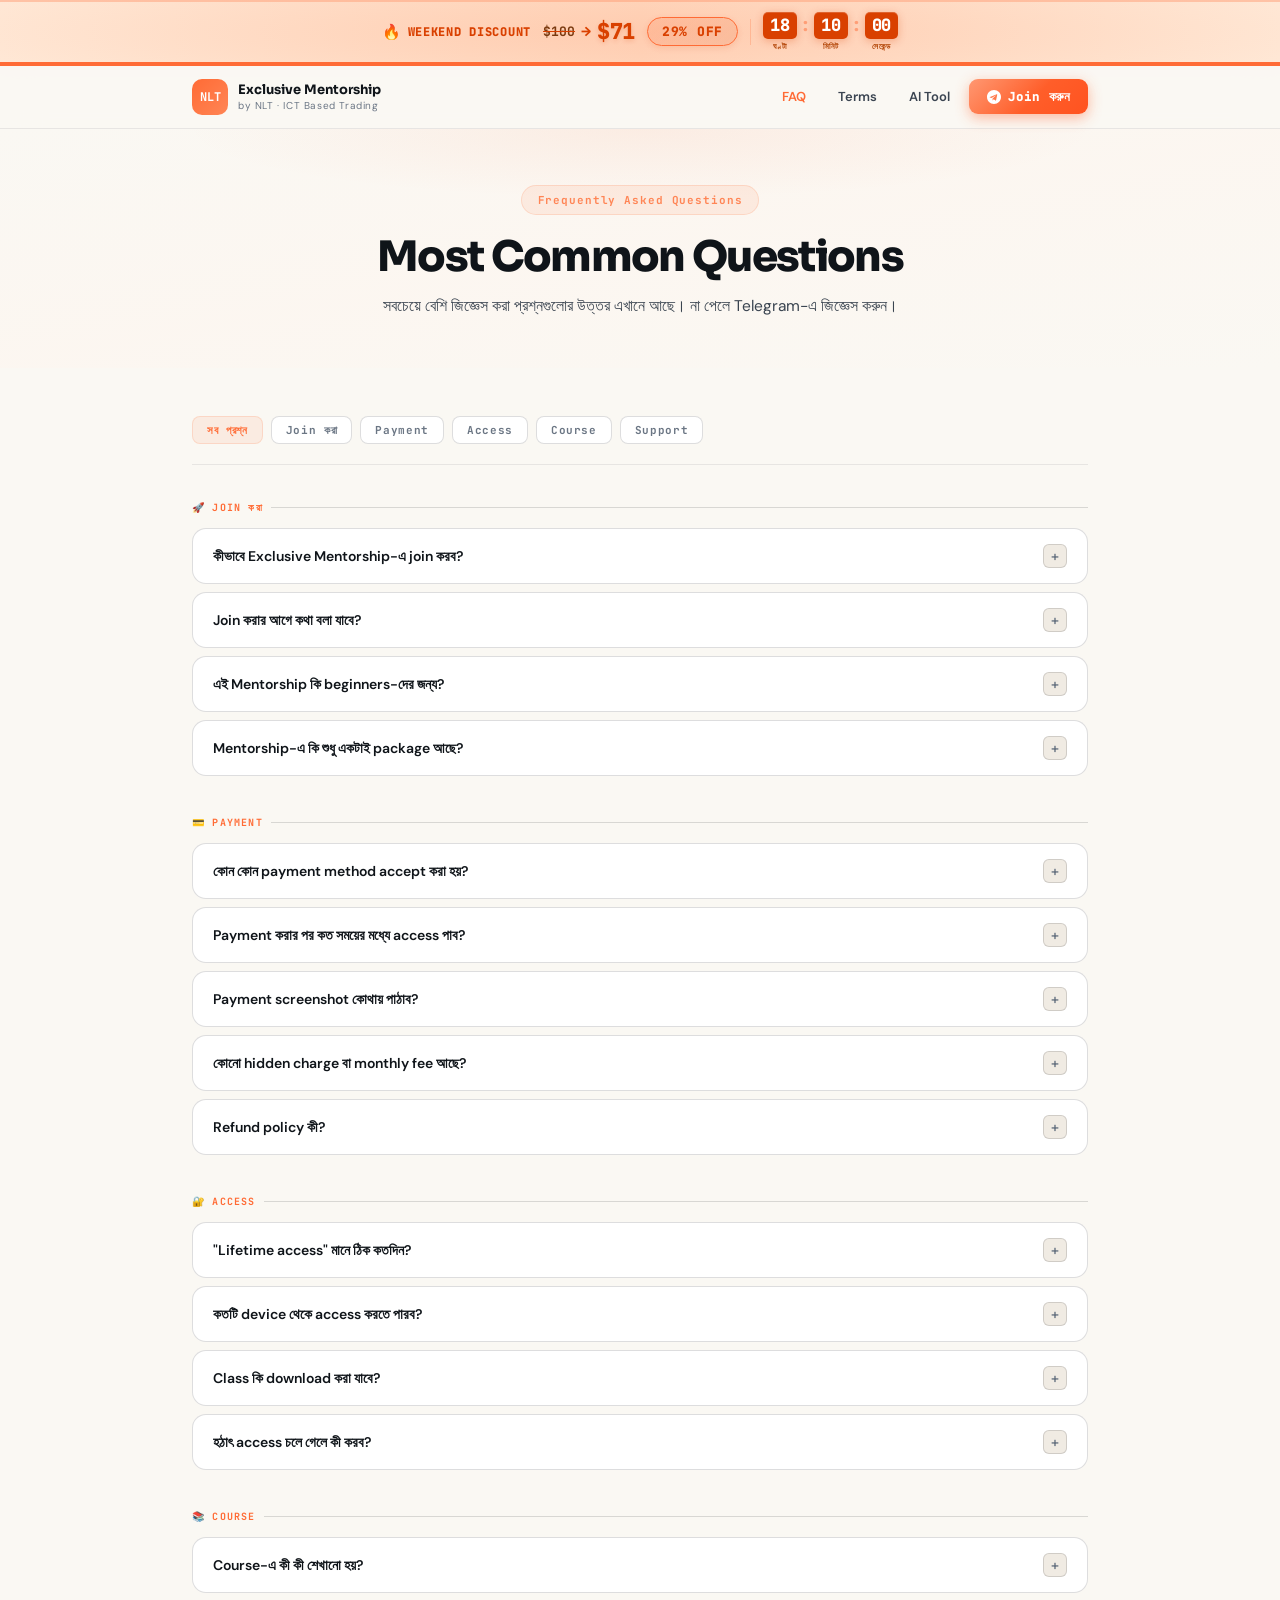
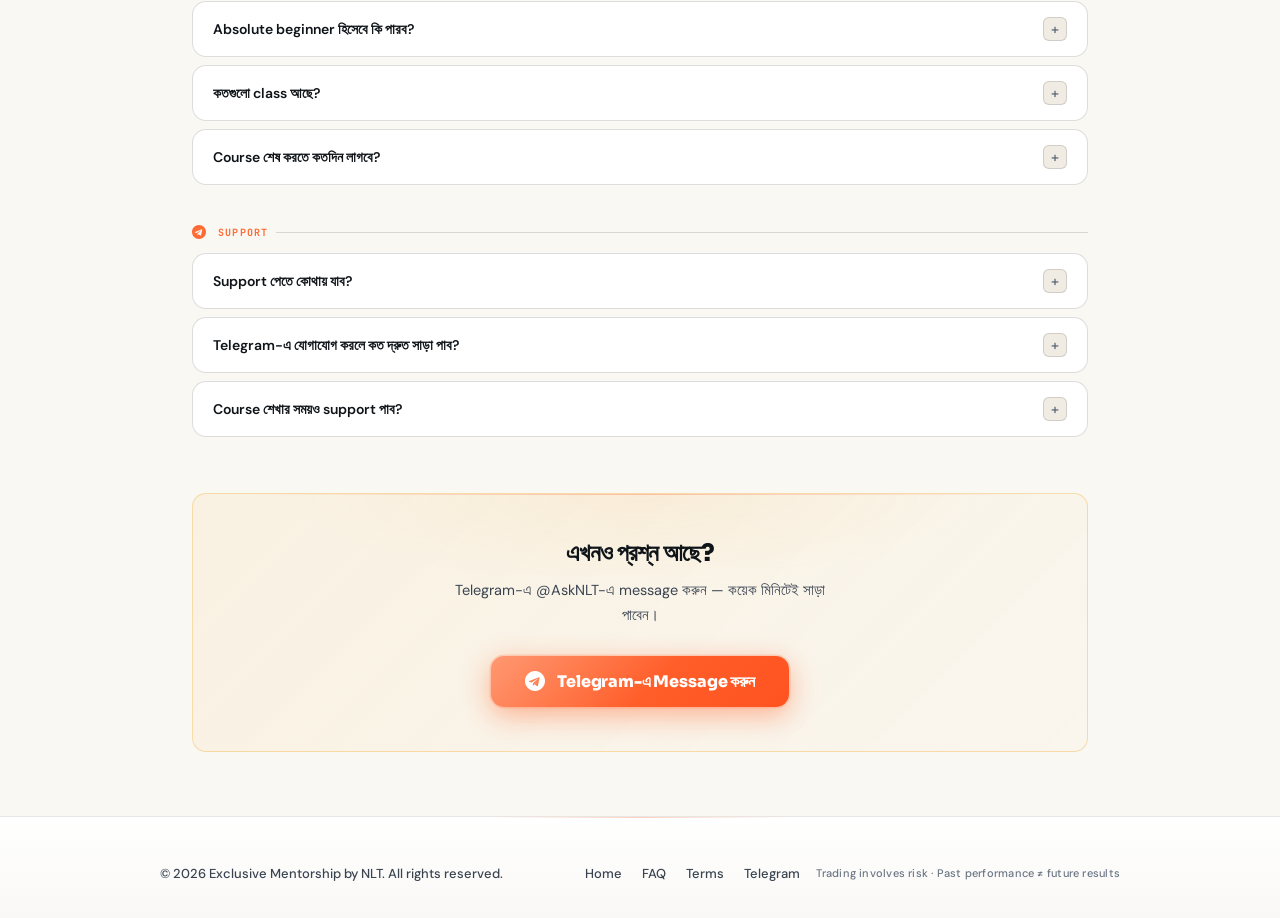
<file: faq.html>
<!doctype html>
<html lang="bn-BD">
  <head>
    <meta charset="utf-8" />
    <meta content="width=device-width,initial-scale=1.0" name="viewport" />
    <meta name="theme-color" content="#faf8f3" />
    <title>FAQ — Exclusive Mentorship by NLT</title>
    <meta
      content="NLT Exclusive Mentorship-এর সব প্রশ্নের উত্তর — Payment, Access, Course ও Support।"
      name="description"
    />
    <link rel="preconnect" href="https://fonts.googleapis.com" />
    <link rel="preconnect" href="https://fonts.gstatic.com" crossorigin />
    <link
      href="https://fonts.googleapis.com/css2?family=Sora:wght@400;500;600;700;800&family=DM+Sans:wght@400;500;600;700&family=JetBrains+Mono:wght@500;600;700&display=swap"
      rel="stylesheet"
    />
    <link
      href="data:image/svg+xml,%3Csvg xmlns='http://www.w3.org/2000/svg' viewBox='0 0 36 36'%3E%3Crect width='36' height='36' rx='9' fill='url(%23g)'/%3E%3Cdefs%3E%3ClinearGradient id='g' x1='0' y1='0' x2='1' y2='1'%3E%3Cstop offset='0%25' stop-color='%23d97706'/%3E%3Cstop offset='100%25' stop-color='%23b45309'/%3E%3C/linearGradient%3E%3C/defs%3E%3Ctext x='18' y='24' text-anchor='middle' font-family='system-ui' font-size='13' font-weight='800' fill='white'%3ENLT%3C/text%3E%3C/svg%3E"
      rel="icon"
      type="image/svg+xml"
    />
    <style>
      *,
      *::before,
      *::after {
        box-sizing: border-box;
        margin: 0;
        padding: 0;
      }

      :root {
        --bg: #faf8f3;
        --bg-card: #ffffff;
        --bg-elevated: #f5f3ee;
        --bg-surface: #f0ebe3;
        --ink: #0f1419;
        --ink-2: #3a4450;
        --ink-3: #6b7684;
        --line: rgba(15, 20, 25, 0.08);
        --line-s: rgba(15, 20, 25, 0.14);
        --amber: #ff6b35;
        --amber-s: #ff8555;
        --amber-dim: rgba(255, 107, 53, 0.09);
        --amber-b: rgba(255, 107, 53, 0.16);
        --blue: #0066ff;
        --blue-s: #3385ff;
        --blue-dim: rgba(0, 102, 255, 0.09);
        --blue-b: rgba(0, 102, 255, 0.15);
        --green: #00a86b;
        --green-s: #33bb7f;
        --H: "Sora", sans-serif;
        --B: "DM Sans", sans-serif;
        --M: "JetBrains Mono", monospace;
        --mw: 960px;
        --r: 14px;
      }

      html {
        scroll-behavior: smooth;
      }

      body {
        font-family: var(--B);
        color: var(--ink-2);
        background: var(--bg);
        -webkit-font-smoothing: antialiased;
        overflow-x: hidden;
      }

      a {
        color: inherit;
        text-decoration: none;
      }

      * {
        -webkit-tap-highlight-color: transparent;
      }

      a,
      button {
        touch-action: manipulation;
      }

      /* ═══ STICKY HEADER WRAPPER ═══ */
      .sticky-header {
        position: sticky;
        top: 0;
        z-index: 200;
      }

      /* ═══ NAV ═══ */
      .navbar {
        position: relative;
        background: rgba(250, 248, 243, 0.92);
        backdrop-filter: blur(20px);
        -webkit-backdrop-filter: blur(20px);
        border-bottom: 1px solid var(--line);
        transition: box-shadow 0.3s;
      }

      .navbar.scrolled {
        box-shadow: 0 2px 12px rgba(0, 0, 0, 0.08);
      }

      .nav-inner {
        max-width: var(--mw);
        margin: 0 auto;
        height: 62px;
        display: flex;
        align-items: center;
        justify-content: space-between;
        padding: 0 32px;
        gap: 16px;
      }

      .nav-logo {
        display: flex;
        align-items: center;
        gap: 10px;
      }

      .nav-logo-mark {
        width: 36px;
        height: 36px;
        background: linear-gradient(135deg, #ff6b35, #ff8555);
        border-radius: 10px;
        display: flex;
        align-items: center;
        justify-content: center;
        font-family: var(--M);
        font-size: 12px;
        font-weight: 700;
        color: #ffffff;
        flex-shrink: 0;
      }

      .nav-logo-name {
        font-family: var(--H);
        font-size: 13px;
        font-weight: 700;
        color: var(--ink);
        display: block;
        line-height: 1.3;
      }

      .nav-logo-sub {
        font-size: 10px;
        color: var(--ink-3);
        letter-spacing: 0.06em;
        display: block;
      }

      .nav-right {
        display: flex;
        align-items: center;
        gap: 6px;
      }

      .nav-link {
        font-size: 13px;
        font-weight: 600;
        color: var(--ink-2);
        padding: 7px 13px;
        border-radius: 8px;
        transition: all 0.2s;
      }

      .nav-link:hover {
        background: rgba(15, 20, 25, 0.06);
        color: var(--ink);
      }

      .nav-link.active {
        color: var(--amber);
      }

      @keyframes btnShimmer {
        0% {
          left: -100%;
          opacity: 0;
        }

        15% {
          opacity: 1;
        }

        50% {
          left: 120%;
          opacity: 1;
        }

        51%,
        100% {
          left: 120%;
          opacity: 0;
        }
      }

      .nav-cta {
        display: inline-flex;
        align-items: center;
        gap: 7px;
        background: linear-gradient(135deg, #ff6b35, #ff5320);
        color: #ffffff;
        font-family: var(--M);
        font-size: 12.5px;
        font-weight: 900;
        padding: 9px 18px;
        border-radius: 9px;
        text-decoration: none;
        position: relative;
        overflow: hidden;
        transition: all 0.25s cubic-bezier(0.34, 1.56, 0.64, 1);
        box-shadow: 0 4px 14px rgba(255, 107, 53, 0.45);
        letter-spacing: 0.01em;
        border: none;
        cursor: pointer;
      }

      .nav-cta::before {
        content: "";
        position: absolute;
        inset: 0;
        background: linear-gradient(
          135deg,
          rgba(255, 255, 255, 0.3),
          transparent 55%
        );
        pointer-events: none;
      }

      .nav-cta::after {
        content: "";
        position: absolute;
        top: 0;
        left: -100%;
        width: 60%;
        height: 100%;
        background: linear-gradient(
          90deg,
          transparent,
          rgba(255, 255, 255, 0.4),
          transparent
        );
        animation: btnShimmer 3s ease-in-out infinite;
      }

      .nav-cta:hover {
        transform: translateY(-2px) scale(1.05);
        box-shadow: 0 8px 24px rgba(255, 107, 53, 0.6);
        background: linear-gradient(135deg, #ff5320, #ff3d00);
      }

      .nav-cta:active {
        transform: translateY(0) scale(1.02);
      }

      @media (max-width: 540px) {
        .nav-link:not(.active) {
          display: none;
        }
      }

      /* ═══ PAGE HEADER ═══ */
      .page-hero {
        padding: 56px 32px 48px;
        text-align: center;
        position: relative;
        overflow: hidden;
        background: linear-gradient(170deg, #faf8f3, #fff4ed66, #faf8f3);
      }

      .page-hero::before {
        content: "";
        position: absolute;
        inset: 0;
        background: radial-gradient(
          ellipse 55% 45% at 50% 0%,
          rgba(255, 107, 53, 0.08) 0%,
          transparent 65%
        );
        pointer-events: none;
      }

      .page-hero-inner {
        position: relative;
        z-index: 1;
        max-width: var(--mw);
        margin: 0 auto;
      }

      .page-badge {
        display: inline-block;
        font-family: var(--M);
        font-size: 11px;
        font-weight: 700;
        letter-spacing: 0.08em;
        padding: 7px 16px;
        border-radius: 100px;
        background: var(--amber-dim);
        border: 1px solid var(--amber-b);
        color: var(--amber-s);
        margin-bottom: 18px;
      }

      .page-title {
        font-family: var(--H);
        font-size: clamp(28px, 5vw, 42px);
        font-weight: 800;
        color: var(--ink);
        letter-spacing: -0.04em;
        line-height: 1.15;
        margin-bottom: 12px;
      }

      .page-sub {
        font-size: 15.5px;
        color: var(--ink-2);
        line-height: 1.72;
        max-width: 640px;
        margin: 0 auto;
      }

      /* ═══ CONTENT WRAP ═══ */
      .wrap {
        max-width: var(--mw);
        margin: 0 auto;
        padding: 48px 32px 64px;
      }

      /* ═══ CATEGORY TABS ═══ */
      .cat-bar {
        display: flex;
        flex-wrap: wrap;
        gap: 8px;
        margin-bottom: 36px;
        padding-bottom: 20px;
        border-bottom: 1px solid var(--line);
      }

      .cat-btn {
        font-family: var(--M);
        font-size: 11px;
        font-weight: 700;
        letter-spacing: 0.06em;
        color: var(--ink-3);
        background: var(--bg-card);
        border: 1px solid var(--line-s);
        padding: 6px 14px;
        border-radius: 8px;
        cursor: pointer;
        text-decoration: none;
        transition:
          color 0.2s,
          border-color 0.2s;
      }

      .cat-btn:hover {
        color: var(--ink-2);
        border-color: rgba(255, 255, 255, 0.2);
      }

      .cat-btn.active {
        background: var(--amber-dim);
        border-color: var(--amber-b);
        color: var(--amber);
      }

      /* ═══ FAQ GROUP ═══ */
      .faq-group {
        margin-bottom: 40px;
      }

      .faq-group-lbl {
        font-family: var(--M);
        font-size: 10px;
        font-weight: 700;
        letter-spacing: 0.12em;
        color: var(--amber);
        text-transform: uppercase;
        margin-bottom: 14px;
        display: flex;
        align-items: center;
        gap: 8px;
      }

      .faq-group-lbl::after {
        content: "";
        flex: 1;
        height: 1px;
        background: var(--line-s);
      }

      .faq-list {
        display: flex;
        flex-direction: column;
        gap: 8px;
      }

      .faq-item {
        background: var(--bg-card);
        border: 1px solid var(--line-s);
        border-radius: var(--r);
        overflow: hidden;
        transition: border-color 0.2s;
      }

      .faq-item:hover {
        border-color: rgba(255, 107, 53, 0.22);
      }

      .faq-item[data-cat].hidden {
        display: none;
      }

      .faq-q {
        display: flex;
        align-items: center;
        justify-content: space-between;
        gap: 14px;
        padding: 15px 20px;
        width: 100%;
        background: none;
        border: none;
        cursor: pointer;
        text-align: left;
        font-family: var(--B);
        font-size: 14px;
        font-weight: 600;
        color: var(--ink);
        line-height: 1.45;
      }

      .faq-icon {
        width: 24px;
        height: 24px;
        flex-shrink: 0;
        border-radius: 6px;
        background: var(--bg-surface);
        border: 1px solid var(--line-s);
        display: flex;
        align-items: center;
        justify-content: center;
        font-size: 14px;
        color: var(--ink-3);
        transition: all 0.25s;
      }

      .faq-q.open .faq-icon {
        background: var(--amber-dim);
        border-color: var(--amber-b);
        color: var(--amber);
        transform: rotate(45deg);
      }

      .faq-a {
        max-height: 0;
        overflow: hidden;
        padding: 0 20px;
        font-size: 13.5px;
        color: var(--ink-2);
        line-height: 1.78;
        transition:
          max-height 0.35s cubic-bezier(0.4, 0, 0.2, 1),
          padding 0.35s;
      }

      .faq-q.open + .faq-a {
        max-height: 400px;
        padding-bottom: 16px;
      }

      .faq-a strong {
        color: var(--ink);
        font-weight: 700;
      }

      .faq-a .hl {
        color: var(--amber-s);
        font-weight: 700;
      }

      .faq-a ul {
        margin: 10px 0 0 0;
        padding-left: 0;
        list-style: none;
        display: flex;
        flex-direction: column;
        gap: 6px;
      }

      .faq-a ul li {
        display: flex;
        align-items: flex-start;
        gap: 8px;
        font-size: 13px;
      }

      .faq-a ul li::before {
        content: "·";
        color: var(--amber);
        flex-shrink: 0;
        margin-top: 1px;
        font-size: 16px;
        line-height: 1.2;
      }

      /* ═══ CTA BOX ═══ */
      .cta-box {
        background: linear-gradient(
          135deg,
          rgba(245, 158, 11, 0.07) 0%,
          rgba(245, 158, 11, 0.02) 100%
        );
        border: 1px solid rgba(245, 158, 11, 0.3);
        border-radius: var(--r);
        padding: 44px 32px;
        text-align: center;
        position: relative;
        overflow: hidden;
        margin-top: 56px;
      }

      .cta-box::before {
        content: "";
        position: absolute;
        inset: 0;
        background: radial-gradient(
          ellipse 60% 55% at 50% 0%,
          rgba(245, 158, 11, 0.07) 0%,
          transparent 65%
        );
        pointer-events: none;
      }

      .cta-box::after {
        content: "";
        position: absolute;
        top: 0;
        left: 0;
        right: 0;
        height: 1px;
        background: linear-gradient(
          90deg,
          transparent 5%,
          var(--amber) 50%,
          transparent 95%
        );
        opacity: 0.35;
      }

      .cta-inner {
        position: relative;
        z-index: 1;
      }

      .cta-title {
        font-family: var(--H);
        font-size: 24px;
        font-weight: 800;
        color: var(--ink);
        letter-spacing: -0.03em;
        margin-bottom: 10px;
      }

      .cta-sub {
        font-size: 14.5px;
        color: var(--ink-2);
        line-height: 1.72;
        margin-bottom: 28px;
        max-width: 400px;
        margin-left: auto;
        margin-right: auto;
      }

      .cta-btn {
        display: inline-flex;
        flex-direction: row;
        align-items: center;
        justify-content: center;
        gap: 12px;
        background: linear-gradient(135deg, #ff6b35 0%, #ff5320 100%);
        color: #ffffff;
        font-family: var(--H);
        font-size: 16px;
        font-weight: 900;
        padding: 15px 34px;
        border-radius: 13px;
        text-decoration: none;
        position: relative;
        overflow: hidden;
        transition: all 0.3s cubic-bezier(0.34, 1.56, 0.64, 1);
        box-shadow:
          0 8px 28px rgba(255, 107, 53, 0.5),
          0 0 0 1.5px rgba(255, 107, 53, 0.2);
        white-space: nowrap;
        letter-spacing: -0.01em;
        border: none;
        cursor: pointer;
      }

      .cta-btn::before {
        content: "";
        position: absolute;
        inset: 0;
        background: linear-gradient(
          135deg,
          rgba(255, 255, 255, 0.3) 0%,
          transparent 55%
        );
        pointer-events: none;
      }

      .cta-btn::after {
        content: "";
        position: absolute;
        top: 0;
        left: -100%;
        width: 60%;
        height: 100%;
        background: linear-gradient(
          90deg,
          transparent,
          rgba(255, 255, 255, 0.4),
          transparent
        );
        animation: btnShimmer 2.6s ease-in-out infinite;
      }

      .cta-btn:hover {
        transform: translateY(-4px) scale(1.03);
        box-shadow:
          0 14px 48px rgba(255, 107, 53, 0.65),
          0 0 0 2px rgba(255, 107, 53, 0.3);
        background: linear-gradient(135deg, #ff5320 0%, #ff3d00 100%);
      }

      .cta-btn:active {
        transform: translateY(-2px) scale(1.01);
      }

      .cta-btn small {
        font-family: var(--B);
        font-size: 11px;
        font-weight: 500;
        color: rgba(255, 255, 255, 0.8);
      }

      /* ═══ FOOTER ═══ */
      .ft {
        background: linear-gradient(180deg, #ffffff 0%, #f9f8f6 100%);
        border-top: 1px solid var(--line);
        padding: 48px 24px 36px;
        position: relative;
        overflow: hidden;
      }

      .ft::before {
        content: "";
        position: absolute;
        top: 0;
        left: 50%;
        transform: translateX(-50%);
        width: 300px;
        height: 1px;
        background: linear-gradient(
          90deg,
          transparent,
          rgba(255, 107, 53, 0.3),
          transparent
        );
        pointer-events: none;
      }

      .ft-bot {
        max-width: var(--mw);
        margin: 0 auto;
        position: relative;
        z-index: 1;
        display: flex;
        flex-wrap: wrap;
        align-items: center;
        justify-content: space-between;
        gap: 16px;
      }

      .ft-copy {
        font-size: 13px;
        color: var(--ink-2);
        font-weight: 500;
        flex: 1;
        min-width: 200px;
      }

      .ft-disc {
        font-size: 11px;
        color: var(--ink-3);
        letter-spacing: 0.02em;
        font-weight: 500;
      }

      .ft-nav {
        display: flex;
        gap: 20px;
        align-items: center;
      }

      .ft-nav a {
        font-size: 13px;
        color: var(--ink-2);
        font-weight: 500;
        transition: all 0.3s ease;
        position: relative;
        text-decoration: none;
      }

      .ft-nav a::after {
        content: "";
        position: absolute;
        bottom: -4px;
        left: 0;
        width: 0;
        height: 2px;
        background: linear-gradient(90deg, #ff6b35, #ff8555);
        transition: width 0.3s ease;
      }

      .ft-nav a:hover {
        color: var(--amber-s);
      }

      .ft-nav a:hover::after {
        width: 100%;
      }

      @media (max-width: 640px) {
        .ft {
          padding: 40px 20px 32px;
        }

        .ft-bot {
          flex-direction: column;
          text-align: center;
          gap: 12px;
        }

        .ft-copy {
          width: 100%;
          min-width: unset;
          order: 1;
        }

        .ft-nav {
          order: 2;
          justify-content: center;
          width: 100%;
        }

        .ft-disc {
          order: 3;
          width: 100%;
        }
      }

      /* ═══ REVEAL ═══ */
      .rv {
        opacity: 0;
        transform: translateY(14px);
        transition:
          opacity 0.5s ease,
          transform 0.5s ease;
      }

      .rv.on {
        opacity: 1;
        transform: translateY(0);
      }

      /* ═══ STICKY BAR ═══ */
      @media (max-width: 768px) {
        .sticky {
          position: fixed;
          bottom: 0;
          left: 0;
          right: 0;
          z-index: 500;
          padding: 10px 16px 18px;
          background: rgba(250, 248, 243, 0.98);
          border-top: 2px solid #ff6b35;
          backdrop-filter: blur(24px);
          -webkit-backdrop-filter: blur(24px);
          transform: translateY(100%);
          transition: transform 0.35s cubic-bezier(0.4, 0, 0.2, 1);
        }

        .sticky.on {
          transform: translateY(0);
        }

        .sticky a {
          display: flex;
          align-items: center;
          justify-content: center;
          gap: 10px;
          width: 100%;
          background: linear-gradient(135deg, #ff6b35 0%, #ff5320 100%);
          color: #ffffff;
          font-size: 16px;
          font-weight: 900;
          padding: 16px;
          border-radius: 13px;
          font-family: "Sora", sans-serif;
          position: relative;
          overflow: hidden;
          box-shadow: 0 8px 28px rgba(255, 107, 53, 0.55);
          letter-spacing: -0.01em;
          transition: all 0.3s cubic-bezier(0.34, 1.56, 0.64, 1);
          border: none;
          cursor: pointer;
        }

        .sticky a::before {
          content: "";
          position: absolute;
          inset: 0;
          background: linear-gradient(
            135deg,
            rgba(255, 255, 255, 0.3),
            transparent 55%
          );
          pointer-events: none;
        }

        .sticky a::after {
          content: "";
          position: absolute;
          top: 0;
          left: -100%;
          width: 60%;
          height: 100%;
          background: linear-gradient(
            90deg,
            transparent,
            rgba(255, 255, 255, 0.4),
            transparent
          );
          animation: btnShimmer 2.5s ease-in-out infinite;
        }

        .sticky a:hover {
          transform: translateY(-3px) scale(1.02);
          box-shadow: 0 12px 40px rgba(255, 107, 53, 0.7);
          background: linear-gradient(135deg, #ff5320 0%, #ff3d00 100%);
        }

        .sticky a:active {
          transform: translateY(-1px) scale(1.01);
        }
      }

      .sticky a:active {
        transform: scale(0.98);
      }

      @media (min-width: 769px) {
        .sticky {
          display: none !important;
        }
      }

      .btt {
        position: fixed;
        bottom: 80px;
        right: 20px;
        z-index: 400;
        width: 40px;
        height: 40px;
        background: var(--bg-elevated);
        border: 1px solid var(--line-s);
        border-radius: 50%;
        display: flex;
        align-items: center;
        justify-content: center;
        cursor: pointer;
        opacity: 0;
        transform: translateY(10px);
        transition: all 0.3s;
        color: var(--ink-3);
      }

      .btt.on {
        opacity: 1;
        transform: translateY(0);
      }

      .btt:hover {
        border-color: var(--amber-b);
        color: var(--amber);
      }

      @media (max-width: 768px) {
        .btt {
          bottom: 86px;
          right: 14px;
        }
      }

      /* ══ DISCOUNT BAR ══ */
      .disc-bar {
        background: linear-gradient(90deg, #ffe8d6, #ffd9c0, #ffe8d6);
        border-bottom: 4px solid #ff6b35;
        border-top: 2px solid rgba(255, 107, 53, 0.3);
        padding: 10px 20px;
        display: flex;
        align-items: center;
        justify-content: center;
        gap: 12px;
        flex-wrap: wrap;
        position: relative;
        overflow: hidden;
        box-shadow: 0 4px 16px rgba(255, 107, 53, 0.18);
      }

      .disc-bar::before {
        content: "";
        position: absolute;
        inset: 0;
        background: radial-gradient(
          ellipse 60% 100% at 50%,
          rgba(255, 107, 53, 0.12),
          transparent
        );
        pointer-events: none;
      }

      .disc-bar.disc-urgent {
        animation: discPulse 1.2s ease-in-out infinite;
        box-shadow: 0 6px 24px rgba(255, 107, 53, 0.32);
      }

      @keyframes discPulse {
        0%,
        100% {
          transform: translateY(0);
          box-shadow: 0 6px 24px rgba(255, 107, 53, 0.32);
        }

        50% {
          transform: translateY(-2px);
          box-shadow: 0 8px 28px rgba(255, 107, 53, 0.42);
        }
      }

      .disc-fl {
        font-family: var(--M);
        font-size: 12px;
        font-weight: 900;
        color: #d94000;
        letter-spacing: 0.06em;
        text-transform: uppercase;
        position: relative;
        z-index: 1;
        white-space: nowrap;
        display: inline-flex;
        align-items: center;
        gap: 6px;
      }

      .disc-fl-fire {
        font-size: 15px;
        display: inline-block;
        animation: fireAnim 1s ease-in-out infinite;
      }

      @keyframes fireAnim {
        0%,
        100% {
          transform: scaleY(1) rotate(-2deg);
        }

        50% {
          transform: scaleY(1.08) rotate(2deg);
        }
      }

      .disc-price-group {
        display: inline-flex;
        align-items: center;
        gap: 6px;
        position: relative;
        z-index: 1;
      }

      .disc-orig {
        font-family: var(--M);
        font-size: 13px;
        font-weight: 700;
        color: #7a3a10;
        text-decoration: line-through;
        text-decoration-color: #d94000;
      }

      .disc-arr {
        color: #d94000;
        font-weight: 900;
        font-size: 13px;
        animation: arrBounce 0.7s ease-in-out infinite;
      }

      @keyframes arrBounce {
        0%,
        100% {
          transform: translateX(0);
        }

        50% {
          transform: translateX(4px);
        }
      }

      .disc-now {
        font-family: var(--M);
        font-size: 22px;
        font-weight: 900;
        color: #d94000;
        letter-spacing: -0.02em;
        text-shadow: 0 2px 4px rgba(217, 64, 0, 0.18);
      }

      .disc-badge {
        display: inline-flex;
        align-items: center;
        justify-content: center;
        font-family: var(--M);
        font-size: 13px;
        font-weight: 900;
        letter-spacing: 0.06em;
        text-transform: uppercase;
        background: linear-gradient(
          135deg,
          rgba(255, 107, 53, 0.18),
          rgba(217, 64, 0, 0.13)
        );
        color: #d94000;
        border: 1.5px solid #ff6b35;
        padding: 5px 14px;
        border-radius: 100px;
        position: relative;
        z-index: 1;
        box-shadow: 0 2px 6px rgba(217, 64, 0, 0.12);
      }

      .disc-vdiv {
        width: 1px;
        height: 26px;
        background: rgba(255, 107, 53, 0.25);
        flex-shrink: 0;
        position: relative;
        z-index: 1;
      }

      .disc-timer-wrap {
        display: inline-flex;
        align-items: center;
        gap: 6px;
        position: relative;
        z-index: 1;
      }

      .disc-timer-lbl {
        font-family: var(--M);
        font-size: 9px;
        font-weight: 700;
        color: #c43a00;
        letter-spacing: 0.07em;
        text-transform: uppercase;
        white-space: nowrap;
        display: inline-flex;
        align-items: center;
        gap: 5px;
      }

      .disc-timer-lbl::before {
        content: "";
        width: 7px;
        height: 7px;
        border-radius: 50%;
        background: #e03a00;
        flex-shrink: 0;
        animation: timerDot 0.9s ease-in-out infinite;
      }

      @keyframes timerDot {
        0%,
        100% {
          opacity: 1;
          transform: scale(1);
        }

        50% {
          opacity: 0.4;
          transform: scale(0.7);
        }
      }

      .disc-clock {
        display: inline-flex;
        align-items: center;
        gap: 2px;
      }

      .disc-unit {
        display: flex;
        flex-direction: column;
        align-items: center;
        gap: 2px;
      }

      .disc-d {
        font-family: var(--M);
        font-size: 17px;
        font-weight: 900;
        color: #fff;
        background: #d94000;
        padding: 4px 7px;
        border-radius: 5px;
        min-width: 32px;
        text-align: center;
        line-height: 1.1;
        letter-spacing: -0.01em;
        font-variant-numeric: tabular-nums;
        box-shadow:
          0 2px 8px rgba(217, 64, 0, 0.3),
          inset 0 1px 0 rgba(255, 255, 255, 0.18);
        display: block;
      }

      .disc-d.flip {
        animation: digitFlip 0.22s ease-in-out;
      }

      @keyframes digitFlip {
        0% {
          transform: scaleY(1);
          opacity: 1;
        }

        40% {
          transform: scaleY(0);
          opacity: 0;
        }

        60% {
          transform: scaleY(0);
          opacity: 0;
        }

        100% {
          transform: scaleY(1);
          opacity: 1;
        }
      }

      .disc-u-lbl {
        font-family: var(--M);
        font-size: 7.5px;
        font-weight: 700;
        color: #b04000;
        letter-spacing: 0.04em;
        text-transform: uppercase;
      }

      .disc-sep2 {
        font-family: var(--M);
        font-size: 18px;
        font-weight: 900;
        color: rgba(255, 107, 53, 0.5);
        margin: 0 1px;
        align-self: flex-start;
        padding-top: 2px;
        line-height: 1.25;
      }

      .disc-bar.disc-urgent .disc-d {
        background: #c00000;
        box-shadow: 0 2px 10px rgba(180, 0, 0, 0.35);
        animation: urgentFlash 0.65s ease-in-out infinite;
      }

      @keyframes urgentFlash {
        0%,
        100% {
          opacity: 1;
        }

        50% {
          opacity: 0.7;
        }
      }

      .disc-bar.disc-urgent .disc-u-lbl,
      .disc-bar.disc-urgent .disc-sep2,
      .disc-bar.disc-urgent .disc-timer-lbl {
        color: #a00000;
      }

      @media (max-width: 680px) {
        .disc-fl {
          display: none;
        }

        .disc-vdiv {
          display: none;
        }
      }

      @media (max-width: 520px) {
        .disc-bar {
          padding: 7px 10px;
          gap: 7px;
        }

        .disc-timer-lbl {
          display: none;
        }

        .disc-d {
          font-size: 14px;
          min-width: 27px;
          padding: 3px 5px;
        }

        .disc-sep2 {
          font-size: 15px;
        }

        .disc-u-lbl {
          font-size: 7px;
        }

        .disc-now {
          font-size: 18px;
        }

        .disc-badge {
          font-size: 10px;
          padding: 4px 9px;
        }
      }

      @media (max-width: 400px) {
        .disc-orig {
          display: none;
        }

        .disc-arr {
          display: none;
        }
      }

      /* ══ MOBILE IMPROVEMENTS ══ */
      @media (max-width: 520px) {
        .disc-bar {
          padding: 8px 12px;
          gap: 6px;
        }

        .disc-fl {
          display: none;
        }

        .disc-sep {
          display: none;
        }

        .disc-now {
          font-size: 14px;
        }

        .disc-timer-wrap {
          font-size: 11px;
        }
      }

      @media (max-width: 480px) {
        .page-hero {
          padding: 40px 20px 36px;
        }

        .wrap {
          padding: 36px 16px 52px;
        }

        .cat-bar {
          gap: 6px;
        }

        .cat-btn {
          font-size: 10px;
          padding: 6px 11px;
        }

        .cta-box {
          padding: 32px 20px;
        }

        .ft-bot {
          flex-direction: column;
          align-items: center;
          text-align: center;
          gap: 10px;
        }

        .ft-bot nav {
          flex-wrap: wrap;
          justify-content: center;
        }
      }

      @media (max-width: 380px) {
        .nav-logo-sub {
          display: none;
        }

        .nav-cta {
          padding: 8px 13px;
          font-size: 11.5px;
        }
      }

      .faq-q {
        min-height: 52px;
      }

      /* ══ NLT SHARED ANIMATION SYSTEM ══ */

      /* Page progress indicator */
      .section-progress {
        position: fixed;
        top: 0;
        left: 0;
        height: 2px;
        background: linear-gradient(90deg, #ff6b35, #ffb347);
        z-index: 9999;
        width: 0%;
        transition: width 0.1s linear;
        box-shadow: 0 0 8px rgba(255, 107, 53, 0.6);
      }

      /* Section title underline draw */
      .s-ttl {
        position: relative;
        background-size: 300% auto;
        animation: titleShine 6s linear infinite;
      }

      .s-ttl::after {
        content: "";
        position: absolute;
        bottom: -8px;
        left: 0;
        height: 2px;
        width: 0;
        background: linear-gradient(90deg, #ff6b35, #ffb347, #ff6b35);
        border-radius: 2px;
        transition: width 0.8s cubic-bezier(0.22, 1, 0.36, 1);
      }

      .s-ttl.title-revealed::after {
        width: 48px;
      }

      @keyframes titleShine {
        0% {
          background-position: 0% center;
        }

        100% {
          background-position: 300% center;
        }
      }

      /* Enhanced scroll reveal */
      .rv {
        opacity: 0;
        transform: translateY(18px) scale(0.99);
        transition:
          opacity 0.55s cubic-bezier(0.22, 1, 0.36, 1),
          transform 0.55s cubic-bezier(0.22, 1, 0.36, 1);
        will-change: opacity, transform;
      }

      .rv.on {
        opacity: 1;
        transform: translateY(0) scale(1);
      }

      /* FAQ enhanced interactions */
      .faq-item {
        transition:
          border-color 0.25s,
          box-shadow 0.25s,
          transform 0.25s;
      }

      .faq-item:hover {
        transform: translateX(3px);
        box-shadow: 0 4px 16px rgba(255, 107, 53, 0.07);
      }

      .faq-icon,
      .faq-ic {
        transition:
          transform 0.3s cubic-bezier(0.34, 1.56, 0.64, 1),
          background 0.25s,
          color 0.25s !important;
      }

      .faq-q:hover .faq-icon,
      .faq-q:hover .faq-ic {
        transform: rotate(15deg) scale(1.1) !important;
      }

      .faq-q.open .faq-icon,
      .faq-q.open .faq-ic {
        transform: rotate(45deg) scale(1.1) !important;
      }

      /* Button magnetic press */
      .btn-primary:active,
      .btn-ghost:active,
      .nav-cta:active {
        transform: translateY(1px) scale(0.98) !important;
      }

      /* Nav link underline draw */
      .nav-link {
        position: relative;
      }

      .nav-link::after {
        content: "";
        position: absolute;
        bottom: 2px;
        left: 10px;
        right: 10px;
        height: 1.5px;
        background: var(--amber, #ff6b35);
        transform: scaleX(0);
        transform-origin: center;
        transition: transform 0.25s cubic-bezier(0.22, 1, 0.36, 1);
      }

      .nav-link:hover::after {
        transform: scaleX(1);
      }

      /* Telegram pulse */
      .tg-pulse {
        animation: tgPulse 2.5s ease-in-out infinite;
      }

      @keyframes tgPulse {
        0%,
        100% {
          box-shadow:
            0 8px 28px rgba(255, 107, 53, 0.5),
            0 0 0 0 rgba(255, 107, 53, 0.25);
        }

        50% {
          box-shadow:
            0 10px 36px rgba(255, 107, 53, 0.65),
            0 0 0 8px rgba(255, 107, 53, 0);
        }
      }

      /* Animated section divider */
      .section-divider {
        height: 1px;
        margin: 0 auto 48px;
        background: linear-gradient(
          90deg,
          transparent 0%,
          rgba(255, 107, 53, 0.2) 50%,
          transparent 100%
        );
        background-size: 200% auto;
        animation: dividerFlow 4s linear infinite;
      }

      @keyframes dividerFlow {
        0% {
          background-position: 0% center;
        }

        100% {
          background-position: 200% center;
        }
      }

      /* Filter buttons hover (FAQ page) */
      .filter-btn {
        transition: all 0.25s cubic-bezier(0.22, 1, 0.36, 1) !important;
      }

      .filter-btn:hover {
        transform: translateY(-2px) scale(1.04) !important;
      }

      .filter-btn.active {
        animation: filterBtnPop 0.3s cubic-bezier(0.34, 1.56, 0.64, 1);
      }

      @keyframes filterBtnPop {
        from {
          transform: scale(0.92);
        }

        to {
          transform: scale(1);
        }
      }

      /* Reduced motion */
      @media (prefers-reduced-motion: reduce) {
        *,
        *::before,
        *::after {
          animation-duration: 0.01ms !important;
          animation-iteration-count: 1 !important;
          transition-duration: 0.01ms !important;
        }
      }
    </style>
  </head>

  <body>
    <div class="section-progress" id="sectionProgress"></div>
    <!-- ════ STICKY HEADER ════ -->
    <header class="sticky-header">
      <!-- ════ DISCOUNT BAR ════ -->
      <div class="disc-bar" id="discBar">
        <span class="disc-fl"
          ><span class="disc-fl-fire">🔥</span
          ><span id="discName">সীমিত সময়ের Offer</span></span
        >
        <span class="disc-price-group">
          <span class="disc-orig" id="dOrig"></span>
          <span class="disc-arr">→</span>
          <span class="disc-now" id="dNow"></span>
        </span>
        <span class="disc-badge" id="dSave"></span>
        <span class="disc-vdiv"></span>
        <span class="disc-timer-wrap">
          <span class="disc-clock" id="discClock">
            <span class="disc-unit"
              ><span class="disc-d" id="tH">00</span
              ><span class="disc-u-lbl">ঘণ্টা</span></span
            >
            <span class="disc-sep2">:</span>
            <span class="disc-unit"
              ><span class="disc-d" id="tM">00</span
              ><span class="disc-u-lbl">মিনিট</span></span
            >
            <span class="disc-sep2">:</span>
            <span class="disc-unit"
              ><span class="disc-d" id="tS">00</span
              ><span class="disc-u-lbl">সেকেন্ড</span></span
            >
          </span>
        </span>
      </div>
      <!-- ════ NAVBAR ════ -->
      <nav class="navbar" id="navbar">
        <div class="nav-inner">
          <a class="nav-logo" href="index.html">
            <div class="nav-logo-mark">NLT</div>
            <div>
              <span class="nav-logo-name">Exclusive Mentorship</span>
              <span class="nav-logo-sub">by NLT · ICT Based Trading</span>
            </div>
          </a>
          <div class="nav-right">
            <a class="nav-link active" href="faq.html">FAQ</a>
            <a class="nav-link" href="terms.html">Terms</a>
            <a class="nav-link" href="analysis.html">AI Tool</a>
            <a
              class="nav-cta"
              href="https://t.me/AskNLT"
              target="_blank"
              rel="noopener noreferrer"
              ><svg
                width="14"
                height="14"
                viewBox="0 0 24 24"
                fill="currentColor"
              >
                <path
                  d="M12 0C5.373 0 0 5.373 0 12s5.373 12 12 12 12-5.373 12-12S18.627 0 12 0zm5.562 8.248-2.01 9.456c-.148.658-.537.818-1.084.508l-3-2.21-1.447 1.394c-.16.16-.295.295-.605.295l.213-3.053 5.56-5.023c.242-.213-.054-.334-.373-.12l-6.87 4.326-2.962-.924c-.643-.204-.658-.643.136-.953l11.57-4.461c.537-.194 1.006.131.872.765z"
                />
              </svg>
              Join করুন</a
            >
          </div>
        </div>
      </nav>
    </header>
    <!-- ════ PAGE HEADER ════ -->
    <div class="page-hero">
      <div class="page-hero-inner">
        <div class="page-badge">Frequently Asked Questions</div>
        <h1 class="page-title">Most Common Questions</h1>
        <p class="page-sub">
          সবচেয়ে বেশি জিজ্ঞেস করা প্রশ্নগুলোর উত্তর এখানে আছে। না পেলে
          Telegram-এ জিজ্ঞেস করুন।
        </p>
      </div>
    </div>
    <!-- ════ CONTENT ════ -->
    <div class="wrap">
      <!-- Category tabs -->
      <div class="cat-bar rv">
        <button class="cat-btn active" onclick="filterCat('all', this)">
          সব প্রশ্ন
        </button>
        <button class="cat-btn" onclick="filterCat('join', this)">
          Join করা
        </button>
        <button class="cat-btn" onclick="filterCat('payment', this)">
          Payment
        </button>
        <button class="cat-btn" onclick="filterCat('access', this)">
          Access
        </button>
        <button class="cat-btn" onclick="filterCat('course', this)">
          Course
        </button>
        <button class="cat-btn" onclick="filterCat('support', this)">
          Support
        </button>
      </div>
      <!-- ── JOIN ── -->
      <div class="faq-group rv" id="grp-join">
        <div class="faq-group-lbl">🚀 Join করা</div>
        <div class="faq-list">
          <div class="faq-item" data-cat="join">
            <button class="faq-q" onclick="tFaq(this)">
              কীভাবে Exclusive Mentorship-এ join করব?<span class="faq-icon"
                >+</span
              >
            </button>
            <div class="faq-a">
              Telegram-এ <span class="hl">@AskNLT</span>-এ message করুন। আমাদের
              support team সব বিস্তারিত জানাবে — Binance Pay-তে payment করলেই
              সাথে সাথে access পেয়ে যাবেন। কোনো automatic payment page নেই —
              সরাসরি মানুষের সাথে কথা বলেই সব হয়।
            </div>
          </div>
          <div class="faq-item" data-cat="join">
            <button class="faq-q" onclick="tFaq(this)">
              Join করার আগে কথা বলা যাবে?<span class="faq-icon">+</span>
            </button>
            <div class="faq-a">
              অবশ্যই — এটাই আমাদের মূল process। Telegram-এ
              <span class="hl">@AskNLT</span>-এ message দিন, আমাদের support team
              সব প্রশ্নের উত্তর দেবে। সব জেনে-বুঝে নিশ্চিত হয়ে তারপর সিদ্ধান্ত
              নিন।
            </div>
          </div>
          <div class="faq-item" data-cat="join">
            <button class="faq-q" onclick="tFaq(this)">
              এই Mentorship কি beginners-দের জন্য?<span class="faq-icon"
                >+</span
              >
            </button>
            <div class="faq-a">
              হ্যাঁ, একদম। Module 01 শূন্য থেকে শুরু হয় — Trading কী, Chart
              কীভাবে পড়তে হয়, সব step by step শেখানো হয়। কোনো আগের experience
              লাগবে না। কিছু না বুঝলে Telegram-এ জিজ্ঞেস করতে পারবেন।
            </div>
          </div>
          <div class="faq-item" data-cat="join">
            <button class="faq-q" onclick="tFaq(this)">
              Mentorship-এ কি শুধু একটাই package আছে?<span class="faq-icon"
                >+</span
              >
            </button>
            <div class="faq-a">
              হ্যাঁ। আমাদের <strong>Exclusive Mentorship</strong> package —
              একটাই, সম্পূর্ণ। এতে ৫টি module, ৯৯+ recorded class এবং lifetime
              access সহ সবকিছু আছে। <span id="faqPrice1">$39</span> one-time
              payment, কোনো hidden cost নেই।
            </div>
          </div>
        </div>
      </div>
      <!-- ── PAYMENT ── -->
      <div class="faq-group rv" id="grp-payment">
        <div class="faq-group-lbl">💳 Payment</div>
        <div class="faq-list">
          <div class="faq-item" data-cat="payment">
            <button class="faq-q" onclick="tFaq(this)">
              কোন কোন payment method accept করা হয়?<span class="faq-icon"
                >+</span
              >
            </button>
            <div class="faq-a">
              <p>
                শুধুমাত্র <strong>Binance Pay</strong>-এর মাধ্যমে payment নেওয়া
                হয়:
              </p>
              <ul>
                <li>
                  <strong>Binance Pay:</strong> সরাসরি Binance Pay-তে USDT
                  পাঠাতে পারবেন
                </li>
                <li>
                  <strong>Binance-Supported Networks:</strong> Binance-এ
                  available যেকোনো crypto network (TRC-20, BEP-20, Polygon,
                  etc.) ব্যবহার করেও পাঠানো যাবে
                </li>
              </ul>
              <p style="margin-top: 12px">
                সম্পূর্ণ payment process টা Telegram-এ
                <span class="hl">@AskNLT</span>-এ যোগাযোগ করে manually করতে হবে।
              </p>
            </div>
          </div>
          <div class="faq-item" data-cat="payment">
            <button class="faq-q" onclick="tFaq(this)">
              Payment করার পর কত সময়ের মধ্যে access পাব?<span class="faq-icon"
                >+</span
              >
            </button>
            <div class="faq-a">
              Payment confirm হওয়ার পর সাধারণত
              <strong>কয়েক ঘণ্টার মধ্যে</strong> সব module unlock করে দেওয়া
              হয়। Telegram-এ <span class="hl">@AskNLT</span>-এ payment
              screenshot পাঠালে process আরও দ্রুত হয়।
            </div>
          </div>
          <div class="faq-item" data-cat="payment">
            <button class="faq-q" onclick="tFaq(this)">
              Payment screenshot কোথায় পাঠাব?<span class="faq-icon">+</span>
            </button>
            <div class="faq-a">
              Payment screenshot পাঠাবেন Telegram-এ
              <span class="hl">@AskNLT</span>-এ। Screenshot-এ Transaction ID,
              Amount এবং Date/Time থাকলে process আরও দ্রুত হবে।
            </div>
          </div>
          <div class="faq-item" data-cat="payment">
            <button class="faq-q" onclick="tFaq(this)">
              কোনো hidden charge বা monthly fee আছে?<span class="faq-icon"
                >+</span
              >
            </button>
            <div class="faq-a">
              <strong>একদমই না।</strong>
              <span class="hl" id="faqPrice2">$39</span> একবার pay করলেই
              সারাজীবন access। কোনো monthly fee, renewal charge, বা hidden cost
              নেই।
            </div>
          </div>
          <div class="faq-item" data-cat="payment">
            <button class="faq-q" onclick="tFaq(this)">
              Refund policy কী?<span class="faq-icon">+</span>
            </button>
            <div class="faq-a">
              Digital content-এর nature অনুযায়ী, একবার access দেওয়া হলে refund
              সম্ভব নয়। তাই join করার আগে Telegram-এ কথা বলুন, সব জেনে-বুঝে
              সিদ্ধান্ত নিন। কোনো technical problem হলে সেটা সবসময় resolve করা
              হবে।
            </div>
          </div>
        </div>
      </div>
      <!-- ── ACCESS ── -->
      <div class="faq-group rv" id="grp-access">
        <div class="faq-group-lbl">🔐 Access</div>
        <div class="faq-list">
          <div class="faq-item" data-cat="access">
            <button class="faq-q" onclick="tFaq(this)">
              "Lifetime access" মানে ঠিক কতদিন?<span class="faq-icon">+</span>
            </button>
            <div class="faq-a">
              সত্যিকারের lifetime —
              <strong>platform চালু আছে যতদিন, access থাকবে ততদিন।</strong> কোনো
              expiry date নেই। আজ থেকে ৫ বছর পরেও দেখতে পারবেন, বারবার revise
              করতে পারবেন।
            </div>
          </div>
          <div class="faq-item" data-cat="access">
            <button class="faq-q" onclick="tFaq(this)">
              কতটি device থেকে access করতে পারব?<span class="faq-icon">+</span>
            </button>
            <div class="faq-a">
              আপনার নিজের device — phone, tablet, laptop — যেকোনো থেকেই access
              করতে পারবেন। শুধু account sharing বা credentials অন্যকে দেওয়া
              যাবে না।
            </div>
          </div>
          <div class="faq-item" data-cat="access">
            <button class="faq-q" onclick="tFaq(this)">
              Class কি download করা যাবে?<span class="faq-icon">+</span>
            </button>
            <div class="faq-a">
              Classes Telegram Channel-এ দেওয়া হয় — device-এ download option
              নেই। তবে যেকোনো সময়, যতবার খুশি online-এ দেখতে পারবেন।
            </div>
          </div>
          <div class="faq-item" data-cat="access">
            <button class="faq-q" onclick="tFaq(this)">
              হঠাৎ access চলে গেলে কী করব?<span class="faq-icon">+</span>
            </button>
            <div class="faq-a">
              Telegram-এ <span class="hl">@AskNLT</span>-এ message করুন। Payment
              proof (screenshot বা transaction ID) দিলে দ্রুত restore করে দেওয়া
              হবে।
            </div>
          </div>
        </div>
      </div>
      <!-- ── COURSE ── -->
      <div class="faq-group rv" id="grp-course">
        <div class="faq-group-lbl">📚 Course</div>
        <div class="faq-list">
          <div class="faq-item" data-cat="course">
            <button class="faq-q" onclick="tFaq(this)">
              Course-এ কী কী শেখানো হয়?<span class="faq-icon">+</span>
            </button>
            <div class="faq-a">
              মোট ৫টি Module:
              <ul>
                <li>
                  <strong>Module 01:</strong> Basic Foundation — Trading শুরু
                  থেকে, Chart, Broker, Orders
                </li>
                <li>
                  <strong>Module 02:</strong> ICT Concept — Liquidity, Order
                  Blocks, Market Profile, Strategies
                </li>
                <li>
                  <strong>Module 03:</strong> Fundamental Analysis — Central
                  Banks, News Trading, COT
                </li>
                <li>
                  <strong>Module 04:</strong> Psychology Training — Mindset,
                  FOMO, Journaling
                </li>
                <li>
                  <strong>Module 05:</strong> Prop Trading — Funded Account
                  পাওয়ার সম্পূর্ণ guide
                </li>
              </ul>
            </div>
          </div>
          <div class="faq-item" data-cat="course">
            <button class="faq-q" onclick="tFaq(this)">
              Absolute beginner হিসেবে কি পারব?<span class="faq-icon">+</span>
            </button>
            <div class="faq-a">
              অবশ্যই। Module 01 একদম zero থেকে শুরু হয় — "Trading কী" দিয়ে
              শুরু করে step by step সবকিছু। কোনো background knowledge লাগবে না।
            </div>
          </div>
          <div class="faq-item" data-cat="course">
            <button class="faq-q" onclick="tFaq(this)">
              কতগুলো class আছে?<span class="faq-icon">+</span>
            </button>
            <div class="faq-a">
              <strong>Total ৯৯+ recorded class</strong> আছে ৫টি module-এ। সব
              class একসাথে unlock হয়ে যায় — নিজের গতিতে শিখতে পারবেন।
            </div>
          </div>
          <div class="faq-item" data-cat="course">
            <button class="faq-q" onclick="tFaq(this)">
              Course শেষ করতে কতদিন লাগবে?<span class="faq-icon">+</span>
            </button>
            <div class="faq-a">
              এটা সম্পূর্ণ আপনার নিজের উপর নির্ভর করে। কেউ প্রতিদিন ১-২ ঘণ্টা
              দিলে ২-৩ মাসে শেষ করতে পারে। Lifetime access থাকায় কোনো তাড়া নেই
              — নিজের pace-এ শিখুন।
            </div>
          </div>
        </div>
      </div>
      <div class="faq-group rv" id="grp-support">
        <div class="faq-group-lbl">
          <svg
            width="14"
            height="14"
            viewBox="0 0 24 24"
            fill="currentColor"
            style="vertical-align: middle; margin-right: 4px"
          >
            <path
              d="M12 0C5.373 0 0 5.373 0 12s5.373 12 12 12 12-5.373 12-12S18.627 0 12 0zm5.562 8.248-2.01 9.456c-.148.658-.537.818-1.084.508l-3-2.21-1.447 1.394c-.16.16-.295.295-.605.295l.213-3.053 5.56-5.023c.242-.213-.054-.334-.373-.12l-6.87 4.326-2.962-.924c-.643-.204-.658-.643.136-.953l11.57-4.461c.537-.194 1.006.131.872.765z"
            />
          </svg>
          Support
        </div>
        <div class="faq-list">
          <div class="faq-item" data-cat="support">
            <button class="faq-q" onclick="tFaq(this)">
              Support পেতে কোথায় যাব?<span class="faq-icon">+</span>
            </button>
            <div class="faq-a">
              Telegram-এ <span class="hl">@AskNLT</span>-এ message করুন। আমাদের
              team খুব দ্রুত সাড়া দেয়।
            </div>
          </div>
          <div class="faq-item" data-cat="support">
            <button class="faq-q" onclick="tFaq(this)">
              Telegram-এ যোগাযোগ করলে কত দ্রুত সাড়া পাব?<span class="faq-icon"
                >+</span
              >
            </button>
            <div class="faq-a">
              সাধারণত কয়েক মিনিটের মধ্যেই। আমাদের trained support team সবসময়
              active থাকে।
            </div>
          </div>
          <div class="faq-item" data-cat="support">
            <button class="faq-q" onclick="tFaq(this)">
              Course শেখার সময়ও support পাব?<span class="faq-icon">+</span>
            </button>
            <div class="faq-a">
              Telegram-এ যেকোনো প্রশ্ন করতে পারবেন। Course-এর কোনো topic বুঝতে
              সমস্যা হলে, বা trading-related যেকোনো বিষয়ে — message করতে
              পারবেন।
            </div>
          </div>
        </div>
      </div>
      <!-- CTA BOX -->
      <div class="cta-box rv">
        <div class="cta-inner">
          <div class="cta-title">এখনও প্রশ্ন আছে?</div>
          <div class="cta-sub">
            Telegram-এ @AskNLT-এ message করুন — কয়েক মিনিটেই সাড়া পাবেন।
          </div>
          <a
            class="cta-btn"
            href="https://t.me/AskNLT"
            target="_blank"
            rel="noopener noreferrer"
          >
            <svg
              width="20"
              height="20"
              viewBox="0 0 24 24"
              fill="currentColor"
              style="position: relative; z-index: 1; flex-shrink: 0"
            >
              <path
                d="M12 0C5.373 0 0 5.373 0 12s5.373 12 12 12 12-5.373 12-12S18.627 0 12 0zm5.562 8.248-2.01 9.456c-.148.658-.537.818-1.084.508l-3-2.21-1.447 1.394c-.16.16-.295.295-.605.295l.213-3.053 5.56-5.023c.242-.213-.054-.334-.373-.12l-6.87 4.326-2.962-.924c-.643-.204-.658-.643.136-.953l11.57-4.461c.537-.194 1.006.131.872.765z"
              />
            </svg>
            <span style="position: relative; z-index: 1"
              >Telegram-এ Message করুন</span
            >
          </a>
        </div>
      </div>
    </div>
    <!-- ════ FOOTER ════ -->
    <footer class="ft">
      <div class="ft-bot">
        <span class="ft-copy"
          >© 2026 Exclusive Mentorship by NLT. All rights reserved.</span
        >
        <nav class="ft-nav">
          <a href="index.html">Home</a>
          <a href="faq.html">FAQ</a>
          <a href="terms.html">Terms</a>
          <a
            href="https://t.me/AskNLT"
            target="_blank"
            rel="noopener noreferrer"
            >Telegram</a
          >
        </nav>
        <span class="ft-disc"
          >Trading involves risk · Past performance ≠ future results</span
        >
      </div>
    </footer>
    <button
      class="btt"
      id="btt"
      onclick="scrollTo({ top: 0, behavior: 'smooth' })"
      aria-label="Back to top"
    >
      <svg
        fill="none"
        stroke="currentColor"
        stroke-width="2.5"
        viewBox="0 0 24 24"
        width="16"
        height="16"
      >
        <path d="M18 15l-6-6-6 6" />
      </svg>
    </button>
    <script>
      /* ══ DISCOUNT + TIMER SYSTEM ══ */
      (function () {
        var ORIG = 100;

        /* Date-seeded discount — based on UTC date (Forex Daily Candle = UTC 00:00 = BD 06:00 AM). Range: 31–41% */
        function getDailyDiscount() {
          var now = new Date();
          var seed =
            now.getUTCFullYear() * 10000 +
            (now.getUTCMonth() + 1) * 100 +
            now.getUTCDate();
          seed = ((seed ^ (seed >>> 16)) * 0x45d9f3b) >>> 0;
          seed = ((seed ^ (seed >>> 16)) * 0x45d9f3b) >>> 0;
          seed = seed ^ (seed >>> 16);
          return 31 + (seed % 11); /* 31 to 41 */
        }
        var disc = getDailyDiscount();
        var CURR = Math.round(ORIG * (1 - disc / 100));

        function setTxt(id, v) {
          var e = document.getElementById(id);
          if (e) e.textContent = v;
        }
        setTxt("dOrig", "$" + ORIG);
        setTxt("dNow", "$" + CURR);
        setTxt("dSave", disc + "% OFF");
        setTxt("faqPrice1", "$" + CURR);
        setTxt("faqPrice2", "$" + CURR);
        var dayNames = [
          "Weekend Discount",
          "Welcome Discount",
          "Fortune Discount",
          "Fortune Discount",
          "Fortune Discount",
          "Jumma Discount",
          "Weekend Discount",
        ];
        setTxt("discName", dayNames[new Date().getUTCDay()]);

        function pad(n) {
          return n < 10 ? "0" + n : "" + n;
        }

        function animSet(id, val) {
          var el = document.getElementById(id);
          if (!el) return;
          var v = pad(val);
          if (el.textContent !== v) {
            el.classList.remove("flip");
            void el.offsetWidth;
            el.classList.add("flip");
            el.textContent = v;
          }
        }

        function tick() {
          var now = new Date();
          var end = new Date(
            Date.UTC(
              now.getUTCFullYear(),
              now.getUTCMonth(),
              now.getUTCDate() + 1,
              0,
              0,
              0,
            ),
          );
          var diff = Math.max(0, end - now);
          var h = Math.floor(diff / 3600000),
            m = Math.floor((diff % 3600000) / 60000),
            s = Math.floor((diff % 60000) / 1000);
          animSet("tH", h);
          animSet("tM", m);
          animSet("tS", s);
          var bar = document.getElementById("discBar");
          if (bar) bar.classList.toggle("disc-urgent", h < 1);
        }
        tick();
        setInterval(tick, 1000);
      })();

      /* Navbar */
      const nb = document.getElementById("navbar");
      window.addEventListener(
        "scroll",
        () => nb && nb.classList.toggle("scrolled", scrollY > 20),
        { passive: true },
      );

      /* FAQ accordion */
      function tFaq(btn) {
        const a = btn.nextElementSibling,
          o = btn.classList.contains("open");
        document
          .querySelectorAll(".faq-q")
          .forEach((x) => x.classList.remove("open"));
        document
          .querySelectorAll(".faq-a")
          .forEach((x) => x.classList.remove("open"));
        if (!o) {
          btn.classList.add("open");
          a.classList.add("open");
        }
      }

      /* Category filter */
      function filterCat(cat, btn) {
        document
          .querySelectorAll(".cat-btn")
          .forEach((b) => b.classList.remove("active"));
        btn.classList.add("active");
        document.querySelectorAll(".faq-item[data-cat]").forEach((el) => {
          el.classList.toggle(
            "hidden",
            cat !== "all" && el.dataset.cat !== cat,
          );
        });
        document.querySelectorAll(".faq-group").forEach((g) => {
          const visible = g.querySelectorAll(".faq-item:not(.hidden)").length;
          g.style.display = visible === 0 ? "none" : "";
        });
      }

      /* Reveal */
      const ro = new IntersectionObserver(
        (e) => {
          e.forEach((x) => {
            if (x.isIntersecting) {
              x.target.classList.add("on");
              ro.unobserve(x.target);
            }
          });
        },
        { threshold: 0.1, rootMargin: "0px 0px -30px 0px" },
      );
      document.querySelectorAll(".rv").forEach((el, i) => {
        el.style.transitionDelay = (i % 6) * 0.07 + "s";
        ro.observe(el);
      });
      setTimeout(
        () =>
          document
            .querySelectorAll(".rv:not(.on)")
            .forEach((el) => el.classList.add("on")),
        1400,
      );

      /* Sticky */
      (function () {
        var b = document.getElementById("sticky");
        if (!b || window.innerWidth > 768) return;
        window.addEventListener(
          "scroll",
          function () {
            if (scrollY > 300) b.classList.add("on");
          },
          { passive: true },
        );
      })();

      /* BTT */
      (function () {
        var b = document.getElementById("btt");
        if (!b) return;
        window.addEventListener(
          "scroll",
          () => b.classList.toggle("on", scrollY > 400),
          { passive: true },
        );
      })();

      /* ══ NLT SHARED ANIMATION ENGINE ══ */
      (function () {
        var isMobile = window.matchMedia("(max-width:640px)").matches;
        var prefersReduced = window.matchMedia(
          "(prefers-reduced-motion: reduce)",
        ).matches;

        /* Progress bar */
        var prog = document.getElementById("sectionProgress");
        if (prog) {
          window.addEventListener(
            "scroll",
            function () {
              var scrolled =
                (document.documentElement.scrollTop /
                  (document.documentElement.scrollHeight -
                    window.innerHeight)) *
                100;
              prog.style.width = Math.min(100, scrolled) + "%";
            },
            { passive: true },
          );
        }

        /* Section title reveal */
        var titleObs = new IntersectionObserver(
          function (entries) {
            entries.forEach(function (e) {
              if (e.isIntersecting) {
                e.target.classList.add("title-revealed");
                titleObs.unobserve(e.target);
              }
            });
          },
          { threshold: 0.25 },
        );
        document.querySelectorAll(".s-ttl").forEach(function (t) {
          titleObs.observe(t);
        });

        /* Enhanced scroll reveal */
        var rvObs = new IntersectionObserver(
          function (entries) {
            entries.forEach(function (e) {
              if (e.isIntersecting) {
                e.target.classList.add("on");
                rvObs.unobserve(e.target);
              }
            });
          },
          { threshold: 0.08, rootMargin: "0px 0px -20px 0px" },
        );
        document.querySelectorAll(".rv").forEach(function (el, i) {
          el.style.transitionDelay = (i % 5) * 0.07 + "s";
          rvObs.observe(el);
        });
        setTimeout(function () {
          document.querySelectorAll(".rv:not(.on)").forEach(function (el) {
            el.classList.add("on");
          });
        }, 1800);

        /* 3D tilt on FAQ items */
        if (!isMobile && !prefersReduced) {
          document.querySelectorAll(".faq-item").forEach(function (card) {
            card.addEventListener("mousemove", function (e) {
              var r = card.getBoundingClientRect();
              var x = (e.clientX - r.left) / r.width - 0.5;
              var y = (e.clientY - r.top) / r.height - 0.5;
              card.style.transform =
                "perspective(700px) rotateX(" +
                -y * 3 +
                "deg) rotateY(" +
                x * 3 +
                "deg) translateX(3px)";
            });
            card.addEventListener("mouseleave", function () {
              card.style.transform = "";
            });
          });
        }

        /* Telegram pulse */
        document.querySelectorAll('a[href*="t.me"]').forEach(function (btn) {
          btn.classList.add("tg-pulse");
        });

        /* Magnetic buttons */
        if (!isMobile && !prefersReduced) {
          document
            .querySelectorAll(".btn-primary, .btn-ghost, .nav-cta")
            .forEach(function (btn) {
              btn.addEventListener("mousemove", function (e) {
                var r = btn.getBoundingClientRect();
                var dx = ((e.clientX - r.left - r.width / 2) / r.width) * 10;
                var dy = ((e.clientY - r.top - r.height / 2) / r.height) * 8;
                btn.style.transform =
                  "translate(" +
                  dx +
                  "px," +
                  dy +
                  "px) translateY(-3px) scale(1.03)";
              });
              btn.addEventListener("mouseleave", function () {
                btn.style.transform = "";
              });
            });
        }

        /* Nav link underline */
        document.querySelectorAll(".nav-link::after"); // CSS handles it
      })();
    </script>
  </body>
</html>
</file>
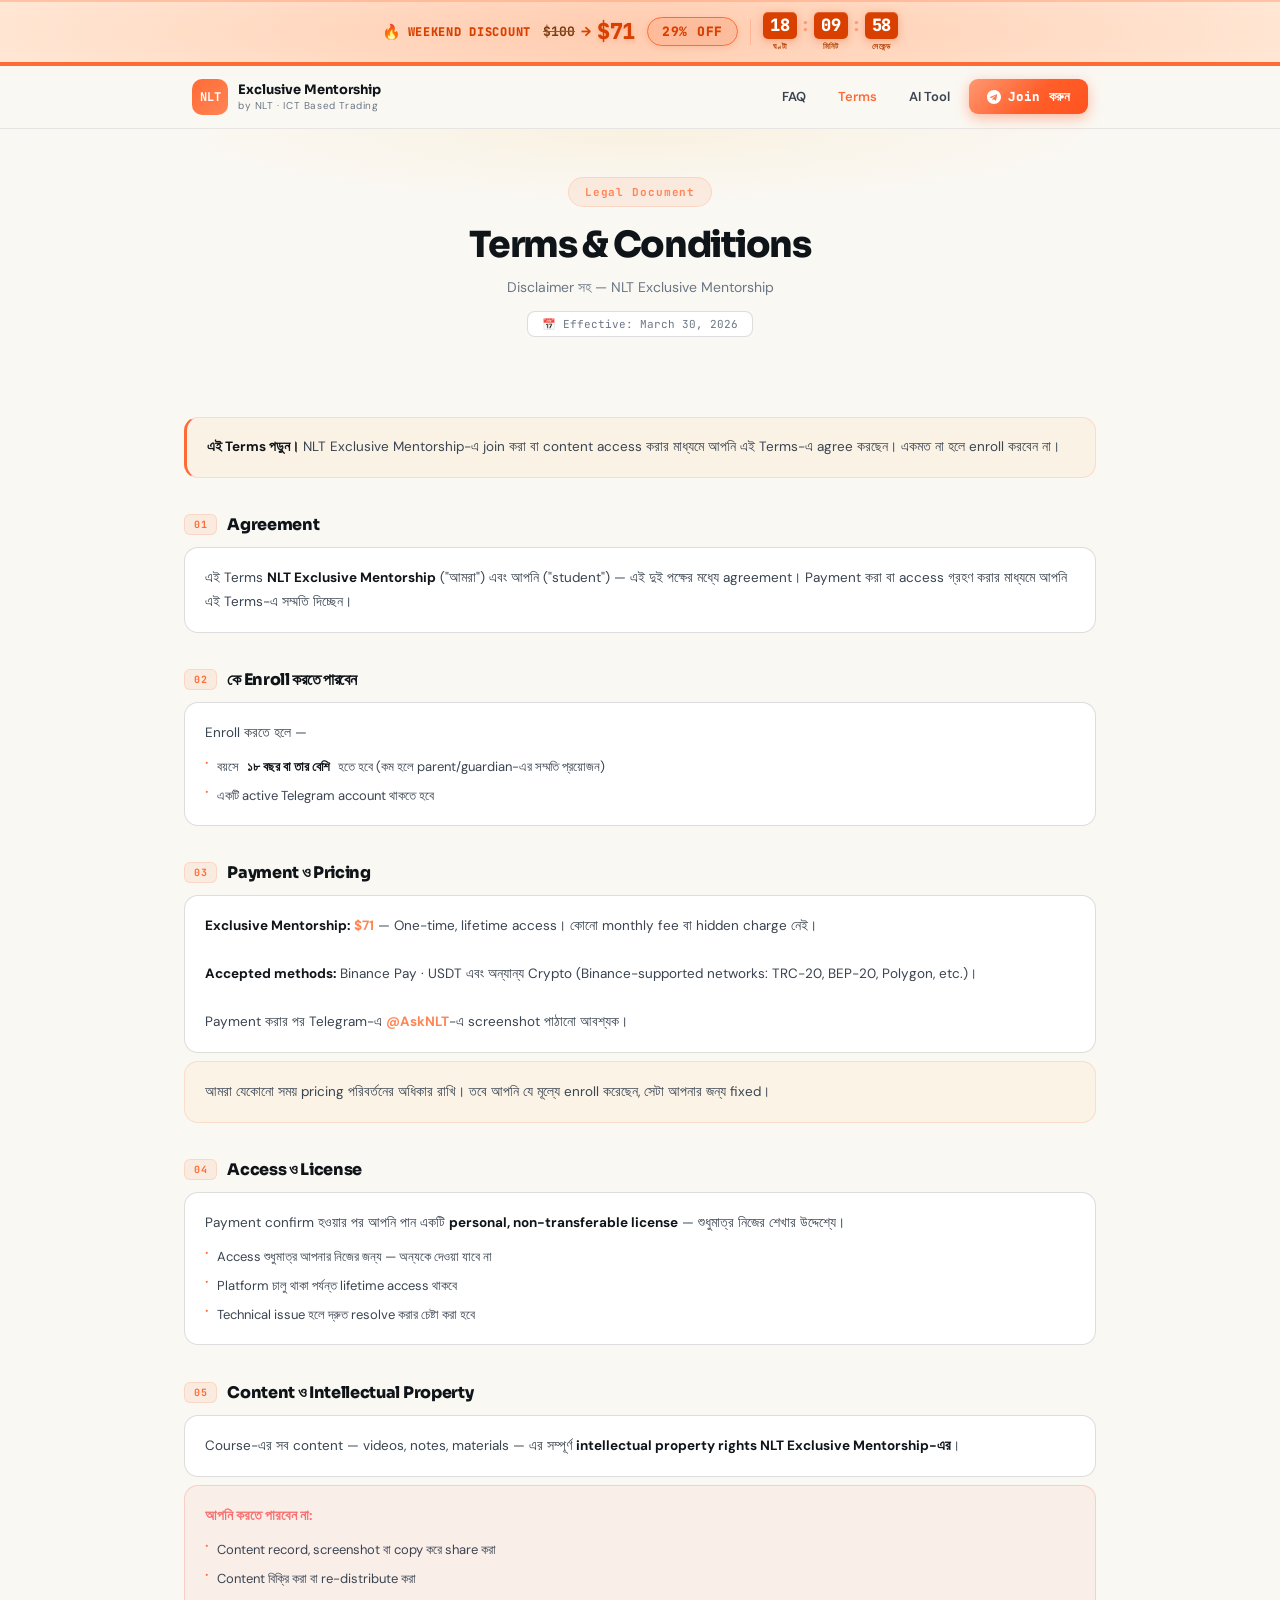
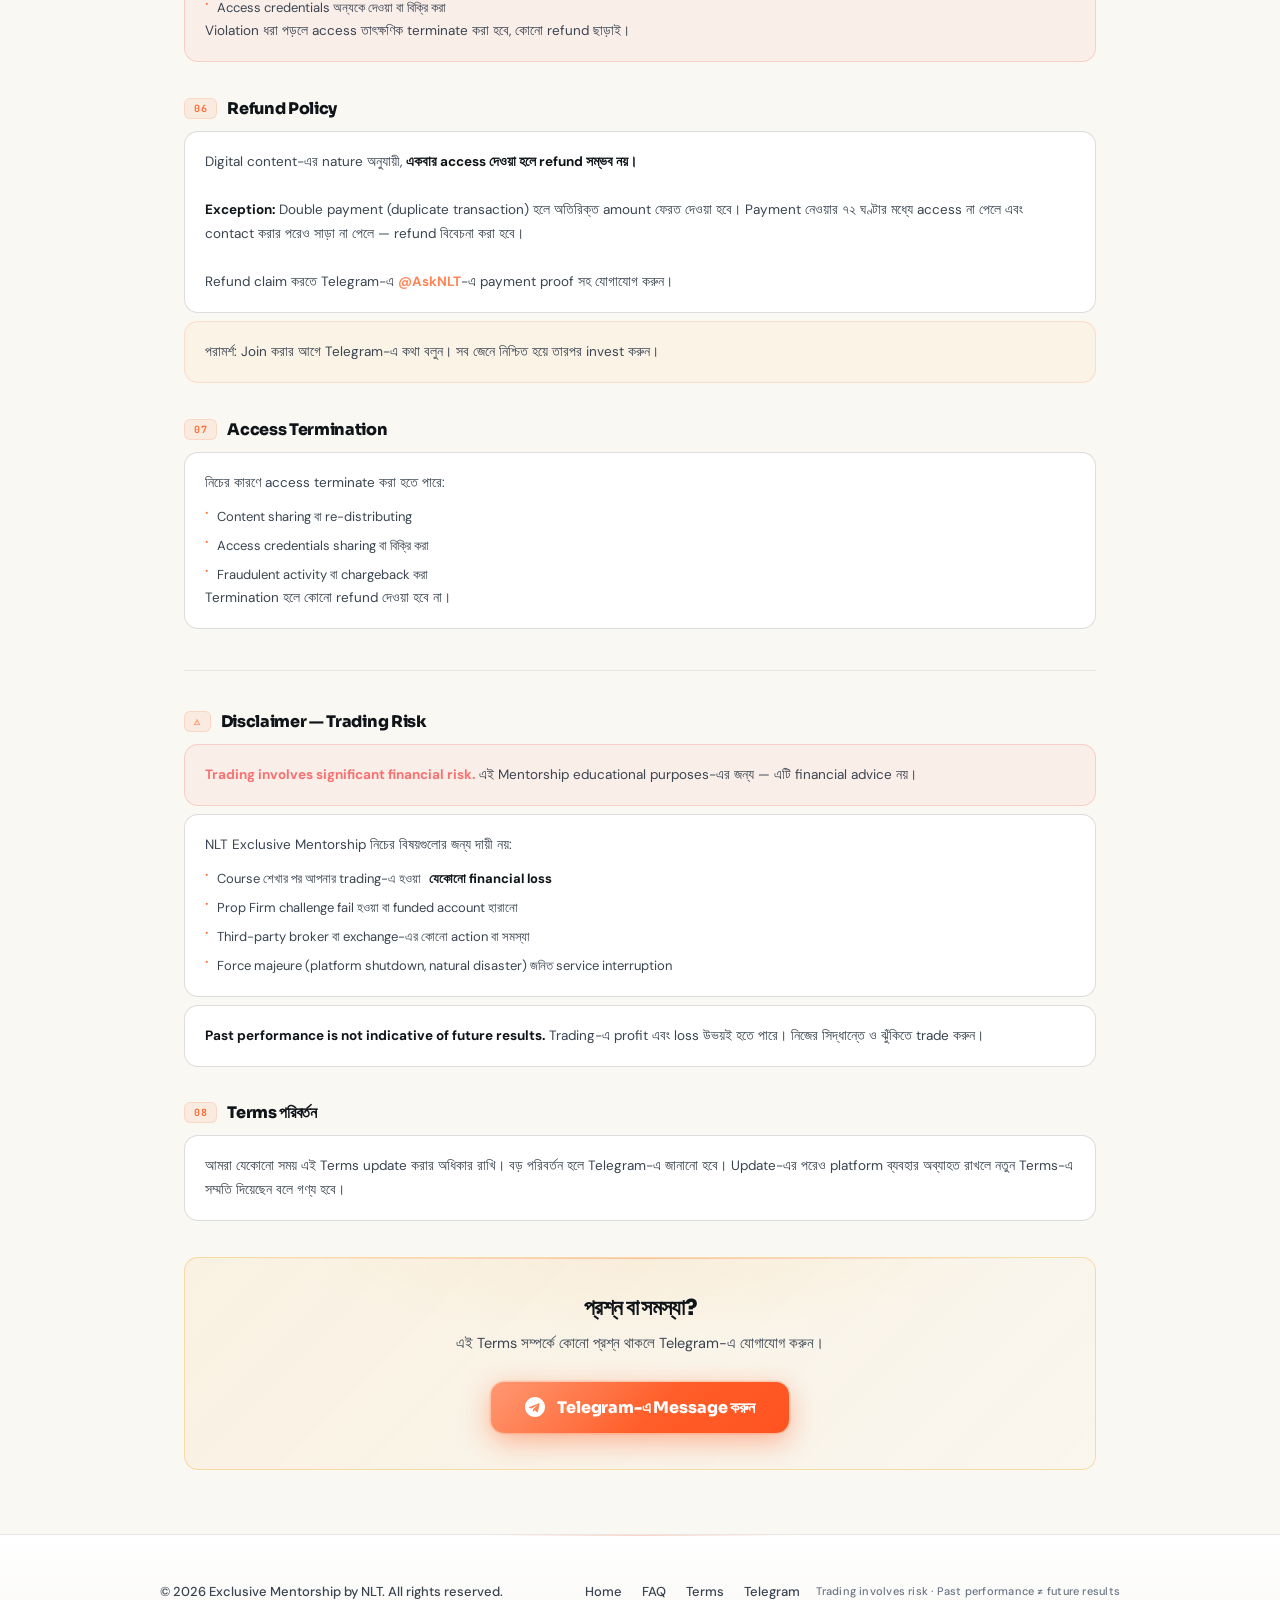
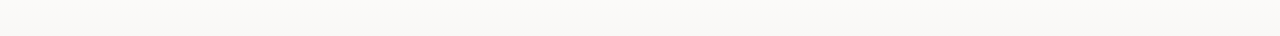
<file: terms.html>
<!doctype html>
<html lang="bn-BD">
  <head>
    <meta charset="utf-8" />
    <meta content="width=device-width,initial-scale=1.0" name="viewport" />
    <meta name="theme-color" content="#faf8f3" />
    <title>Terms & Conditions — Exclusive Mentorship by NLT</title>
    <meta
      content="NLT Exclusive Mentorship-এর Terms & Conditions এবং Disclaimer।"
      name="description"
    />
    <link rel="preconnect" href="https://fonts.googleapis.com" />
    <link rel="preconnect" href="https://fonts.gstatic.com" crossorigin />
    <link
      href="https://fonts.googleapis.com/css2?family=Sora:wght@400;500;600;700;800&family=DM+Sans:wght@400;500;600;700&family=JetBrains+Mono:wght@500;600;700&display=swap"
      rel="stylesheet"
    />
    <link
      href="data:image/svg+xml,%3Csvg xmlns='http://www.w3.org/2000/svg' viewBox='0 0 36 36'%3E%3Crect width='36' height='36' rx='9' fill='url(%23g)'/%3E%3Cdefs%3E%3ClinearGradient id='g' x1='0' y1='0' x2='1' y2='1'%3E%3Cstop offset='0%25' stop-color='%23d97706'/%3E%3Cstop offset='100%25' stop-color='%23b45309'/%3E%3C/linearGradient%3E%3C/defs%3E%3Ctext x='18' y='24' text-anchor='middle' font-family='system-ui' font-size='13' font-weight='800' fill='white'%3ENLT%3C/text%3E%3C/svg%3E"
      rel="icon"
      type="image/svg+xml"
    />
    <style>
      *,
      *::before,
      *::after {
        box-sizing: border-box;
        margin: 0;
        padding: 0;
      }

      :root {
        --bg: #faf8f3;
        --bg-card: #ffffff;
        --bg-elevated: #f5f3ee;
        --bg-surface: #f0ebe3;
        --ink: #0f1419;
        --ink-2: #3a4450;
        --ink-3: #6b7684;
        --line: rgba(15, 20, 25, 0.08);
        --line-s: rgba(15, 20, 25, 0.14);
        --amber: #ff6b35;
        --amber-s: #ff8555;
        --amber-dim: rgba(255, 107, 53, 0.09);
        --amber-b: rgba(255, 107, 53, 0.16);
        --blue: #0066ff;
        --blue-s: #3385ff;
        --blue-dim: rgba(0, 102, 255, 0.09);
        --blue-b: rgba(0, 102, 255, 0.15);
        --green: #00a86b;
        --green-s: #33bb7f;
        --H: "Sora", sans-serif;
        --B: "DM Sans", sans-serif;
        --M: "JetBrains Mono", monospace;
        --mw: 960px;
        --r: 14px;
      }

      html {
        scroll-behavior: smooth;
      }

      body {
        font-family: var(--B);
        color: var(--ink-2);
        background: var(--bg);
        -webkit-font-smoothing: antialiased;
        overflow-x: hidden;
      }

      a {
        color: inherit;
        text-decoration: none;
      }

      * {
        -webkit-tap-highlight-color: transparent;
      }

      a,
      button {
        touch-action: manipulation;
      }

      /* ═══ STICKY HEADER WRAPPER ═══ */
      .sticky-header {
        position: sticky;
        top: 0;
        z-index: 200;
      }

      /* ═══ NAV ═══ */
      .navbar {
        position: relative;
        background: rgba(250, 248, 243, 0.92);
        backdrop-filter: blur(20px);
        -webkit-backdrop-filter: blur(20px);
        border-bottom: 1px solid var(--line);
        transition: box-shadow 0.3s;
      }

      .navbar.scrolled {
        box-shadow: 0 2px 12px rgba(0, 0, 0, 0.08);
      }

      .nav-inner {
        max-width: var(--mw);
        margin: 0 auto;
        height: 62px;
        display: flex;
        align-items: center;
        justify-content: space-between;
        padding: 0 32px;
        gap: 16px;
      }

      .nav-logo {
        display: flex;
        align-items: center;
        gap: 10px;
      }

      .nav-logo-mark {
        width: 36px;
        height: 36px;
        background: linear-gradient(135deg, #ff6b35, #ff8555);
        border-radius: 10px;
        display: flex;
        align-items: center;
        justify-content: center;
        font-family: var(--M);
        font-size: 12px;
        font-weight: 700;
        color: #ffffff;
        flex-shrink: 0;
      }

      .nav-logo-name {
        font-family: var(--H);
        font-size: 13px;
        font-weight: 700;
        color: var(--ink);
        display: block;
        line-height: 1.3;
      }

      .nav-logo-sub {
        font-size: 10px;
        color: var(--ink-3);
        letter-spacing: 0.06em;
        display: block;
      }

      .nav-right {
        display: flex;
        align-items: center;
        gap: 6px;
      }

      .nav-link {
        font-size: 13px;
        font-weight: 600;
        color: var(--ink-2);
        padding: 7px 13px;
        border-radius: 8px;
        transition: all 0.2s;
      }

      .nav-link:hover {
        background: rgba(15, 20, 25, 0.06);
        color: var(--ink);
      }

      .nav-link.active {
        color: var(--amber);
      }

      .nav-cta {
        display: inline-flex;
        align-items: center;
        gap: 7px;
        background: linear-gradient(135deg, #ff6b35, #ff5320);
        color: #ffffff;
        font-family: var(--M);
        font-size: 12.5px;
        font-weight: 900;
        padding: 9px 18px;
        border-radius: 9px;
        text-decoration: none;
        position: relative;
        overflow: hidden;
        transition: all 0.25s cubic-bezier(0.34, 1.56, 0.64, 1);
        box-shadow: 0 4px 14px rgba(255, 107, 53, 0.45);
        letter-spacing: 0.01em;
        border: none;
        cursor: pointer;
      }

      .nav-cta::before {
        content: "";
        position: absolute;
        inset: 0;
        background: linear-gradient(
          135deg,
          rgba(255, 255, 255, 0.3),
          transparent 55%
        );
        pointer-events: none;
      }

      .nav-cta::after {
        content: "";
        position: absolute;
        top: 0;
        left: -100%;
        width: 60%;
        height: 100%;
        background: linear-gradient(
          90deg,
          transparent,
          rgba(255, 255, 255, 0.4),
          transparent
        );
        animation: btnShimmer 3s ease-in-out infinite;
      }

      .nav-cta:hover {
        transform: translateY(-2px) scale(1.05);
        box-shadow: 0 8px 24px rgba(255, 107, 53, 0.6);
        background: linear-gradient(135deg, #ff5320, #ff3d00);
      }

      .nav-cta:active {
        transform: translateY(0) scale(1.02);
      }

      @media (max-width: 540px) {
        .nav-link:not(.active) {
          display: none;
        }
      }

      /* ═══ PAGE HEADER ═══ */
      .page-hero {
        padding: 48px 24px 40px;
        text-align: center;
        position: relative;
        overflow: hidden;
      }

      .page-hero::before {
        content: "";
        position: absolute;
        inset: 0;
        background: radial-gradient(
          ellipse 55% 45% at 50% 0%,
          rgba(245, 158, 11, 0.08) 0%,
          transparent 65%
        );
        pointer-events: none;
      }

      .page-hero-inner {
        position: relative;
        z-index: 1;
        max-width: var(--mw);
        margin: 0 auto;
      }

      .page-badge {
        display: inline-block;
        font-family: var(--M);
        font-size: 11px;
        font-weight: 700;
        letter-spacing: 0.08em;
        padding: 7px 16px;
        border-radius: 100px;
        background: var(--amber-dim);
        border: 1px solid var(--amber-b);
        color: var(--amber-s);
        margin-bottom: 16px;
      }

      .page-title {
        font-family: var(--H);
        font-size: clamp(24px, 4.5vw, 36px);
        font-weight: 800;
        color: var(--ink);
        letter-spacing: -0.04em;
        line-height: 1.2;
        margin-bottom: 10px;
      }

      .page-sub {
        font-size: 14px;
        color: var(--ink-3);
        line-height: 1.65;
      }

      .page-date {
        display: inline-block;
        font-family: var(--M);
        font-size: 11px;
        color: var(--ink-3);
        margin-top: 12px;
        background: var(--bg-card);
        border: 1px solid var(--line-s);
        padding: 5px 14px;
        border-radius: 8px;
      }

      /* ═══ CONTENT ═══ */
      .wrap {
        max-width: var(--mw);
        margin: 0 auto;
        padding: 40px 24px 64px;
      }

      /* Alert box */
      .alert {
        background: rgba(245, 158, 11, 0.06);
        border: 1px solid var(--amber-b);
        border-radius: var(--r);
        padding: 18px 20px;
        margin-bottom: 36px;
        font-size: 13.5px;
        color: var(--ink-2);
        line-height: 1.7;
        border-left: 3px solid var(--amber);
      }

      .alert strong {
        color: var(--ink);
      }

      /* Section */
      .sec {
        margin-bottom: 36px;
      }

      .sec-num-row {
        display: flex;
        align-items: center;
        gap: 10px;
        margin-bottom: 12px;
      }

      .sec-num {
        font-family: var(--M);
        font-size: 10px;
        font-weight: 700;
        color: var(--amber);
        background: var(--amber-dim);
        border: 1px solid var(--amber-b);
        border-radius: 6px;
        padding: 3px 9px;
        letter-spacing: 0.06em;
      }

      .sec-title {
        font-family: var(--H);
        font-size: 16px;
        font-weight: 800;
        color: var(--ink);
        letter-spacing: -0.02em;
      }

      .sec-card {
        background: var(--bg-card);
        border: 1px solid var(--line-s);
        border-radius: var(--r);
        padding: 18px 20px;
        font-size: 13.5px;
        color: var(--ink-2);
        line-height: 1.78;
      }

      .sec-card + .sec-card {
        margin-top: 8px;
      }

      .sec-card strong {
        color: var(--ink);
        font-weight: 700;
      }

      .sec-card .hl {
        color: var(--amber-s);
        font-weight: 700;
      }

      .sec-card ul {
        list-style: none;
        margin-top: 10px;
        display: flex;
        flex-direction: column;
        gap: 6px;
      }

      .sec-card ul li {
        display: flex;
        align-items: flex-start;
        gap: 8px;
        font-size: 13px;
      }

      .sec-card ul li::before {
        content: "·";
        color: var(--amber);
        flex-shrink: 0;
        font-size: 18px;
        line-height: 1.1;
        margin-top: -1px;
      }

      .amber-card {
        background: rgba(245, 158, 11, 0.05);
        border-color: var(--amber-b) !important;
      }

      .red-card {
        background: rgba(239, 68, 68, 0.05);
        border: 1px solid rgba(239, 68, 68, 0.18) !important;
      }

      .red-card strong {
        color: #f87171;
      }

      /* Divider */
      .divider {
        height: 1px;
        background: var(--line);
        margin: 40px 0;
      }

      /* Contact box */
      .contact-box {
        background: linear-gradient(
          135deg,
          rgba(245, 158, 11, 0.07) 0%,
          rgba(245, 158, 11, 0.02) 100%
        );
        border: 1px solid rgba(245, 158, 11, 0.3);
        border-radius: var(--r);
        padding: 36px 28px;
        text-align: center;
        position: relative;
        overflow: hidden;
      }

      .contact-box::before {
        content: "";
        position: absolute;
        inset: 0;
        background: radial-gradient(
          ellipse 60% 55% at 50% 0%,
          rgba(245, 158, 11, 0.06) 0%,
          transparent 65%
        );
        pointer-events: none;
      }

      .contact-box::after {
        content: "";
        position: absolute;
        top: 0;
        left: 0;
        right: 0;
        height: 1px;
        background: linear-gradient(
          90deg,
          transparent 5%,
          var(--amber) 50%,
          transparent 95%
        );
        opacity: 0.35;
      }

      .contact-inner {
        position: relative;
        z-index: 1;
      }

      .contact-title {
        font-family: var(--H);
        font-size: 22px;
        font-weight: 800;
        color: var(--ink);
        letter-spacing: -0.03em;
        margin-bottom: 10px;
      }

      .contact-sub {
        font-size: 14.5px;
        color: var(--ink-2);
        margin-bottom: 26px;
        line-height: 1.7;
        max-width: 380px;
        margin-left: auto;
        margin-right: auto;
      }

      .contact-btn {
        display: inline-flex;
        flex-direction: row;
        align-items: center;
        justify-content: center;
        gap: 12px;
        background: linear-gradient(135deg, #ff6b35 0%, #ff5320 100%);
        color: #ffffff;
        font-family: var(--H);
        font-size: 16px;
        font-weight: 900;
        padding: 15px 34px;
        border-radius: 13px;
        text-decoration: none;
        position: relative;
        overflow: hidden;
        transition: all 0.3s cubic-bezier(0.34, 1.56, 0.64, 1);
        box-shadow:
          0 8px 28px rgba(255, 107, 53, 0.5),
          0 0 0 1.5px rgba(255, 107, 53, 0.2);
        white-space: nowrap;
        letter-spacing: -0.01em;
        border: none;
        cursor: pointer;
      }

      .contact-btn::before {
        content: "";
        position: absolute;
        inset: 0;
        background: linear-gradient(
          135deg,
          rgba(255, 255, 255, 0.3) 0%,
          transparent 55%
        );
        pointer-events: none;
      }

      .contact-btn::after {
        content: "";
        position: absolute;
        top: 0;
        left: -100%;
        width: 60%;
        height: 100%;
        background: linear-gradient(
          90deg,
          transparent,
          rgba(255, 255, 255, 0.4),
          transparent
        );
        animation: btnShimmer 2.6s ease-in-out infinite;
      }

      .contact-btn:hover {
        transform: translateY(-4px) scale(1.03);
        box-shadow:
          0 14px 48px rgba(255, 107, 53, 0.65),
          0 0 0 2px rgba(255, 107, 53, 0.3);
        background: linear-gradient(135deg, #ff5320 0%, #ff3d00 100%);
      }

      .contact-btn:active {
        transform: translateY(-2px) scale(1.01);
      }

      .contact-btn small {
        font-family: var(--B);
        font-size: 11px;
        font-weight: 500;
        color: rgba(0, 0, 0, 0.5);
      }

      /* ═══ FOOTER ═══ */
      .ft {
        background: linear-gradient(180deg, #ffffff 0%, #f9f8f6 100%);
        border-top: 1px solid var(--line);
        padding: 48px 24px 36px;
        position: relative;
        overflow: hidden;
      }

      .ft::before {
        content: "";
        position: absolute;
        top: 0;
        left: 50%;
        transform: translateX(-50%);
        width: 300px;
        height: 1px;
        background: linear-gradient(
          90deg,
          transparent,
          rgba(255, 107, 53, 0.3),
          transparent
        );
        pointer-events: none;
      }

      .ft-bot {
        max-width: var(--mw);
        margin: 0 auto;
        position: relative;
        z-index: 1;
        display: flex;
        flex-wrap: wrap;
        align-items: center;
        justify-content: space-between;
        gap: 16px;
      }

      .ft-copy {
        font-size: 13px;
        color: var(--ink-2);
        font-weight: 500;
        flex: 1;
        min-width: 200px;
      }

      .ft-disc {
        font-size: 11px;
        color: var(--ink-3);
        letter-spacing: 0.02em;
        font-weight: 500;
      }

      .ft-nav {
        display: flex;
        gap: 20px;
        align-items: center;
      }

      .ft-nav a {
        font-size: 13px;
        color: var(--ink-2);
        font-weight: 500;
        transition: all 0.3s ease;
        position: relative;
        text-decoration: none;
      }

      .ft-nav a::after {
        content: "";
        position: absolute;
        bottom: -4px;
        left: 0;
        width: 0;
        height: 2px;
        background: linear-gradient(90deg, #ff6b35, #ff8555);
        transition: width 0.3s ease;
      }

      .ft-nav a:hover {
        color: var(--amber-s);
      }

      .ft-nav a:hover::after {
        width: 100%;
      }

      @media (max-width: 640px) {
        .ft {
          padding: 40px 20px 32px;
        }

        .ft-bot {
          flex-direction: column;
          text-align: center;
          gap: 12px;
        }

        .ft-copy {
          width: 100%;
          min-width: unset;
          order: 1;
        }

        .ft-nav {
          order: 2;
          justify-content: center;
          width: 100%;
        }

        .ft-disc {
          order: 3;
          width: 100%;
        }
      }

      /* ═══ STICKY BAR ═══ */
      @media (max-width: 768px) {
        .sticky {
          position: fixed;
          bottom: 0;
          left: 0;
          right: 0;
          z-index: 500;
          padding: 10px 16px 18px;
          background: rgba(250, 248, 243, 0.98);
          border-top: 2px solid #ff6b35;
          backdrop-filter: blur(24px);
          -webkit-backdrop-filter: blur(24px);
          transform: translateY(100%);
          transition: transform 0.35s cubic-bezier(0.4, 0, 0.2, 1);
        }

        .sticky.on {
          transform: translateY(0);
        }

        .sticky a {
          display: flex;
          align-items: center;
          justify-content: center;
          gap: 10px;
          width: 100%;
          background: linear-gradient(135deg, #ff6b35 0%, #ff5320 100%);
          color: #ffffff;
          font-size: 16px;
          font-weight: 900;
          padding: 16px;
          border-radius: 13px;
          font-family: "Sora", sans-serif;
          position: relative;
          overflow: hidden;
          box-shadow: 0 8px 28px rgba(255, 107, 53, 0.55);
          letter-spacing: -0.01em;
          transition: all 0.3s cubic-bezier(0.34, 1.56, 0.64, 1);
          border: none;
          cursor: pointer;
        }

        .sticky a::before {
          content: "";
          position: absolute;
          inset: 0;
          background: linear-gradient(
            135deg,
            rgba(255, 255, 255, 0.3),
            transparent 55%
          );
          pointer-events: none;
        }

        .sticky a::after {
          content: "";
          position: absolute;
          top: 0;
          left: -100%;
          width: 60%;
          height: 100%;
          background: linear-gradient(
            90deg,
            transparent,
            rgba(255, 255, 255, 0.4),
            transparent
          );
          animation: btnShimmer 2.5s ease-in-out infinite;
        }

        .sticky a:hover {
          transform: translateY(-3px) scale(1.02);
          box-shadow: 0 12px 40px rgba(255, 107, 53, 0.7);
          background: linear-gradient(135deg, #ff5320 0%, #ff3d00 100%);
        }

        .sticky a:active {
          transform: translateY(-1px) scale(1.01);
        }
      }

      @media (min-width: 769px) {
        .sticky {
          display: none !important;
        }
      }

      .btt {
        position: fixed;
        bottom: 80px;
        right: 20px;
        z-index: 400;
        width: 40px;
        height: 40px;
        background: var(--bg-elevated);
        border: 1px solid var(--line-s);
        border-radius: 50%;
        display: flex;
        align-items: center;
        justify-content: center;
        cursor: pointer;
        opacity: 0;
        transform: translateY(10px);
        transition: all 0.3s;
        color: var(--ink-3);
      }

      .btt.on {
        opacity: 1;
        transform: translateY(0);
      }

      .btt:hover {
        border-color: var(--amber-b);
        color: var(--amber);
      }

      @media (max-width: 768px) {
        .btt {
          bottom: 86px;
          right: 14px;
        }
      }

      /* ══ DISCOUNT BAR ══ */
      .disc-bar {
        background: linear-gradient(90deg, #ffe8d6, #ffd9c0, #ffe8d6);
        border-bottom: 4px solid #ff6b35;
        border-top: 2px solid rgba(255, 107, 53, 0.3);
        padding: 10px 20px;
        display: flex;
        align-items: center;
        justify-content: center;
        gap: 12px;
        flex-wrap: wrap;
        position: relative;
        overflow: hidden;
        box-shadow: 0 4px 16px rgba(255, 107, 53, 0.18);
      }

      .disc-bar::before {
        content: "";
        position: absolute;
        inset: 0;
        background: radial-gradient(
          ellipse 60% 100% at 50%,
          rgba(255, 107, 53, 0.12),
          transparent
        );
        pointer-events: none;
      }

      .disc-bar.disc-urgent {
        animation: discPulse 1.2s ease-in-out infinite;
        box-shadow: 0 6px 24px rgba(255, 107, 53, 0.32);
      }

      @keyframes discPulse {
        0%,
        100% {
          transform: translateY(0);
          box-shadow: 0 6px 24px rgba(255, 107, 53, 0.32);
        }

        50% {
          transform: translateY(-2px);
          box-shadow: 0 8px 28px rgba(255, 107, 53, 0.42);
        }
      }

      .disc-fl {
        font-family: var(--M);
        font-size: 12px;
        font-weight: 900;
        color: #d94000;
        letter-spacing: 0.06em;
        text-transform: uppercase;
        position: relative;
        z-index: 1;
        white-space: nowrap;
        display: inline-flex;
        align-items: center;
        gap: 6px;
      }

      .disc-fl-fire {
        font-size: 15px;
        display: inline-block;
        animation: fireAnim 1s ease-in-out infinite;
      }

      @keyframes fireAnim {
        0%,
        100% {
          transform: scaleY(1) rotate(-2deg);
        }

        50% {
          transform: scaleY(1.08) rotate(2deg);
        }
      }

      .disc-price-group {
        display: inline-flex;
        align-items: center;
        gap: 6px;
        position: relative;
        z-index: 1;
      }

      .disc-orig {
        font-family: var(--M);
        font-size: 13px;
        font-weight: 700;
        color: #7a3a10;
        text-decoration: line-through;
        text-decoration-color: #d94000;
      }

      .disc-arr {
        color: #d94000;
        font-weight: 900;
        font-size: 13px;
        animation: arrBounce 0.7s ease-in-out infinite;
      }

      @keyframes arrBounce {
        0%,
        100% {
          transform: translateX(0);
        }

        50% {
          transform: translateX(4px);
        }
      }

      .disc-now {
        font-family: var(--M);
        font-size: 22px;
        font-weight: 900;
        color: #d94000;
        letter-spacing: -0.02em;
        text-shadow: 0 2px 4px rgba(217, 64, 0, 0.18);
      }

      .disc-badge {
        display: inline-flex;
        align-items: center;
        justify-content: center;
        font-family: var(--M);
        font-size: 13px;
        font-weight: 900;
        letter-spacing: 0.06em;
        text-transform: uppercase;
        background: linear-gradient(
          135deg,
          rgba(255, 107, 53, 0.18),
          rgba(217, 64, 0, 0.13)
        );
        color: #d94000;
        border: 1.5px solid #ff6b35;
        padding: 5px 14px;
        border-radius: 100px;
        position: relative;
        z-index: 1;
        box-shadow: 0 2px 6px rgba(217, 64, 0, 0.12);
      }

      .disc-vdiv {
        width: 1px;
        height: 26px;
        background: rgba(255, 107, 53, 0.25);
        flex-shrink: 0;
        position: relative;
        z-index: 1;
      }

      .disc-timer-wrap {
        display: inline-flex;
        align-items: center;
        gap: 6px;
        position: relative;
        z-index: 1;
      }

      .disc-timer-lbl {
        font-family: var(--M);
        font-size: 9px;
        font-weight: 700;
        color: #c43a00;
        letter-spacing: 0.07em;
        text-transform: uppercase;
        white-space: nowrap;
        display: inline-flex;
        align-items: center;
        gap: 5px;
      }

      .disc-timer-lbl::before {
        content: "";
        width: 7px;
        height: 7px;
        border-radius: 50%;
        background: #e03a00;
        flex-shrink: 0;
        animation: timerDot 0.9s ease-in-out infinite;
      }

      @keyframes timerDot {
        0%,
        100% {
          opacity: 1;
          transform: scale(1);
        }

        50% {
          opacity: 0.4;
          transform: scale(0.7);
        }
      }

      .disc-clock {
        display: inline-flex;
        align-items: center;
        gap: 2px;
      }

      .disc-unit {
        display: flex;
        flex-direction: column;
        align-items: center;
        gap: 2px;
      }

      .disc-d {
        font-family: var(--M);
        font-size: 17px;
        font-weight: 900;
        color: #fff;
        background: #d94000;
        padding: 4px 7px;
        border-radius: 5px;
        min-width: 32px;
        text-align: center;
        line-height: 1.1;
        letter-spacing: -0.01em;
        font-variant-numeric: tabular-nums;
        box-shadow:
          0 2px 8px rgba(217, 64, 0, 0.3),
          inset 0 1px 0 rgba(255, 255, 255, 0.18);
        display: block;
      }

      .disc-d.flip {
        animation: digitFlip 0.22s ease-in-out;
      }

      @keyframes digitFlip {
        0% {
          transform: scaleY(1);
          opacity: 1;
        }

        40% {
          transform: scaleY(0);
          opacity: 0;
        }

        60% {
          transform: scaleY(0);
          opacity: 0;
        }

        100% {
          transform: scaleY(1);
          opacity: 1;
        }
      }

      .disc-u-lbl {
        font-family: var(--M);
        font-size: 7.5px;
        font-weight: 700;
        color: #b04000;
        letter-spacing: 0.04em;
        text-transform: uppercase;
      }

      .disc-sep2 {
        font-family: var(--M);
        font-size: 18px;
        font-weight: 900;
        color: rgba(255, 107, 53, 0.5);
        margin: 0 1px;
        align-self: flex-start;
        padding-top: 2px;
        line-height: 1.25;
      }

      .disc-bar.disc-urgent .disc-d {
        background: #c00000;
        box-shadow: 0 2px 10px rgba(180, 0, 0, 0.35);
        animation: urgentFlash 0.65s ease-in-out infinite;
      }

      @keyframes urgentFlash {
        0%,
        100% {
          opacity: 1;
        }

        50% {
          opacity: 0.7;
        }
      }

      .disc-bar.disc-urgent .disc-u-lbl,
      .disc-bar.disc-urgent .disc-sep2,
      .disc-bar.disc-urgent .disc-timer-lbl {
        color: #a00000;
      }

      @media (max-width: 680px) {
        .disc-fl {
          display: none;
        }

        .disc-vdiv {
          display: none;
        }
      }

      @media (max-width: 520px) {
        .disc-bar {
          padding: 7px 10px;
          gap: 7px;
        }

        .disc-timer-lbl {
          display: none;
        }

        .disc-d {
          font-size: 14px;
          min-width: 27px;
          padding: 3px 5px;
        }

        .disc-sep2 {
          font-size: 15px;
        }

        .disc-u-lbl {
          font-size: 7px;
        }

        .disc-now {
          font-size: 18px;
        }

        .disc-badge {
          font-size: 10px;
          padding: 4px 9px;
        }
      }

      @media (max-width: 400px) {
        .disc-orig {
          display: none;
        }

        .disc-arr {
          display: none;
        }
      }

      @media (max-width: 480px) {
        .wrap {
          padding: 36px 16px 52px;
        }

        .ft-bot {
          flex-direction: column;
          align-items: center;
          text-align: center;
          gap: 10px;
        }

        .ft-bot nav {
          flex-wrap: wrap;
          justify-content: center;
        }
      }

      @media (max-width: 380px) {
        .nav-logo-sub {
          display: none;
        }

        .nav-cta {
          padding: 8px 13px;
          font-size: 11.5px;
        }
      }

      /* ══ NLT SHARED ANIMATION SYSTEM ══ */

      /* Missing btnShimmer keyframe */
      @keyframes btnShimmer {
        0% {
          left: -100%;
          opacity: 0;
        }

        15% {
          opacity: 1;
        }

        50% {
          left: 120%;
          opacity: 1;
        }

        51%,
        100% {
          left: 120%;
          opacity: 0;
        }
      }

      /* Page progress indicator */
      .section-progress {
        position: fixed;
        top: 0;
        left: 0;
        height: 2px;
        background: linear-gradient(90deg, #ff6b35, #ffb347);
        z-index: 9999;
        width: 0%;
        transition: width 0.1s linear;
        box-shadow: 0 0 8px rgba(255, 107, 53, 0.6);
      }

      /* Section title underline draw */
      .s-ttl {
        position: relative;
        background-size: 300% auto;
        animation: titleShine 6s linear infinite;
      }

      .s-ttl::after {
        content: "";
        position: absolute;
        bottom: -8px;
        left: 0;
        height: 2px;
        width: 0;
        background: linear-gradient(90deg, #ff6b35, #ffb347, #ff6b35);
        border-radius: 2px;
        transition: width 0.8s cubic-bezier(0.22, 1, 0.36, 1);
      }

      .s-ttl.title-revealed::after {
        width: 48px;
      }

      @keyframes titleShine {
        0% {
          background-position: 0% center;
        }

        100% {
          background-position: 300% center;
        }
      }

      /* Enhanced scroll reveal */
      .rv {
        opacity: 0;
        transform: translateY(18px) scale(0.99);
        transition:
          opacity 0.55s cubic-bezier(0.22, 1, 0.36, 1),
          transform 0.55s cubic-bezier(0.22, 1, 0.36, 1);
        will-change: opacity, transform;
      }

      .rv.on {
        opacity: 1;
        transform: translateY(0) scale(1);
      }

      /* FAQ enhanced interactions */
      .faq-item {
        transition:
          border-color 0.25s,
          box-shadow 0.25s,
          transform 0.25s;
      }

      .faq-item:hover {
        transform: translateX(3px);
        box-shadow: 0 4px 16px rgba(255, 107, 53, 0.07);
      }

      .faq-icon,
      .faq-ic {
        transition:
          transform 0.3s cubic-bezier(0.34, 1.56, 0.64, 1),
          background 0.25s,
          color 0.25s !important;
      }

      .faq-q:hover .faq-icon,
      .faq-q:hover .faq-ic {
        transform: rotate(15deg) scale(1.1) !important;
      }

      .faq-q.open .faq-icon,
      .faq-q.open .faq-ic {
        transform: rotate(45deg) scale(1.1) !important;
      }

      /* Button magnetic press */
      .btn-primary:active,
      .btn-ghost:active,
      .nav-cta:active {
        transform: translateY(1px) scale(0.98) !important;
      }

      /* Nav link underline draw */
      .nav-link {
        position: relative;
      }

      .nav-link::after {
        content: "";
        position: absolute;
        bottom: 2px;
        left: 10px;
        right: 10px;
        height: 1.5px;
        background: var(--amber, #ff6b35);
        transform: scaleX(0);
        transform-origin: center;
        transition: transform 0.25s cubic-bezier(0.22, 1, 0.36, 1);
      }

      .nav-link:hover::after {
        transform: scaleX(1);
      }

      /* Telegram pulse */
      .tg-pulse {
        animation: tgPulse 2.5s ease-in-out infinite;
      }

      @keyframes tgPulse {
        0%,
        100% {
          box-shadow:
            0 8px 28px rgba(255, 107, 53, 0.5),
            0 0 0 0 rgba(255, 107, 53, 0.25);
        }

        50% {
          box-shadow:
            0 10px 36px rgba(255, 107, 53, 0.65),
            0 0 0 8px rgba(255, 107, 53, 0);
        }
      }

      /* Animated section divider */
      .section-divider {
        height: 1px;
        margin: 0 auto 48px;
        background: linear-gradient(
          90deg,
          transparent 0%,
          rgba(255, 107, 53, 0.2) 50%,
          transparent 100%
        );
        background-size: 200% auto;
        animation: dividerFlow 4s linear infinite;
      }

      @keyframes dividerFlow {
        0% {
          background-position: 0% center;
        }

        100% {
          background-position: 200% center;
        }
      }

      /* Filter buttons hover (FAQ page) */
      .filter-btn {
        transition: all 0.25s cubic-bezier(0.22, 1, 0.36, 1) !important;
      }

      .filter-btn:hover {
        transform: translateY(-2px) scale(1.04) !important;
      }

      .filter-btn.active {
        animation: filterBtnPop 0.3s cubic-bezier(0.34, 1.56, 0.64, 1);
      }

      @keyframes filterBtnPop {
        from {
          transform: scale(0.92);
        }

        to {
          transform: scale(1);
        }
      }

      /* Reduced motion */
      @media (prefers-reduced-motion: reduce) {
        *,
        *::before,
        *::after {
          animation-duration: 0.01ms !important;
          animation-iteration-count: 1 !important;
          transition-duration: 0.01ms !important;
        }
      }
    </style>
  </head>

  <body>
    <div class="section-progress" id="sectionProgress"></div>
    <!-- ════ STICKY HEADER ════ -->
    <header class="sticky-header">
      <!-- ════ DISCOUNT BAR ════ -->
      <div class="disc-bar" id="discBar">
        <span class="disc-fl"
          ><span class="disc-fl-fire">🔥</span
          ><span id="discName">সীমিত সময়ের Offer</span></span
        >
        <span class="disc-price-group">
          <span class="disc-orig" id="dOrig"></span>
          <span class="disc-arr">→</span>
          <span class="disc-now" id="dNow"></span>
        </span>
        <span class="disc-badge" id="dSave"></span>
        <span class="disc-vdiv"></span>
        <span class="disc-timer-wrap">
          <span class="disc-clock" id="discClock">
            <span class="disc-unit"
              ><span class="disc-d" id="tH">00</span
              ><span class="disc-u-lbl">ঘণ্টা</span></span
            >
            <span class="disc-sep2">:</span>
            <span class="disc-unit"
              ><span class="disc-d" id="tM">00</span
              ><span class="disc-u-lbl">মিনিট</span></span
            >
            <span class="disc-sep2">:</span>
            <span class="disc-unit"
              ><span class="disc-d" id="tS">00</span
              ><span class="disc-u-lbl">সেকেন্ড</span></span
            >
          </span>
        </span>
      </div>
      <!-- ════ NAVBAR ════ -->
      <nav class="navbar" id="navbar">
        <div class="nav-inner">
          <a class="nav-logo" href="index.html">
            <div class="nav-logo-mark">NLT</div>
            <div>
              <span class="nav-logo-name">Exclusive Mentorship</span>
              <span class="nav-logo-sub">by NLT · ICT Based Trading</span>
            </div>
          </a>
          <div class="nav-right">
            <a class="nav-link" href="faq.html">FAQ</a>
            <a class="nav-link active" href="terms.html">Terms</a>
            <a class="nav-link" href="analysis.html">AI Tool</a>
            <a
              class="nav-cta"
              href="https://t.me/AskNLT"
              target="_blank"
              rel="noopener noreferrer"
              ><svg
                width="14"
                height="14"
                viewBox="0 0 24 24"
                fill="currentColor"
              >
                <path
                  d="M12 0C5.373 0 0 5.373 0 12s5.373 12 12 12 12-5.373 12-12S18.627 0 12 0zm5.562 8.248-2.01 9.456c-.148.658-.537.818-1.084.508l-3-2.21-1.447 1.394c-.16.16-.295.295-.605.295l.213-3.053 5.56-5.023c.242-.213-.054-.334-.373-.12l-6.87 4.326-2.962-.924c-.643-.204-.658-.643.136-.953l11.57-4.461c.537-.194 1.006.131.872.765z"
                />
              </svg>
              Join করুন</a
            >
          </div>
        </div>
      </nav>
    </header>
    <!-- ════ PAGE HEADER ════ -->
    <div class="page-hero">
      <div class="page-hero-inner">
        <div class="page-badge">Legal Document</div>
        <h1 class="page-title">Terms &amp; Conditions</h1>
        <p class="page-sub">Disclaimer সহ — NLT Exclusive Mentorship</p>
        <div class="page-date">📅 Effective: March 30, 2026</div>
      </div>
    </div>
    <!-- ════ CONTENT ════ -->
    <div class="wrap">
      <!-- Alert -->
      <div class="alert rv">
        <strong>এই Terms পড়ুন।</strong> NLT Exclusive Mentorship-এ join করা বা
        content access করার মাধ্যমে আপনি এই Terms-এ agree করছেন। একমত না হলে
        enroll করবেন না।
      </div>
      <!-- 1. Agreement -->
      <div class="sec rv">
        <div class="sec-num-row">
          <span class="sec-num">01</span
          ><span class="sec-title">Agreement</span>
        </div>
        <div class="sec-card">
          এই Terms <strong>NLT Exclusive Mentorship</strong> ("আমরা") এবং আপনি
          ("student") — এই দুই পক্ষের মধ্যে agreement। Payment করা বা access
          গ্রহণ করার মাধ্যমে আপনি এই Terms-এ সম্মতি দিচ্ছেন।
        </div>
      </div>
      <!-- 2. Eligibility -->
      <div class="sec rv">
        <div class="sec-num-row">
          <span class="sec-num">02</span
          ><span class="sec-title">কে Enroll করতে পারবেন</span>
        </div>
        <div class="sec-card">
          Enroll করতে হলে —
          <ul>
            <li>
              বয়সে <strong>১৮ বছর বা তার বেশি</strong> হতে হবে (কম হলে
              parent/guardian-এর সম্মতি প্রয়োজন)
            </li>
            <li>একটি active Telegram account থাকতে হবে</li>
          </ul>
        </div>
      </div>
      <!-- 3. Payment -->
      <div class="sec rv">
        <div class="sec-num-row">
          <span class="sec-num">03</span
          ><span class="sec-title">Payment ও Pricing</span>
        </div>
        <div class="sec-card">
          <strong>Exclusive Mentorship:</strong>
          <span class="hl" id="termsPrice">$39</span> — One-time, lifetime
          access। কোনো monthly fee বা hidden charge নেই।<br /><br />
          <strong>Accepted methods:</strong> Binance Pay · USDT এবং অন্যান্য
          Crypto (Binance-supported networks: TRC-20, BEP-20, Polygon, etc.)।<br /><br />
          Payment করার পর Telegram-এ <span class="hl">@AskNLT</span>-এ
          screenshot পাঠানো আবশ্যক।
        </div>
        <div class="sec-card amber-card">
          আমরা যেকোনো সময় pricing পরিবর্তনের অধিকার রাখি। তবে আপনি যে মূল্যে
          enroll করেছেন, সেটা আপনার জন্য fixed।
        </div>
      </div>
      <!-- 4. Access -->
      <div class="sec rv">
        <div class="sec-num-row">
          <span class="sec-num">04</span
          ><span class="sec-title">Access ও License</span>
        </div>
        <div class="sec-card">
          Payment confirm হওয়ার পর আপনি পান একটি
          <strong>personal, non-transferable license</strong> — শুধুমাত্র নিজের
          শেখার উদ্দেশ্যে।
          <ul>
            <li>Access শুধুমাত্র আপনার নিজের জন্য — অন্যকে দেওয়া যাবে না</li>
            <li>Platform চালু থাকা পর্যন্ত lifetime access থাকবে</li>
            <li>Technical issue হলে দ্রুত resolve করার চেষ্টা করা হবে</li>
          </ul>
        </div>
      </div>
      <!-- 5. IP -->
      <div class="sec rv">
        <div class="sec-num-row">
          <span class="sec-num">05</span
          ><span class="sec-title">Content ও Intellectual Property</span>
        </div>
        <div class="sec-card">
          Course-এর সব content — videos, notes, materials — এর সম্পূর্ণ
          <strong
            >intellectual property rights NLT Exclusive Mentorship-এর</strong
          >।
        </div>
        <div class="sec-card red-card">
          <strong>আপনি করতে পারবেন না:</strong>
          <ul>
            <li>Content record, screenshot বা copy করে share করা</li>
            <li>Content বিক্রি করা বা re-distribute করা</li>
            <li>Access credentials অন্যকে দেওয়া বা বিক্রি করা</li>
          </ul>
          Violation ধরা পড়লে access তাৎক্ষণিক terminate করা হবে, কোনো refund
          ছাড়াই।
        </div>
      </div>
      <!-- 6. Refund -->
      <div class="sec rv">
        <div class="sec-num-row">
          <span class="sec-num">06</span
          ><span class="sec-title">Refund Policy</span>
        </div>
        <div class="sec-card">
          Digital content-এর nature অনুযায়ী,
          <strong>একবার access দেওয়া হলে refund সম্ভব নয়।</strong><br /><br />
          <strong>Exception:</strong> Double payment (duplicate transaction) হলে
          অতিরিক্ত amount ফেরত দেওয়া হবে। Payment নেওয়ার ৭২ ঘণ্টার মধ্যে
          access না পেলে এবং contact করার পরেও সাড়া না পেলে — refund বিবেচনা
          করা হবে।<br /><br />
          Refund claim করতে Telegram-এ <span class="hl">@AskNLT</span>-এ payment
          proof সহ যোগাযোগ করুন।
        </div>
        <div class="sec-card amber-card">
          পরামর্শ: Join করার আগে Telegram-এ কথা বলুন। সব জেনে নিশ্চিত হয়ে তারপর
          invest করুন।
        </div>
      </div>
      <!-- 7. Termination -->
      <div class="sec rv">
        <div class="sec-num-row">
          <span class="sec-num">07</span
          ><span class="sec-title">Access Termination</span>
        </div>
        <div class="sec-card">
          নিচের কারণে access terminate করা হতে পারে:
          <ul>
            <li>Content sharing বা re-distributing</li>
            <li>Access credentials sharing বা বিক্রি করা</li>
            <li>Fraudulent activity বা chargeback করা</li>
          </ul>
          Termination হলে কোনো refund দেওয়া হবে না।
        </div>
      </div>
      <!-- Divider -->
      <div class="divider rv"></div>
      <!-- DISCLAIMER -->
      <div class="sec rv">
        <div class="sec-num-row">
          <span class="sec-num">⚠️</span
          ><span class="sec-title">Disclaimer — Trading Risk</span>
        </div>
        <div class="sec-card red-card">
          <strong>Trading involves significant financial risk.</strong> এই
          Mentorship educational purposes-এর জন্য — এটি financial advice নয়।
        </div>
        <div class="sec-card">
          NLT Exclusive Mentorship নিচের বিষয়গুলোর জন্য দায়ী নয়:
          <ul>
            <li>
              Course শেখার পর আপনার trading-এ হওয়া
              <strong>যেকোনো financial loss</strong>
            </li>
            <li>Prop Firm challenge fail হওয়া বা funded account হারানো</li>
            <li>Third-party broker বা exchange-এর কোনো action বা সমস্যা</li>
            <li>
              Force majeure (platform shutdown, natural disaster) জনিত service
              interruption
            </li>
          </ul>
        </div>
        <div class="sec-card">
          <strong>Past performance is not indicative of future results.</strong>
          Trading-এ profit এবং loss উভয়ই হতে পারে। নিজের সিদ্ধান্তে ও ঝুঁকিতে
          trade করুন।
        </div>
      </div>
      <!-- 8. Changes -->
      <div class="sec rv">
        <div class="sec-num-row">
          <span class="sec-num">08</span
          ><span class="sec-title">Terms পরিবর্তন</span>
        </div>
        <div class="sec-card">
          আমরা যেকোনো সময় এই Terms update করার অধিকার রাখি। বড় পরিবর্তন হলে
          Telegram-এ জানানো হবে। Update-এর পরেও platform ব্যবহার অব্যাহত রাখলে
          নতুন Terms-এ সম্মতি দিয়েছেন বলে গণ্য হবে।
        </div>
      </div>
      <!-- Contact -->
      <div class="contact-box rv">
        <div class="contact-inner">
          <div class="contact-title">প্রশ্ন বা সমস্যা?</div>
          <div class="contact-sub">
            এই Terms সম্পর্কে কোনো প্রশ্ন থাকলে Telegram-এ যোগাযোগ করুন।
          </div>
          <a
            class="contact-btn"
            href="https://t.me/AskNLT"
            target="_blank"
            rel="noopener noreferrer"
          >
            <svg
              width="20"
              height="20"
              viewBox="0 0 24 24"
              fill="currentColor"
              style="position: relative; z-index: 1; flex-shrink: 0"
            >
              <path
                d="M12 0C5.373 0 0 5.373 0 12s5.373 12 12 12 12-5.373 12-12S18.627 0 12 0zm5.562 8.248-2.01 9.456c-.148.658-.537.818-1.084.508l-3-2.21-1.447 1.394c-.16.16-.295.295-.605.295l.213-3.053 5.56-5.023c.242-.213-.054-.334-.373-.12l-6.87 4.326-2.962-.924c-.643-.204-.658-.643.136-.953l11.57-4.461c.537-.194 1.006.131.872.765z"
              />
            </svg>
            <span style="position: relative; z-index: 1"
              >Telegram-এ Message করুন</span
            >
          </a>
        </div>
      </div>
    </div>
    <!-- ════ FOOTER ════ -->
    <footer class="ft">
      <div class="ft-bot">
        <span class="ft-copy"
          >© 2026 Exclusive Mentorship by NLT. All rights reserved.</span
        >
        <nav class="ft-nav">
          <a href="index.html">Home</a>
          <a href="faq.html">FAQ</a>
          <a href="terms.html">Terms</a>
          <a
            href="https://t.me/AskNLT"
            target="_blank"
            rel="noopener noreferrer"
            >Telegram</a
          >
        </nav>
        <span class="ft-disc"
          >Trading involves risk · Past performance ≠ future results</span
        >
      </div>
    </footer>
    <button
      class="btt"
      id="btt"
      onclick="scrollTo({ top: 0, behavior: 'smooth' })"
      aria-label="Back to top"
    >
      <svg
        fill="none"
        stroke="currentColor"
        stroke-width="2.5"
        viewBox="0 0 24 24"
        width="16"
        height="16"
      >
        <path d="M18 15l-6-6-6 6" />
      </svg>
    </button>
    <script>
      /* ══ DISCOUNT + TIMER SYSTEM ══ */
      (function () {
        var ORIG = 100;

        /* Date-seeded discount — based on UTC date (Forex Daily Candle = UTC 00:00 = BD 06:00 AM). Range: 31–41% */
        function getDailyDiscount() {
          var now = new Date();
          var seed =
            now.getUTCFullYear() * 10000 +
            (now.getUTCMonth() + 1) * 100 +
            now.getUTCDate();
          seed = ((seed ^ (seed >>> 16)) * 0x45d9f3b) >>> 0;
          seed = ((seed ^ (seed >>> 16)) * 0x45d9f3b) >>> 0;
          seed = seed ^ (seed >>> 16);
          return 31 + (seed % 11); /* 31 to 41 */
        }
        var disc = getDailyDiscount();
        var CURR = Math.round(ORIG * (1 - disc / 100));

        function setTxt(id, v) {
          var e = document.getElementById(id);
          if (e) e.textContent = v;
        }
        setTxt("dOrig", "$" + ORIG);
        setTxt("dNow", "$" + CURR);
        setTxt("dSave", disc + "% OFF");
        setTxt("termsPrice", "$" + CURR);
        var dayNames = [
          "Weekend Discount",
          "Welcome Discount",
          "Fortune Discount",
          "Fortune Discount",
          "Fortune Discount",
          "Jumma Discount",
          "Weekend Discount",
        ];
        setTxt("discName", dayNames[new Date().getUTCDay()]);

        function pad(n) {
          return n < 10 ? "0" + n : "" + n;
        }

        function animSet(id, val) {
          var el = document.getElementById(id);
          if (!el) return;
          var v = pad(val);
          if (el.textContent !== v) {
            el.classList.remove("flip");
            void el.offsetWidth;
            el.classList.add("flip");
            el.textContent = v;
          }
        }

        function tick() {
          var now = new Date();
          var end = new Date(
            Date.UTC(
              now.getUTCFullYear(),
              now.getUTCMonth(),
              now.getUTCDate() + 1,
              0,
              0,
              0,
            ),
          );
          var diff = Math.max(0, end - now);
          var h = Math.floor(diff / 3600000),
            m = Math.floor((diff % 3600000) / 60000),
            s = Math.floor((diff % 60000) / 1000);
          animSet("tH", h);
          animSet("tM", m);
          animSet("tS", s);
          var bar = document.getElementById("discBar");
          if (bar) bar.classList.toggle("disc-urgent", h < 1);
        }
        tick();
        setInterval(tick, 1000);
      })();

      const nb = document.getElementById("navbar");
      window.addEventListener(
        "scroll",
        () => nb && nb.classList.toggle("scrolled", scrollY > 20),
        { passive: true },
      );

      const ro = new IntersectionObserver(
        (e) => {
          e.forEach((x) => {
            if (x.isIntersecting) {
              x.target.classList.add("on");
              ro.unobserve(x.target);
            }
          });
        },
        { threshold: 0.1, rootMargin: "0px 0px -30px 0px" },
      );
      document.querySelectorAll(".rv").forEach((el, i) => {
        el.style.transitionDelay = (i % 6) * 0.07 + "s";
        ro.observe(el);
      });
      setTimeout(
        () =>
          document
            .querySelectorAll(".rv:not(.on)")
            .forEach((el) => el.classList.add("on")),
        1400,
      );

      /* Sticky */
      (function () {
        var b = document.getElementById("sticky");
        if (!b || window.innerWidth > 768) return;
        window.addEventListener(
          "scroll",
          function () {
            if (scrollY > 300) b.classList.add("on");
          },
          { passive: true },
        );
      })();

      /* BTT */
      (function () {
        var b = document.getElementById("btt");
        if (!b) return;
        window.addEventListener(
          "scroll",
          () => b.classList.toggle("on", scrollY > 400),
          { passive: true },
        );
      })();

      /* ══ NLT SHARED ANIMATION ENGINE ══ */
      (function () {
        var isMobile = window.matchMedia("(max-width:640px)").matches;
        var prefersReduced = window.matchMedia(
          "(prefers-reduced-motion: reduce)",
        ).matches;

        /* Progress bar */
        var prog = document.getElementById("sectionProgress");
        if (prog) {
          window.addEventListener(
            "scroll",
            function () {
              var scrolled =
                (document.documentElement.scrollTop /
                  (document.documentElement.scrollHeight -
                    window.innerHeight)) *
                100;
              prog.style.width = Math.min(100, scrolled) + "%";
            },
            { passive: true },
          );
        }

        /* Section title reveal */
        var titleObs = new IntersectionObserver(
          function (entries) {
            entries.forEach(function (e) {
              if (e.isIntersecting) {
                e.target.classList.add("title-revealed");
                titleObs.unobserve(e.target);
              }
            });
          },
          { threshold: 0.25 },
        );
        document.querySelectorAll(".s-ttl").forEach(function (t) {
          titleObs.observe(t);
        });

        /* Enhanced scroll reveal */
        var rvObs = new IntersectionObserver(
          function (entries) {
            entries.forEach(function (e) {
              if (e.isIntersecting) {
                e.target.classList.add("on");
                rvObs.unobserve(e.target);
              }
            });
          },
          { threshold: 0.08, rootMargin: "0px 0px -20px 0px" },
        );
        document.querySelectorAll(".rv").forEach(function (el, i) {
          el.style.transitionDelay = (i % 5) * 0.07 + "s";
          rvObs.observe(el);
        });
        setTimeout(function () {
          document.querySelectorAll(".rv:not(.on)").forEach(function (el) {
            el.classList.add("on");
          });
        }, 1800);

        /* 3D tilt on FAQ items */
        if (!isMobile && !prefersReduced) {
          document.querySelectorAll(".faq-item").forEach(function (card) {
            card.addEventListener("mousemove", function (e) {
              var r = card.getBoundingClientRect();
              var x = (e.clientX - r.left) / r.width - 0.5;
              var y = (e.clientY - r.top) / r.height - 0.5;
              card.style.transform =
                "perspective(700px) rotateX(" +
                -y * 3 +
                "deg) rotateY(" +
                x * 3 +
                "deg) translateX(3px)";
            });
            card.addEventListener("mouseleave", function () {
              card.style.transform = "";
            });
          });
        }

        /* Telegram pulse */
        document.querySelectorAll('a[href*="t.me"]').forEach(function (btn) {
          btn.classList.add("tg-pulse");
        });

        /* Magnetic buttons */
        if (!isMobile && !prefersReduced) {
          document
            .querySelectorAll(".btn-primary, .btn-ghost, .nav-cta")
            .forEach(function (btn) {
              btn.addEventListener("mousemove", function (e) {
                var r = btn.getBoundingClientRect();
                var dx = ((e.clientX - r.left - r.width / 2) / r.width) * 10;
                var dy = ((e.clientY - r.top - r.height / 2) / r.height) * 8;
                btn.style.transform =
                  "translate(" +
                  dx +
                  "px," +
                  dy +
                  "px) translateY(-3px) scale(1.03)";
              });
              btn.addEventListener("mouseleave", function () {
                btn.style.transform = "";
              });
            });
        }

        /* Nav link underline */
        document.querySelectorAll(".nav-link::after"); // CSS handles it
      })();
    </script>
  </body>
</html>
</file>
